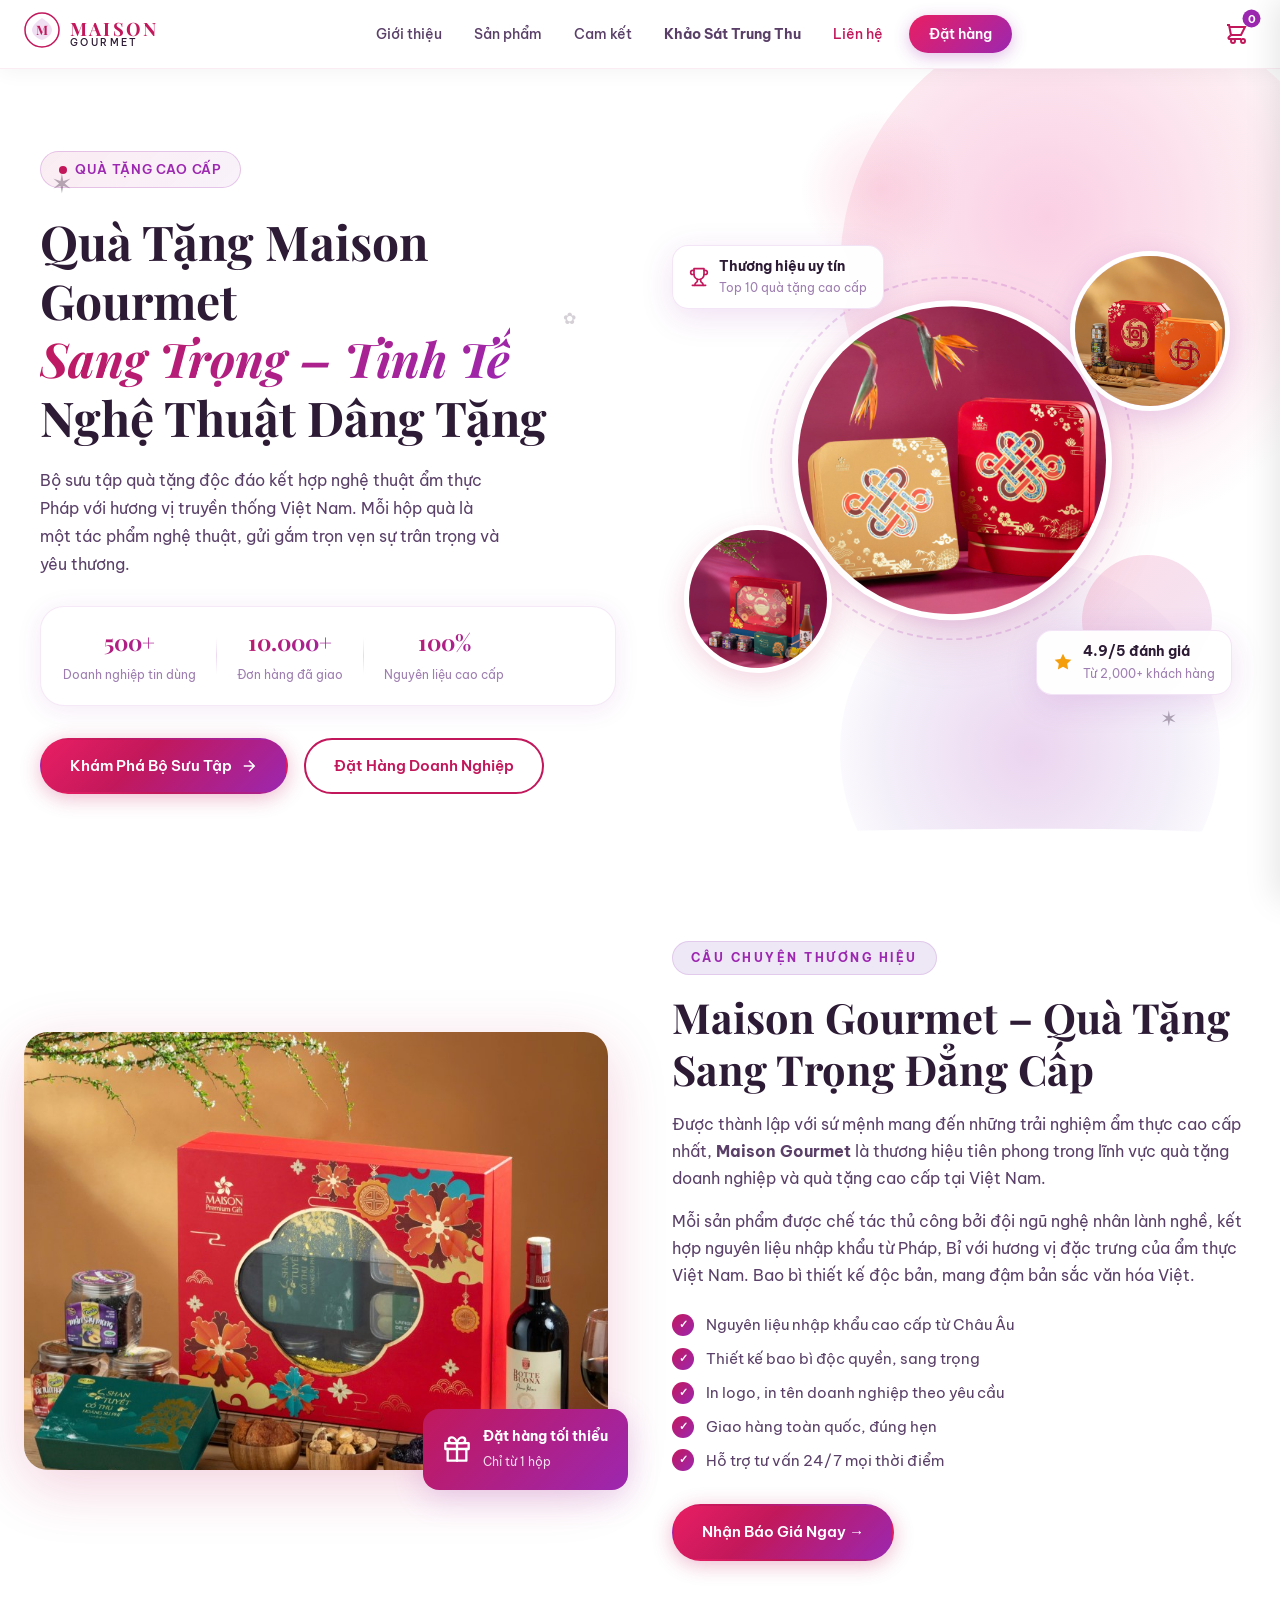
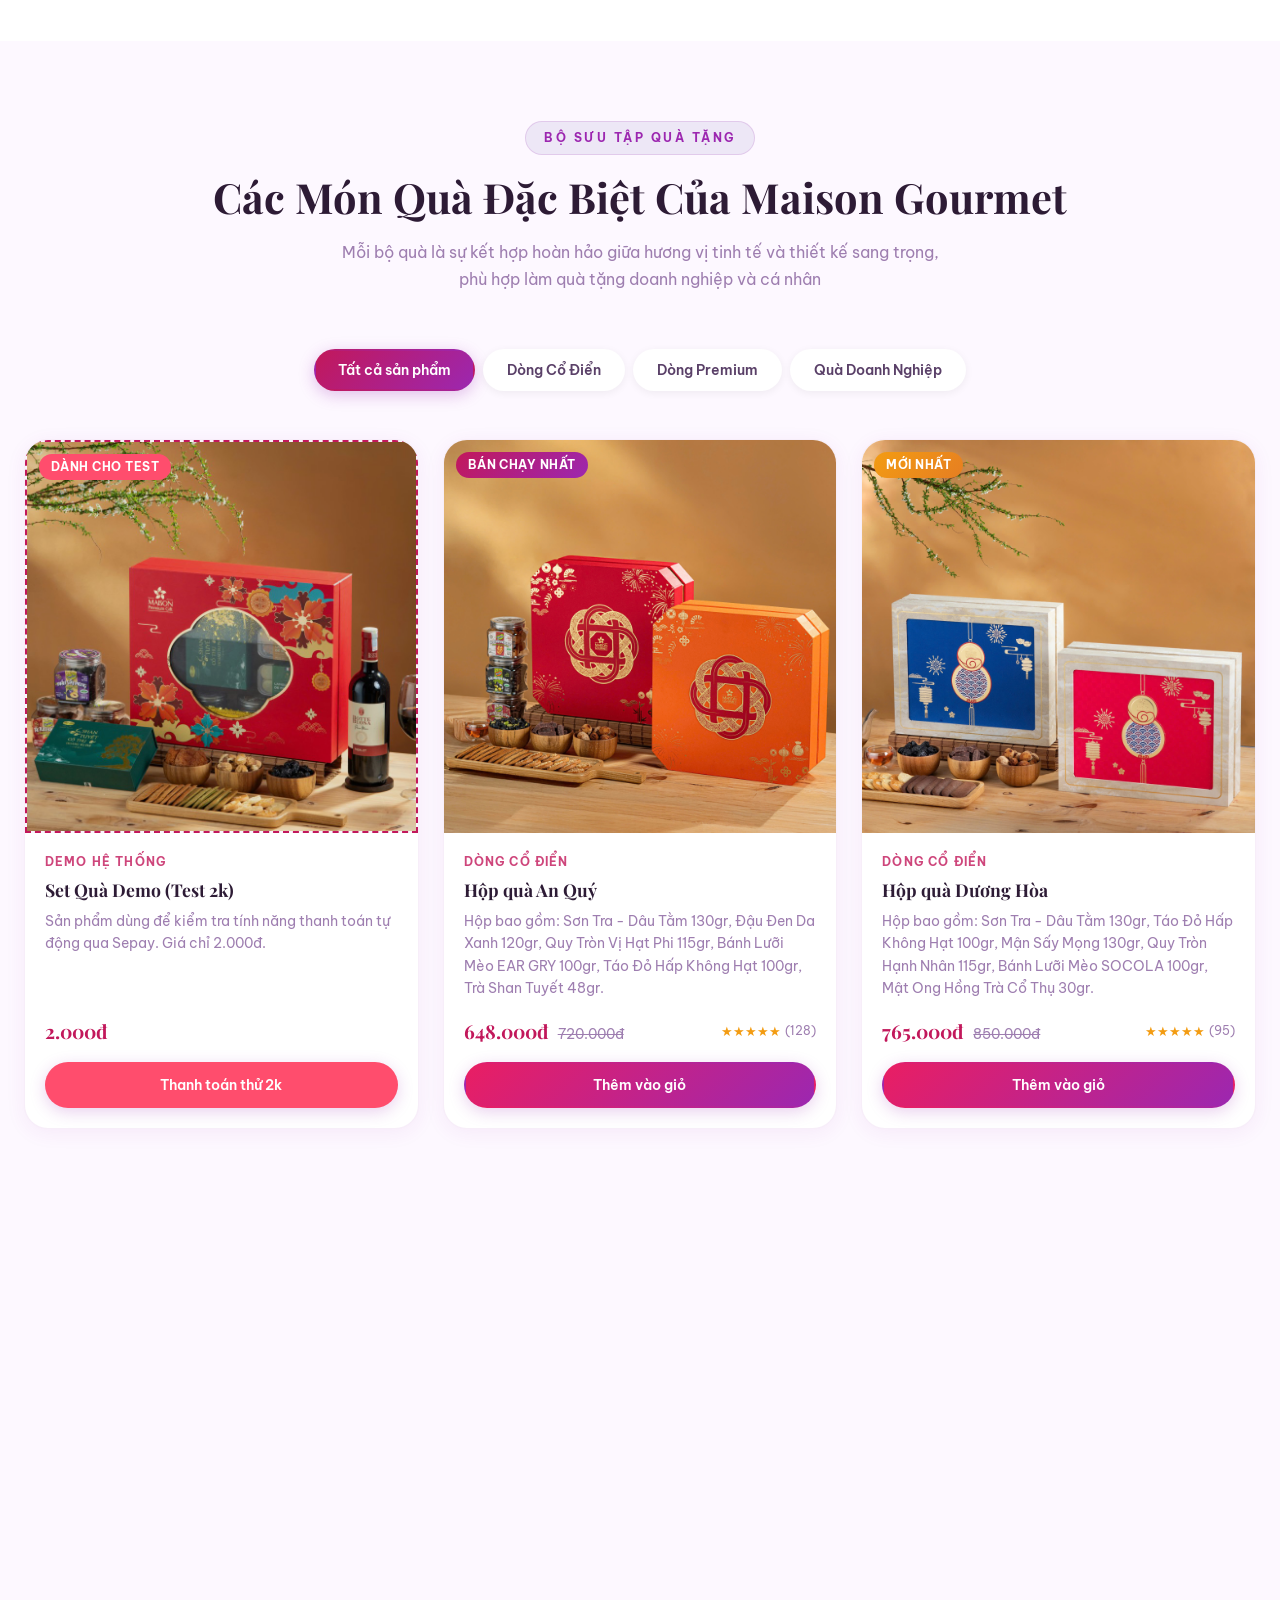
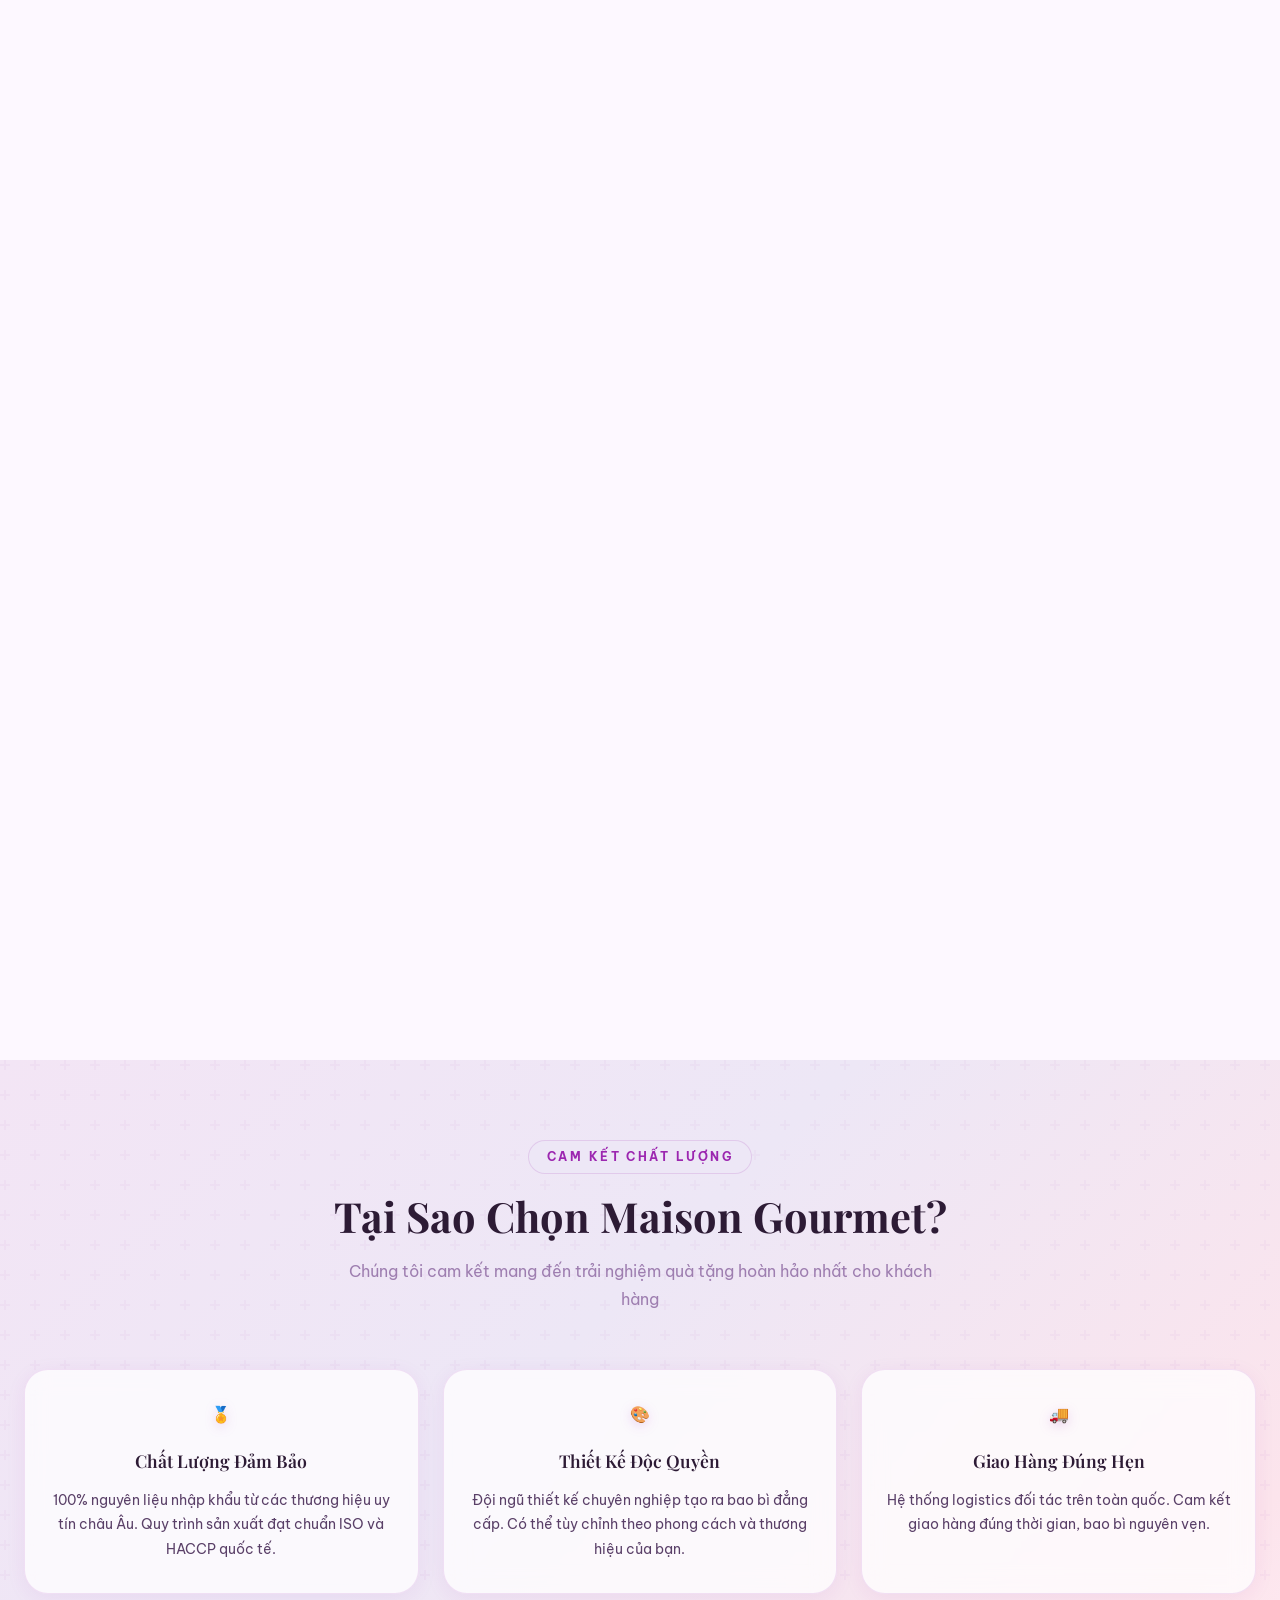
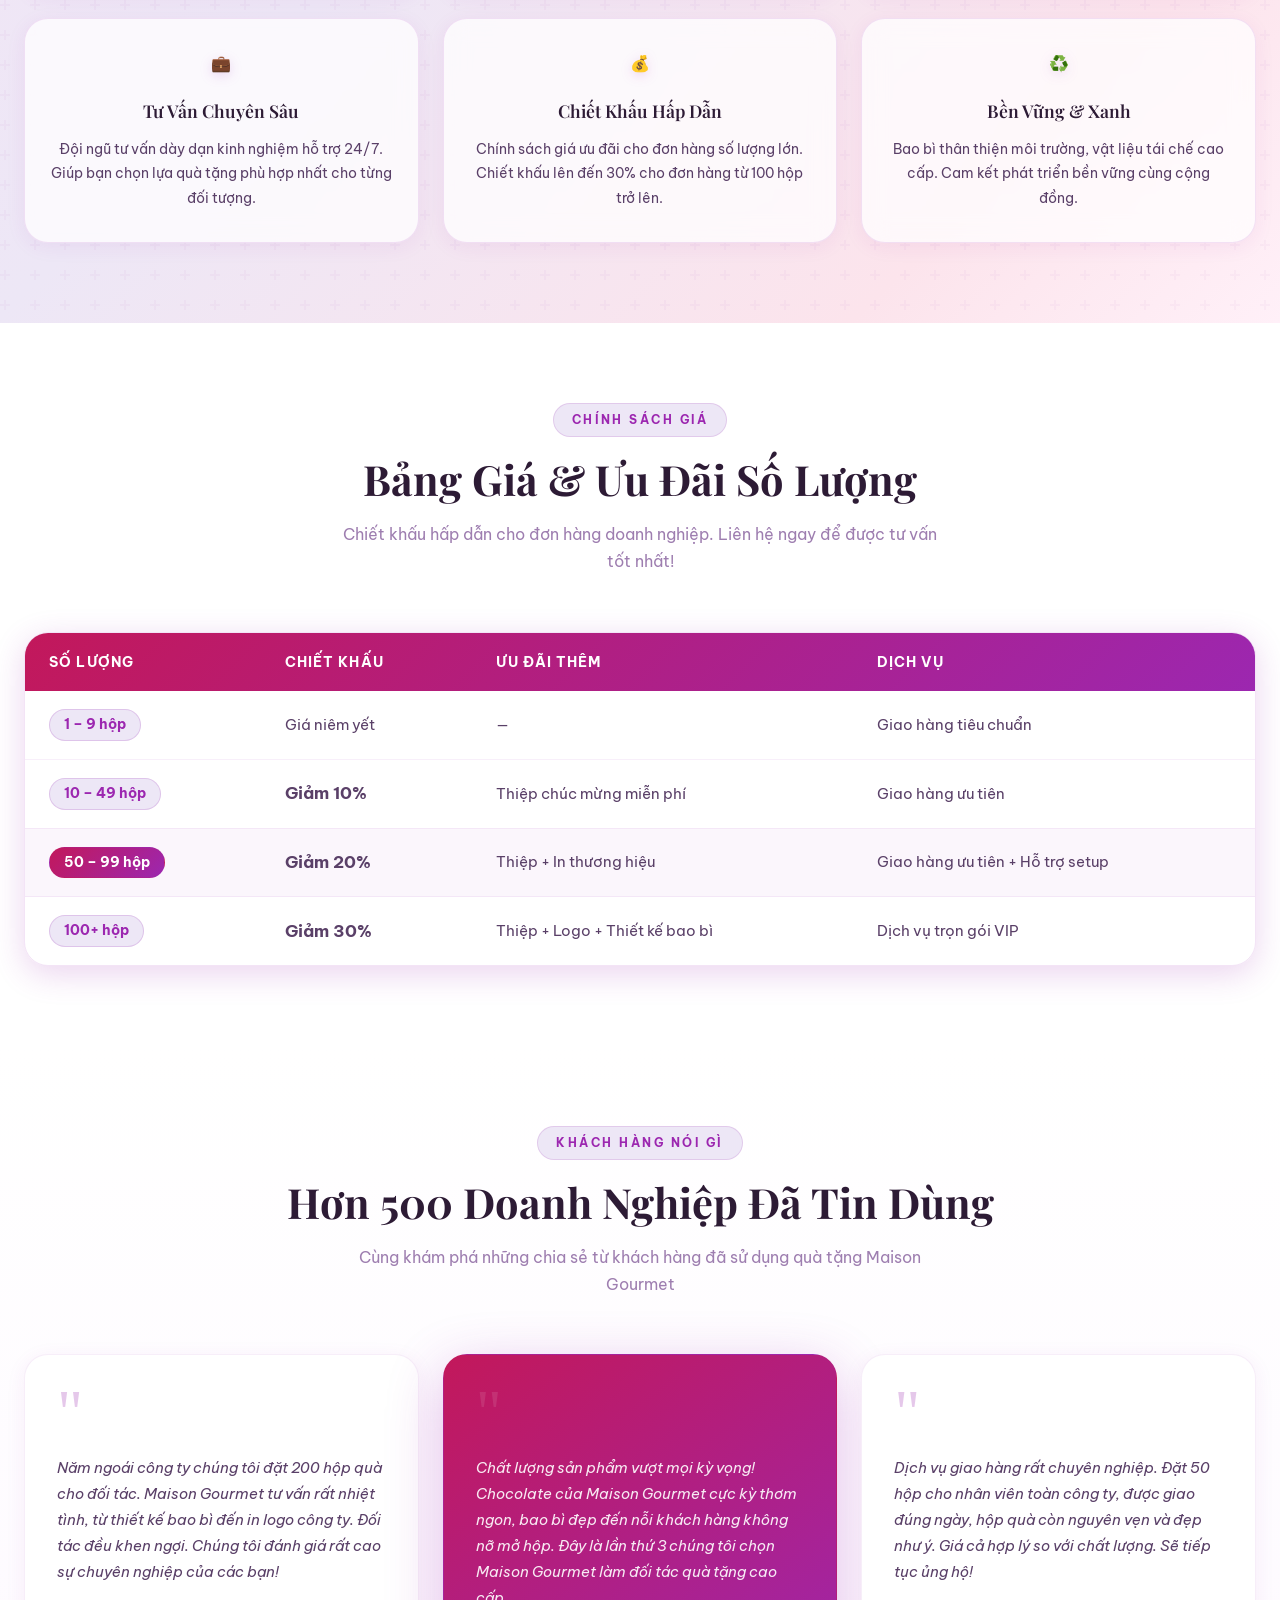
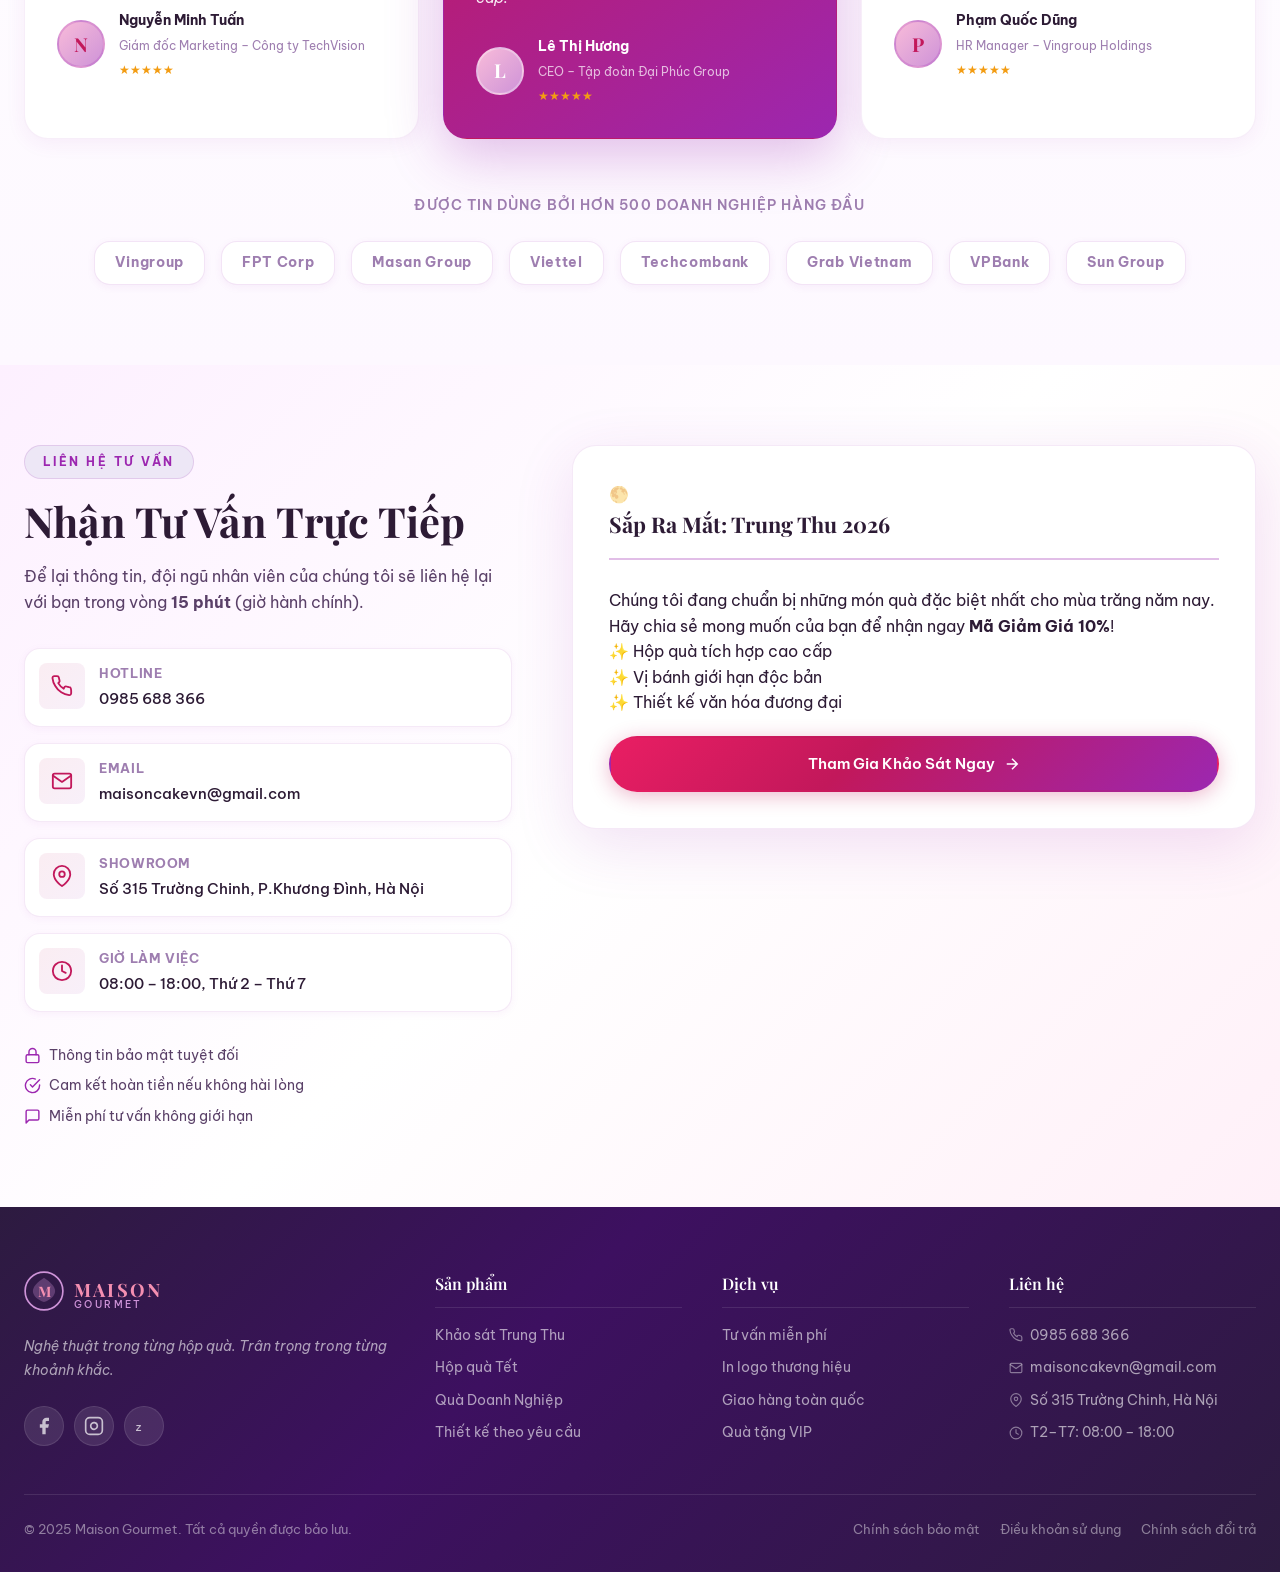
<file: index.html>
<!DOCTYPE html>
<html lang="vi">
<head>
  <meta charset="UTF-8" />
  <meta name="viewport" content="width=device-width, initial-scale=1.0" />
  <meta name="description" content="Maison Gourmet - Quà Tặng Cao Cấp. Bộ quà tặng sang trọng, tinh tế dành cho doanh nghiệp và cá nhân. Đặt hàng ngay hôm nay!" />
  <meta property="og:title" content="Quà Tặng Maison Gourmet - Sang Trọng & Tinh Tế" />
  <meta property="og:description" content="Bộ sưu tập quà tặng cao cấp từ Maison Gourmet - Lựa chọn hoàn hảo cho doanh nghiệp và cá nhân" />
  <title>Quà Tặng Maison Gourmet | Sang Trọng – Tinh Tế – Đẳng Cấp</title>
  <link rel="preconnect" href="https://fonts.googleapis.com" />
  <link rel="preconnect" href="https://fonts.gstatic.com" crossorigin />
  <link href="https://fonts.googleapis.com/css2?family=Playfair+Display:ital,wght@0,400;0,600;0,700;1,400&family=Be+Vietnam+Pro:wght@300;400;500;600;700&display=swap" rel="stylesheet" />
  <link rel="stylesheet" href="style.css" />
</head>
<body>

  <!-- TOP ANNOUNCEMENT BAR -->
  <div class="announcement-bar" id="announcement-bar">
    <div class="announcement-inner">
      <span style="display:inline-flex;align-items:center;gap:5px"><svg width="13" height="13" fill="none" viewBox="0 0 24 24" stroke="currentColor" stroke-width="2.5" style="opacity:.9"><polyline points="20 12 20 22 4 22 4 12"/><rect x="2" y="7" width="20" height="5"/><line x1="12" y1="22" x2="12" y2="7"/><path d="M12 7H7.5a2.5 2.5 0 0 1 0-5C11 2 12 7 12 7z"/><path d="M12 7h4.5a2.5 2.5 0 0 0 0-5C13 2 12 7 12 7z"/></svg> Đặt hàng từ 50 hộp – Tặng ngay thiệp chúc mừng in tên thương hiệu miễn phí!</span>
      <span class="divider">|</span>
      <span style="display:inline-flex;align-items:center;gap:5px"><svg width="13" height="13" fill="none" viewBox="0 0 24 24" stroke="currentColor" stroke-width="2.5" style="opacity:.9"><rect x="1" y="3" width="15" height="13"/><polygon points="16 8 20 8 23 11 23 16 16 16 16 8"/><circle cx="5.5" cy="18.5" r="2.5"/><circle cx="18.5" cy="18.5" r="2.5"/></svg> Giao hàng toàn quốc – Miễn phí từ 20 hộp</span>
      <span class="divider">|</span>
      <span style="display:inline-flex;align-items:center;gap:5px"><svg width="13" height="13" fill="none" viewBox="0 0 24 24" stroke="currentColor" stroke-width="2.5" style="opacity:.9"><path d="M22 16.92v3a2 2 0 0 1-2.18 2 19.79 19.79 0 0 1-8.63-3.07A19.5 19.5 0 0 1 4.69 12a19.79 19.79 0 0 1-3.07-8.67A2 2 0 0 1 3.6 1.27h3a2 2 0 0 1 2 1.72c.127.96.361 1.903.7 2.81a2 2 0 0 1-.45 2.11L7.91 8.91a16 16 0 0 0 6 6l.91-1.91a2 2 0 0 1 2.11-.45c.907.339 1.85.573 2.81.7A2 2 0 0 1 21.73 15z"/></svg> Hotline: <strong>0985 688 366</strong></span>
    </div>
  </div>

  <!-- FLASH SALE BANNER -->
  <div class="flash-sale-banner" id="flash-sale-banner" style="display: none;">
    <div class="sale-info">
      <svg width="24" height="24" viewBox="0 0 24 24" fill="none" stroke="currentColor" stroke-width="3"><path d="M13 2L3 14h9l-1 8 10-12h-9l1-8z"/></svg>
      <span>FLASH SALE GIẢM 30% – CHỈ CÒN:</span>
    </div>
    <div class="countdown-timer" id="countdown-timer">
      <div class="timer-unit">
        <span class="timer-box" id="timer-days">00</span>
        <span class="timer-label">Ngày</span>
      </div>
      <div class="timer-unit">
        <span class="timer-box" id="timer-hours">00</span>
        <span class="timer-label">Giờ</span>
      </div>
      <div class="timer-unit">
        <span class="timer-box" id="timer-mins">00</span>
        <span class="timer-label">Phút</span>
      </div>
      <div class="timer-unit">
        <span class="timer-box" id="timer-secs">00</span>
        <span class="timer-label">Giây</span>
      </div>
    </div>
  </div>

  <!-- NAVIGATION -->
  <nav class="navbar" id="navbar">
    <div class="nav-container">
      <a href="#" class="nav-logo" id="nav-logo-link">
        <div class="logo-mark">
          <svg width="36" height="36" viewBox="0 0 36 36" fill="none">
            <circle cx="18" cy="18" r="17" stroke="#c2185b" stroke-width="1.5"/>
            <path d="M18 6 C12 10, 8 14, 8 18 C8 22, 12 26, 18 28 C24 26, 28 22, 28 18 C28 14, 24 10, 18 6Z" fill="#9c27b0" opacity="0.15"/>
            <text x="18" y="23" text-anchor="middle" font-family="Playfair Display" font-size="13" font-weight="700" fill="#c2185b">M</text>
          </svg>
        </div>
        <div class="logo-text">
          <span class="logo-main">MAISON</span>
          <span class="logo-sub">GOURMET</span>
        </div>
      </a>

      <ul class="nav-links" id="nav-links">
        <li><a href="#about" class="nav-link">Giới thiệu</a></li>
        <li><a href="#products" class="nav-link">Sản phẩm</a></li>
        <li><a href="#why-us" class="nav-link">Cam kết</a></li>
        <li><a href="khao-sat-trung-thu.html" class="nav-link" style="color:var(--primary); font-weight:700">Khảo Sát Trung Thu</a></li>
        <li><a href="#order" class="nav-link">Liên hệ</a></li>
        <li><a href="#order" class="nav-cta-link">Đặt hàng</a></li>
      </ul>

      <div class="nav-actions">
        <button class="cart-btn" id="cart-btn" aria-label="Giỏ hàng">
          <svg width="24" height="24" fill="none" viewBox="0 0 24 24" stroke="currentColor" stroke-width="2"><path d="M3 3h2l.4 2M7 13h10l4-8H5.4M7 13L5.4 5M7 13l-2.293 2.293c-.63.63-.184 1.707.707 1.707H17M9 21a2 2 0 100-4 2 2 0 000 4zm10 0a2 2 0 100-4 2 2 0 000 4z"/></svg>
          <span class="cart-badge" id="cart-badge">0</span>
        </button>
        <button class="hamburger" id="hamburger" aria-label="Menu">
          <span></span><span></span><span></span>
        </button>
      </div>
    </div>
  </nav>

  <!-- HERO SECTION -->
  <section class="hero" id="hero">
    <div class="hero-bg-decoration">
      <div class="hero-blob-pink"></div>
      <div class="hero-blob-purple"></div>
      <div class="hero-blob-sm"></div>
      <div class="petal petal-1">✶</div>
      <div class="petal petal-2">✵</div>
      <div class="petal petal-3">✿</div>
      <div class="petal petal-4">✶</div>
    </div>

    <div class="hero-container">
      <div class="hero-content">
        <div class="hero-badge">
          <span class="badge-dot"></span>
          Quà Tặng Cao Cấp
        </div>
        <h1 class="hero-title">
          Quà Tặng Maison Gourmet<br/>
          <em>Sang Trọng – Tinh Tế</em><br/>
          Nghệ Thuật Dâng Tặng
        </h1>
        <p class="hero-description">
          Bộ sưu tập quà tặng độc đáo kết hợp nghệ thuật ẩm thực Pháp với hương vị truyền thống Việt Nam.
          Mỗi hộp quà là một tác phẩm nghệ thuật, gửi gắm trọn vẹn sự trân trọng và yêu thương.
        </p>
        <div class="hero-stats">
          <div class="stat-item">
            <strong>500+</strong>
            <span>Doanh nghiệp tin dùng</span>
          </div>
          <div class="stat-divider"></div>
          <div class="stat-item">
            <strong>10,000+</strong>
            <span>Đơn hàng đã giao</span>
          </div>
          <div class="stat-divider"></div>
          <div class="stat-item">
            <strong>100%</strong>
            <span>Nguyên liệu cao cấp</span>
          </div>
        </div>
        <div class="hero-actions">
          <a href="#products" class="btn btn-primary" id="hero-explore-btn">
            <span>Khám Phá Bộ Sưu Tập</span>
            <svg width="18" height="18" viewBox="0 0 24 24" fill="none" stroke="currentColor" stroke-width="2"><path d="M5 12h14M12 5l7 7-7 7"/></svg>
          </a>
          <a href="#order" class="btn btn-outline" id="hero-order-btn">Đặt Hàng Doanh Nghiệp</a>
        </div>
      </div>

      <div class="hero-visual" id="hero-visual">
        <!-- Decorative rotating ring -->
        <div class="hero-ring-deco"></div>

        <!-- Main large circle -->
        <div class="hero-circle-main" id="hero-circle-main">
          <img src="hero_product.png" alt="Quà tặng Maison Gourmet cao cấp" id="hero-main-img" />
        </div>

        <!-- Small circle top-right -->
        <div class="hero-circle-sm1" id="hero-circle-sm1" title="Nhấn để xem">
          <img src="product1.png" alt="Hộp quà cao cấp" />
        </div>

        <!-- Small circle bottom-left -->
        <div class="hero-circle-sm2" id="hero-circle-sm2" title="Nhấn để xem">
          <img src="product3.png" alt="Hộp quà doanh nghiệp" />
        </div>

        <!-- Decorative pink blob -->
        <div class="hero-pink-blob"></div>

        <!-- Floating badge top-left -->
        <div class="hero-badge-float badge-float-top">
          <span style="display:flex;align-items:center;color:#c2185b">
            <svg width="20" height="20" fill="none" viewBox="0 0 24 24" stroke="currentColor" stroke-width="2" stroke-linecap="round" stroke-linejoin="round"><path d="M6 9H4.5a2.5 2.5 0 0 1 0-5H6"/><path d="M18 9h1.5a2.5 2.5 0 0 0 0-5H18"/><path d="M4 22h16"/><path d="M10 14.66V17c0 .55-.47.98-.97 1.21C7.85 18.75 7 20.24 7 22"/><path d="M14 14.66V17c0 .55.47.98.97 1.21C16.15 18.75 17 20.24 17 22"/><path d="M18 2H6v7a6 6 0 0 0 12 0V2z"/></svg>
          </span>
          <div>
            <strong>Thương hiệu uy tín</strong>
            <small>Top 10 quà tặng cao cấp</small>
          </div>
        </div>

        <!-- Floating badge bottom-right -->
        <div class="hero-badge-float badge-float-bottom">
          <span style="display:flex;align-items:center;color:#f59e0b">
            <svg width="20" height="20" viewBox="0 0 24 24" fill="currentColor"><polygon points="12 2 15.09 8.26 22 9.27 17 14.14 18.18 21.02 12 17.77 5.82 21.02 7 14.14 2 9.27 8.91 8.26 12 2"/></svg>
          </span>
          <div>
            <strong>4.9/5 đánh giá</strong>
            <small>Từ 2,000+ khách hàng</small>
          </div>
        </div>
      </div>
    </div>

    <div class="hero-wave">
      <svg viewBox="0 0 1440 80" preserveAspectRatio="none" xmlns="http://www.w3.org/2000/svg">
        <path d="M0,40 C360,80 1080,0 1440,40 L1440,80 L0,80 Z" fill="#ffffff"/>
      </svg>
    </div>
  </section>

  <!-- ABOUT SECTION -->
  <section class="about-section" id="about">
    <div class="section-container">
      <div class="about-grid">
        <div class="about-image-col">
          <div class="about-img-wrap">
            <img src="product_set.png" alt="Bộ sưu tập quà tặng Maison Gourmet" class="about-img" />
            <div class="about-badge-card">
              <div class="badge-card-icon" style="display:flex;align-items:center;color:#fff">
                <svg width="28" height="28" fill="none" viewBox="0 0 24 24" stroke="currentColor" stroke-width="2" stroke-linecap="round" stroke-linejoin="round"><polyline points="20 12 20 22 4 22 4 12"/><rect x="2" y="7" width="20" height="5"/><line x1="12" y1="22" x2="12" y2="7"/><path d="M12 7H7.5a2.5 2.5 0 0 1 0-5C11 2 12 7 12 7z"/><path d="M12 7h4.5a2.5 2.5 0 0 0 0-5C13 2 12 7 12 7z"/></svg>
              </div>
              <div class="badge-card-text">
                <strong>Đặt hàng tối thiểu</strong>
                <span>Chỉ từ 1 hộp</span>
              </div>
            </div>
          </div>
        </div>

        <div class="about-content-col">
          <div class="section-label">Câu chuyện thương hiệu</div>
          <h2 class="section-title">Maison Gourmet – Quà Tặng Sang Trọng Đẳng Cấp</h2>
          <p class="about-text">
            Được thành lập với sứ mệnh mang đến những trải nghiệm ẩm thực cao cấp nhất,
            <strong>Maison Gourmet</strong> là thương hiệu tiên phong trong lĩnh vực quà tặng
            doanh nghiệp và quà tặng cao cấp tại Việt Nam.
          </p>
          <p class="about-text">
            Mỗi sản phẩm được chế tác thủ công bởi đội ngũ nghệ nhân lành nghề, kết hợp
            nguyên liệu nhập khẩu từ Pháp, Bỉ với hương vị đặc trưng của ẩm thực Việt Nam.
            Bao bì thiết kế độc bản, mang đậm bản sắc văn hóa Việt.
          </p>
          <div class="about-features">
            <div class="feature-item">
              <div class="feature-icon">✓</div>
              <span>Nguyên liệu nhập khẩu cao cấp từ Châu Âu</span>
            </div>
            <div class="feature-item">
              <div class="feature-icon">✓</div>
              <span>Thiết kế bao bì độc quyền, sang trọng</span>
            </div>
            <div class="feature-item">
              <div class="feature-icon">✓</div>
              <span>In logo, in tên doanh nghiệp theo yêu cầu</span>
            </div>
            <div class="feature-item">
              <div class="feature-icon">✓</div>
              <span>Giao hàng toàn quốc, đúng hẹn</span>
            </div>
            <div class="feature-item">
              <div class="feature-icon">✓</div>
              <span>Hỗ trợ tư vấn 24/7 mọi thời điểm</span>
            </div>
          </div>
          <a href="#order" class="btn btn-primary" id="about-cta-btn">Nhận Báo Giá Ngay →</a>
        </div>
      </div>
    </div>
  </section>

  <!-- PRODUCTS SECTION -->
  <section class="products-section" id="products">
    <div class="section-container">
      <div class="section-header">
        <div class="section-label">Bộ sưu tập quà tặng</div>
        <h2 class="section-title">Các Món Quà Đặc Biệt Của Maison Gourmet</h2>
        <p class="section-subtitle">Mỗi bộ quà là sự kết hợp hoàn hảo giữa hương vị tinh tế và thiết kế sang trọng, phù hợp làm quà tặng doanh nghiệp và cá nhân</p>
      </div>

      <!-- Product Filter Tabs -->
      <div class="product-tabs" id="product-tabs">
        <button class="tab-btn active" data-filter="all" id="tab-all">Tất cả sản phẩm</button>
        <button class="tab-btn" data-filter="classic" id="tab-classic">Dòng Cổ Điển</button>
        <button class="tab-btn" data-filter="premium" id="tab-premium">Dòng Premium</button>
        <button class="tab-btn" data-filter="corp" id="tab-corp">Quà Doanh Nghiệp</button>
      </div>

      <div class="products-grid" id="products-grid">

        <!-- Product Demo TEST -->
        <div class="product-card" data-category="classic" id="product-card-demo">
          <div class="product-image-wrap" style="border: 2px dashed var(--primary); background: rgba(156, 39, 176, 0.05);">
            <span class="product-badge-tag bestseller" style="background:#ff4d6d">DÀNH CHO TEST</span>
            <img src="product_set.png" alt="Set Quà Demo (Test 2k)" class="product-img" style="filter: brightness(0.9);" />
            <div class="product-overlay">
              <button class="btn-overlay add-to-cart-btn" data-id="99" data-name="Set Quà Demo (Test 2k)" data-price="2000" data-img="product_set.png">Thanh toán thử 2k</button>
            </div>
          </div>
          <div class="product-info">
            <div class="product-category-tag">Demo Hệ Thống</div>
            <h3 class="product-name">Set Quà Demo (Test 2k)</h3>
            <p class="product-desc">Sản phẩm dùng để kiểm tra tính năng thanh toán tự động qua Sepay. Giá chỉ 2.000đ.</p>
            <div class="product-price-row">
              <div>
                <span class="product-price">2.000đ</span>
              </div>
            </div>
            <button class="btn btn-product add-to-cart-btn" data-id="99" data-name="Set Quà Demo (Test 2k)" data-price="2000" data-img="product_set.png" style="background:#ff4d6d">Thanh toán thử 2k</button>
          </div>
        </div>

        <!-- Product 1 -->
        <div class="product-card" data-category="classic" id="product-card-1">
          <div class="product-image-wrap">
            <span class="product-badge-tag">Bán chạy nhất</span>
            <img src="product1.png" alt="Hộp quà An Quý" class="product-img" />
            <div class="product-overlay">
              <button class="btn-overlay add-to-cart-btn" data-id="1" data-name="Hộp quà An Quý" data-price="648000" data-img="product1.png">Thêm vào giỏ</button>
            </div>
          </div>
          <div class="product-info">
            <div class="product-category-tag">Dòng Cổ Điển</div>
            <h3 class="product-name">Hộp quà An Quý</h3>
            <p class="product-desc">Hộp bao gồm: Sơn Tra - Dâu Tằm 130gr, Đậu Đen Da Xanh 120gr, Quy Tròn Vị Hạt Phi 115gr, Bánh Lưỡi Mèo EAR GRY 100gr, Táo Đỏ Hấp Không Hạt 100gr, Trà Shan Tuyết 48gr.</p>
            <div class="product-price-row">
              <div>
                <span class="product-price">648.000đ</span>
                <span class="product-price-old">720.000đ</span>
              </div>
              <div class="product-rating">
                <span class="stars">★★★★★</span>
                <span class="rating-count">(128)</span>
              </div>
            </div>
            <button class="btn btn-product add-to-cart-btn" data-id="1" data-name="Hộp quà An Quý" data-price="648000" data-img="product1.png">Thêm vào giỏ</button>
          </div>
        </div>

        <!-- Product 2 -->
        <div class="product-card" data-category="classic" id="product-card-2">
          <div class="product-image-wrap">
            <span class="product-badge-tag bestseller">Mới nhất</span>
            <img src="product2.png" alt="Hộp quà Dương Hòa" class="product-img" />
            <div class="product-overlay">
              <button class="btn-overlay add-to-cart-btn" data-id="2" data-name="Hộp quà Dương Hòa" data-price="765000" data-img="product2.png">Thêm vào giỏ</button>
            </div>
          </div>
          <div class="product-info">
            <div class="product-category-tag">Dòng Cổ Điển</div>
            <h3 class="product-name">Hộp quà Dương Hòa</h3>
            <p class="product-desc">Hộp bao gồm: Sơn Tra - Dâu Tằm 130gr, Táo Đỏ Hấp Không Hạt 100gr, Mận Sấy Mọng 130gr, Quy Tròn Hạnh Nhân 115gr, Bánh Lưỡi Mèo SOCOLA 100gr, Mật Ong Hồng Trà Cổ Thụ 30gr.</p>
            <div class="product-price-row">
              <div>
                <span class="product-price">765.000đ</span>
                <span class="product-price-old">850.000đ</span>
              </div>
              <div class="product-rating">
                <span class="stars">★★★★★</span>
                <span class="rating-count">(95)</span>
              </div>
            </div>
            <button class="btn btn-product add-to-cart-btn" data-id="2" data-name="Hộp quà Dương Hòa" data-price="765000" data-img="product2.png">Thêm vào giỏ</button>
          </div>
        </div>

        <!-- Product 3 -->
        <div class="product-card" data-category="premium" id="product-card-3">
          <div class="product-image-wrap">
            <span class="product-badge-tag" style="background: linear-gradient(135deg, #8e24aa, #c0392b);">Premium</span>
            <img src="product3.png" alt="Hộp quà Tài Lộc" class="product-img" />
            <div class="product-overlay">
              <button class="btn-overlay add-to-cart-btn" data-id="3" data-name="Hộp quà Tài Lộc" data-price="855000" data-img="product3.png">Thêm vào giỏ</button>
            </div>
          </div>
          <div class="product-info">
            <div class="product-category-tag">Dòng Premium</div>
            <h3 class="product-name">Hộp quà Tài Lộc</h3>
            <p class="product-desc">Hộp bao gồm: Sơn Tra - Dâu Tằm 130gr, Táo Đỏ Hấp Không Hạt 100gr, Mận Sấy Mọng 130gr, Trà Shan Tuyết 48gr, Bánh Lưỡi Mèo EAR GRY 100gr, Rượu Mơ - Haruka 500ml.</p>
            <div class="product-price-row">
              <div>
                <span class="product-price">855.000đ</span>
                <span class="product-price-old">950.000đ</span>
              </div>
              <div class="product-rating">
                <span class="stars">★★★★★</span>
                <span class="rating-count">(204)</span>
              </div>
            </div>
            <button class="btn btn-product add-to-cart-btn" data-id="3" data-name="Hộp quà Tài Lộc" data-price="855000" data-img="product3.png">Thêm vào giỏ</button>
          </div>
        </div>

        <!-- Product 4 -->
        <div class="product-card" data-category="premium" id="product-card-4">
          <div class="product-image-wrap">
            <span class="product-badge-tag" style="background: linear-gradient(135deg, #e67e22, #c0392b);">Giới hạn</span>
            <img src="product4.png" alt="Hộp quà Ngọc Quý" class="product-img" />
            <div class="product-overlay">
              <button class="btn-overlay add-to-cart-btn" data-id="4" data-name="Hộp quà Ngọc Quý" data-price="990000" data-img="product4.png">Thêm vào giỏ</button>
            </div>
          </div>
          <div class="product-info">
            <div class="product-category-tag">Dòng Premium</div>
            <h3 class="product-name">Hộp quà Ngọc Quý</h3>
            <p class="product-desc">Hộp bao gồm: Sơn Tra - Dâu Tằm 250gr, Táo Đỏ Hấp Không Hạt 180gr, Mận Sấy Mọng 250gr, Quy Tròn Vị Hạt Phi 165gr, Bánh Lưỡi Mèo SOCOLA 140gr, Hồng Trà Mật Ong Cổ Thụ 30gr.</p>
            <div class="product-price-row">
              <div>
                <span class="product-price">990.000đ</span>
                <span class="product-price-old">1.100.000đ</span>
              </div>
              <div class="product-rating">
                <span class="stars">★★★★☆</span>
                <span class="rating-count">(67)</span>
              </div>
            </div>
            <button class="btn btn-product add-to-cart-btn" data-id="4" data-name="Hộp quà Ngọc Quý" data-price="990000" data-img="product4.png">Thêm vào giỏ</button>
          </div>
        </div>

        <!-- Product 5 -->
        <div class="product-card" data-category="corp" id="product-card-5">
          <div class="product-image-wrap">
            <span class="product-badge-tag bestseller">Doanh nghiệp</span>
            <img src="product_set.png" alt="Hộp quà Vinh Hoa" class="product-img" />
            <div class="product-overlay">
              <button class="btn-overlay add-to-cart-btn" data-id="5" data-name="Hộp quà Vinh Hoa" data-price="1395000" data-img="product_set.png">Thêm vào giỏ</button>
            </div>
          </div>
          <div class="product-info">
            <div class="product-category-tag">Dòng Doanh nghiệp</div>
            <h3 class="product-name">Hộp quà Vinh Hoa</h3>
            <p class="product-desc">Hộp bao gồm: Táo Tươi Hấp Mềm 120gr, Sung Chín Nguyên Quả 130gr, Mận Sấy Mọng 130gr, Bánh Lưỡi Mèo Matcha 100gr, Quy Tròn Hạnh Nhân 115gr, Bánh Lưỡi Mèo EAR GRY 100gr, Trà Shan Tuyết 48gr, Vang ITALY BOTTE 750ml.</p>
            <div class="product-price-row">
              <div>
                <span class="product-price">1.395.000đ</span>
                <span class="product-price-old">1.550.000đ</span>
              </div>
              <div class="product-rating">
                <span class="stars">★★★★★</span>
                <span class="rating-count">(42)</span>
              </div>
            </div>
            <button class="btn btn-product add-to-cart-btn" data-id="5" data-name="Hộp quà Vinh Hoa" data-price="1395000" data-img="product_set.png">Thêm vào giỏ</button>
          </div>
        </div>

        <!-- Product 6 -->
        <div class="product-card" data-category="corp" id="product-card-6">
          <div class="product-image-wrap">
            <span class="product-badge-tag bestseller">Vạn An</span>
            <img src="hero_product.png" alt="Hộp quà Vạn An" class="product-img" />
            <div class="product-overlay">
              <button class="btn-overlay add-to-cart-btn" data-id="6" data-name="Hộp quà Vạn An" data-price="1620000" data-img="hero_product.png">Thêm vào giỏ</button>
            </div>
          </div>
          <div class="product-info">
            <div class="product-category-tag">Dòng Doanh nghiệp</div>
            <h3 class="product-name">Hộp quà Vạn An</h3>
            <p class="product-desc">Hộp bao gồm: Sơn Tra - Dâu Tằm 250gr, Táo Đỏ Hấp Không Hạt 180gr, Sung Chín Nguyên Quả 250gr, Mận Sấy Mọng 250gr, Trà Phổ Nhĩ 48gr, Vang ITALY - Terre Forti 750ml.</p>
            <div class="product-price-row">
              <div>
                <span class="product-price">1.620.000đ</span>
                <span class="product-price-old">1.800.000đ</span>
              </div>
              <div class="product-rating">
                <span class="stars">★★★★★</span>
                <span class="rating-count">(185)</span>
              </div>
            </div>
            <button class="btn btn-product add-to-cart-btn" data-id="6" data-name="Hộp quà Vạn An" data-price="1620000" data-img="hero_product.png">Thêm vào giỏ</button>
          </div>
        </div>
      </div>
    </div>
  </section>

  <!-- WHY US SECTION -->
  <section class="why-us-section" id="why-us">
    <div class="section-container">
      <div class="section-header">
        <div class="section-label">Cam kết chất lượng</div>
        <h2 class="section-title">Tại Sao Chọn Maison Gourmet?</h2>
        <p class="section-subtitle">Chúng tôi cam kết mang đến trải nghiệm quà tặng hoàn hảo nhất cho khách hàng</p>
      </div>

      <div class="reasons-grid">
        <div class="reason-card" id="reason-1">
          <div class="reason-icon">🏅</div>
          <h3>Chất Lượng Đảm Bảo</h3>
          <p>100% nguyên liệu nhập khẩu từ các thương hiệu uy tín châu Âu. Quy trình sản xuất đạt chuẩn ISO và HACCP quốc tế.</p>
        </div>
        <div class="reason-card" id="reason-2">
          <div class="reason-icon">🎨</div>
          <h3>Thiết Kế Độc Quyền</h3>
          <p>Đội ngũ thiết kế chuyên nghiệp tạo ra bao bì đẳng cấp. Có thể tùy chỉnh theo phong cách và thương hiệu của bạn.</p>
        </div>
        <div class="reason-card" id="reason-3">
          <div class="reason-icon">🚚</div>
          <h3>Giao Hàng Đúng Hẹn</h3>
          <p>Hệ thống logistics đối tác trên toàn quốc. Cam kết giao hàng đúng thời gian, bao bì nguyên vẹn.</p>
        </div>
        <div class="reason-card" id="reason-4">
          <div class="reason-icon">💼</div>
          <h3>Tư Vấn Chuyên Sâu</h3>
          <p>Đội ngũ tư vấn dày dạn kinh nghiệm hỗ trợ 24/7. Giúp bạn chọn lựa quà tặng phù hợp nhất cho từng đối tượng.</p>
        </div>
        <div class="reason-card" id="reason-5">
          <div class="reason-icon">💰</div>
          <h3>Chiết Khấu Hấp Dẫn</h3>
          <p>Chính sách giá ưu đãi cho đơn hàng số lượng lớn. Chiết khấu lên đến 30% cho đơn hàng từ 100 hộp trở lên.</p>
        </div>
        <div class="reason-card" id="reason-6">
          <div class="reason-icon">♻️</div>
          <h3>Bền Vững & Xanh</h3>
          <p>Bao bì thân thiện môi trường, vật liệu tái chế cao cấp. Cam kết phát triển bền vững cùng cộng đồng.</p>
        </div>
      </div>
    </div>
  </section>

  <!-- PRICING SECTION -->
  <section class="pricing-section" id="pricing">
    <div class="section-container">
      <div class="section-header">
        <div class="section-label">Chính sách giá</div>
        <h2 class="section-title">Bảng Giá & Ưu Đãi Số Lượng</h2>
        <p class="section-subtitle">Chiết khấu hấp dẫn cho đơn hàng doanh nghiệp. Liên hệ ngay để được tư vấn tốt nhất!</p>
      </div>

      <div class="pricing-table-wrap">
        <table class="pricing-table" id="pricing-table">
          <thead>
            <tr>
              <th>Số Lượng</th>
              <th>Chiết Khấu</th>
              <th>Ưu Đãi Thêm</th>
              <th>Dịch Vụ</th>
            </tr>
          </thead>
          <tbody>
            <tr>
              <td><span class="qty-badge">1 – 9 hộp</span></td>
              <td>Giá niêm yết</td>
              <td>—</td>
              <td>Giao hàng tiêu chuẩn</td>
            </tr>
            <tr>
              <td><span class="qty-badge">10 – 49 hộp</span></td>
              <td class="discount-cell">Giảm 10%</td>
              <td>Thiệp chúc mừng miễn phí</td>
              <td>Giao hàng ưu tiên</td>
            </tr>
            <tr class="highlight-row">
              <td><span class="qty-badge popular">50 – 99 hộp</span></td>
              <td class="discount-cell">Giảm 20%</td>
              <td>Thiệp + In thương hiệu</td>
              <td>Giao hàng ưu tiên + Hỗ trợ setup</td>
            </tr>
            <tr>
              <td><span class="qty-badge">100+ hộp</span></td>
              <td class="discount-cell">Giảm 30%</td>
              <td>Thiệp + Logo + Thiết kế bao bì</td>
              <td>Dịch vụ trọn gói VIP</td>
            </tr>
          </tbody>
        </table>
      </div>
    </div>
  </section>

  <!-- TESTIMONIALS SECTION -->
  <section class="testimonials-section" id="testimonials">
    <div class="section-container">
      <div class="section-header">
        <div class="section-label">Khách hàng nói gì</div>
        <h2 class="section-title">Hơn 500 Doanh Nghiệp Đã Tin Dùng</h2>
        <p class="section-subtitle">Cùng khám phá những chia sẻ từ khách hàng đã sử dụng quà tặng Maison Gourmet</p>
      </div>

      <div class="testimonials-grid">
        <div class="testimonial-card" id="testimonial-1">
          <div class="quote-icon">"</div>
          <p class="testimonial-text">Năm ngoái công ty chúng tôi đặt 200 hộp quà cho đối tác. Maison Gourmet tư vấn rất nhiệt tình, từ thiết kế bao bì đến in logo công ty. Đối tác đều khen ngợi. Chúng tôi đánh giá rất cao sự chuyên nghiệp của các bạn!</p>
          <div class="testimonial-footer">
            <div class="testimonial-avatar">
              <div class="avatar-fallback">N</div>
            </div>
            <div class="testimonial-info">
              <strong>Nguyễn Minh Tuấn</strong>
              <span>Giám đốc Marketing – Công ty TechVision</span>
              <div class="stars-sm">★★★★★</div>
            </div>
          </div>
        </div>

        <div class="testimonial-card featured" id="testimonial-2">
          <div class="quote-icon">"</div>
          <p class="testimonial-text">Chất lượng sản phẩm vượt mọi kỳ vọng! Chocolate của Maison Gourmet cực kỳ thơm ngon, bao bì đẹp đến nỗi khách hàng không nỡ mở hộp. Đây là lần thứ 3 chúng tôi chọn Maison Gourmet làm đối tác quà tặng cao cấp.</p>
          <div class="testimonial-footer">
            <div class="testimonial-avatar">
              <div class="avatar-fallback">L</div>
            </div>
            <div class="testimonial-info">
              <strong>Lê Thị Hương</strong>
              <span>CEO – Tập đoàn Đại Phúc Group</span>
              <div class="stars-sm">★★★★★</div>
            </div>
          </div>
        </div>

        <div class="testimonial-card" id="testimonial-3">
          <div class="quote-icon">"</div>
          <p class="testimonial-text">Dịch vụ giao hàng rất chuyên nghiệp. Đặt 50 hộp cho nhân viên toàn công ty, được giao đúng ngày, hộp quà còn nguyên vẹn và đẹp như ý. Giá cả hợp lý so với chất lượng. Sẽ tiếp tục ủng hộ!</p>
          <div class="testimonial-footer">
            <div class="testimonial-avatar">
              <div class="avatar-fallback">P</div>
            </div>
            <div class="testimonial-info">
              <strong>Phạm Quốc Dũng</strong>
              <span>HR Manager – Vingroup Holdings</span>
              <div class="stars-sm">★★★★★</div>
            </div>
          </div>
        </div>
      </div>

      <!-- Trust Logos -->
      <div class="trust-section">
        <p class="trust-label">Được tin dùng bởi hơn 500 doanh nghiệp hàng đầu</p>
        <div class="trust-logos" id="trust-logos">
          <div class="trust-logo-item">Vingroup</div>
          <div class="trust-logo-item">FPT Corp</div>
          <div class="trust-logo-item">Masan Group</div>
          <div class="trust-logo-item">Viettel</div>
          <div class="trust-logo-item">Techcombank</div>
          <div class="trust-logo-item">Grab Vietnam</div>
          <div class="trust-logo-item">VPBank</div>
          <div class="trust-logo-item">Sun Group</div>
        </div>
      </div>
    </div>
  </section>

  <!-- ORDER FORM SECTION -->
  <section class="order-section" id="order">
    <div class="section-container">
      <div class="order-grid">
        <div class="order-info">
          <div class="section-label">Liên hệ tư vấn</div>
          <h2 class="section-title">Nhận Tư Vấn Trực Tiếp</h2>
          <p class="order-desc">Để lại thông tin, đội ngũ nhân viên của chúng tôi sẽ liên hệ lại với bạn trong vòng <strong>15 phút</strong> (giờ hành chính).</p>

          <div class="order-contact-items">
            <div class="contact-item">
              <div class="contact-icon"><svg width="22" height="22" fill="none" viewBox="0 0 24 24" stroke="currentColor" stroke-width="2" stroke-linecap="round" stroke-linejoin="round"><path d="M22 16.92v3a2 2 0 0 1-2.18 2 19.79 19.79 0 0 1-8.63-3.07A19.5 19.5 0 0 1 4.69 12a19.79 19.79 0 0 1-3.07-8.67A2 2 0 0 1 3.6 1.27h3a2 2 0 0 1 2 1.72c.127.96.361 1.903.7 2.81a2 2 0 0 1-.45 2.11L7.91 8.91a16 16 0 0 0 6 6l.91-1.91a2 2 0 0 1 2.11-.45c.907.339 1.85.573 2.81.7A2 2 0 0 1 21.73 15z"/></svg></div>
              <div>
                <strong>Hotline</strong>
                <a href="tel:0985688366">0985 688 366</a>
              </div>
            </div>
            <div class="contact-item">
              <div class="contact-icon"><svg width="22" height="22" fill="none" viewBox="0 0 24 24" stroke="currentColor" stroke-width="2" stroke-linecap="round" stroke-linejoin="round"><path d="M4 4h16c1.1 0 2 .9 2 2v12c0 1.1-.9 2-2 2H4c-1.1 0-2-.9-2-2V6c0-1.1.9-2 2-2z"/><polyline points="22,6 12,13 2,6"/></svg></div>
              <div>
                <strong>Email</strong>
                <a href="mailto:maisoncakevn@gmail.com">maisoncakevn@gmail.com</a>
              </div>
            </div>
            <div class="contact-item">
              <div class="contact-icon"><svg width="22" height="22" fill="none" viewBox="0 0 24 24" stroke="currentColor" stroke-width="2" stroke-linecap="round" stroke-linejoin="round"><path d="M21 10c0 7-9 13-9 13s-9-6-9-13a9 9 0 0 1 18 0z"/><circle cx="12" cy="10" r="3"/></svg></div>
              <div>
                <strong>Showroom</strong>
                <span>Số 315 Trường Chinh, P.Khương Đình, Hà Nội</span>
              </div>
            </div>
            <div class="contact-item">
              <div class="contact-icon"><svg width="22" height="22" fill="none" viewBox="0 0 24 24" stroke="currentColor" stroke-width="2" stroke-linecap="round" stroke-linejoin="round"><circle cx="12" cy="12" r="10"/><polyline points="12 6 12 12 16 14"/></svg></div>
              <div>
                <strong>Giờ làm việc</strong>
                <span>08:00 – 18:00, Thứ 2 – Thứ 7</span>
              </div>
            </div>
          </div>

          <div class="order-guarantee">
            <div class="guarantee-item"><svg fill="none" viewBox="0 0 24 24" stroke="currentColor" stroke-width="2" stroke-linecap="round" stroke-linejoin="round"><rect x="3" y="11" width="18" height="11" rx="2" ry="2"/><path d="M7 11V7a5 5 0 0 1 10 0v4"/></svg> Thông tin bảo mật tuyệt đối</div>
            <div class="guarantee-item"><svg fill="none" viewBox="0 0 24 24" stroke="currentColor" stroke-width="2" stroke-linecap="round" stroke-linejoin="round"><path d="M22 11.08V12a10 10 0 1 1-5.93-9.14"/><polyline points="22 4 12 14.01 9 11.01"/></svg> Cam kết hoàn tiền nếu không hài lòng</div>
            <div class="guarantee-item"><svg fill="none" viewBox="0 0 24 24" stroke="currentColor" stroke-width="2" stroke-linecap="round" stroke-linejoin="round"><path d="M21 15a2 2 0 0 1-2 2H7l-4 4V5a2 2 0 0 1 2-2h14a2 2 0 0 1 2 2z"/></svg> Miễn phí tư vấn không giới hạn</div>
          </div>
        </div>

        <div class="order-form-wrap">
          <div class="mid-autumn-teaser">
            <div class="teaser-icon">🌕</div>
            <h3 class="form-title">Sắp Ra Mắt: Trung Thu 2026</h3>
            <p>Chúng tôi đang chuẩn bị những món quà đặc biệt nhất cho mùa trăng năm nay. Hãy chia sẻ mong muốn của bạn để nhận ngay <strong>Mã Giảm Giá 10%</strong>!</p>
            <div class="teaser-benefits">
              <div class="benefit-item">✨ Hộp quà tích hợp cao cấp</div>
              <div class="benefit-item">✨ Vị bánh giới hạn độc bản</div>
              <div class="benefit-item">✨ Thiết kế văn hóa đương đại</div>
            </div>
            <a href="khao-sat-trung-thu.html" class="btn btn-primary btn-full" style="margin-top: 20px;">
              <span>Tham Gia Khảo Sát Ngay</span>
              <svg width="18" height="18" viewBox="0 0 24 24" fill="none" stroke="currentColor" stroke-width="2"><path d="M5 12h14M12 5l7 7-7 7"/></svg>
            </a>
          </div>
        </div>
      </div>
    </div>
  </section>

  <!-- FOOTER -->
  <footer class="footer" id="footer">
    <div class="footer-container">
      <div class="footer-grid">
        <div class="footer-brand">
          <div class="footer-logo">
            <div class="logo-mark">
              <svg width="40" height="40" viewBox="0 0 36 36" fill="none">
                <circle cx="18" cy="18" r="17" stroke="#ce93d8" stroke-width="1.5"/>
                <path d="M18 6 C12 10, 8 14, 8 18 C8 22, 12 26, 18 28 C24 26, 28 22, 28 18 C28 14, 24 10, 18 6Z" fill="#ce93d8" opacity="0.3"/>
                <text x="18" y="23" text-anchor="middle" font-family="Playfair Display" font-size="13" font-weight="700" fill="#f48fb1">M</text>
              </svg>
            </div>
            <div class="logo-text">
              <span class="logo-main" style="color:#f48fb1">MAISON</span>
              <span class="logo-sub" style="color:#ce93d8">GOURMET</span>
            </div>
          </div>
          <p class="footer-tagline">Nghệ thuật trong từng hộp quà. Trân trọng trong từng khoảnh khắc.</p>
          <div class="footer-socials">
            <a href="#" class="social-link" id="footer-fb" aria-label="Facebook">
              <svg width="20" height="20" fill="currentColor" viewBox="0 0 24 24"><path d="M18 2h-3a5 5 0 0 0-5 5v3H7v4h3v8h4v-8h3l1-4h-4V7a1 1 0 0 1 1-1h3z"/></svg>
            </a>
            <a href="#" class="social-link" id="footer-ig" aria-label="Instagram">
              <svg width="20" height="20" fill="none" viewBox="0 0 24 24" stroke="currentColor" stroke-width="2"><rect x="2" y="2" width="20" height="20" rx="5" ry="5"/><path d="M16 11.37A4 4 0 1 1 12.63 8 4 4 0 0 1 16 11.37z"/><line x1="17.5" y1="6.5" x2="17.51" y2="6.5"/></svg>
            </a>
            <a href="#" class="social-link" id="footer-zalo" aria-label="Zalo">
              <svg width="20" height="20" viewBox="0 0 24 24" fill="currentColor"><text x="2" y="18" font-family="Arial" font-weight="bold" font-size="11">Z</text></svg>
            </a>
          </div>
        </div>

        <div class="footer-col">
          <h4>Sản phẩm</h4>
          <ul>
            <li><a href="khao-sat-trung-thu.html">Khảo sát Trung Thu</a></li>
            <li><a href="#products">Hộp quà Tết</a></li>
            <li><a href="#products">Quà Doanh Nghiệp</a></li>
            <li><a href="#products">Thiết kế theo yêu cầu</a></li>
          </ul>
        </div>

        <div class="footer-col">
          <h4>Dịch vụ</h4>
          <ul>
            <li><a href="#order">Tư vấn miễn phí</a></li>
            <li><a href="#order">In logo thương hiệu</a></li>
            <li><a href="#order">Giao hàng toàn quốc</a></li>
            <li><a href="#order">Quà tặng VIP</a></li>
          </ul>
        </div>

        <div class="footer-col">
          <h4>Liên hệ</h4>
          <ul>
            <li style="display:flex;align-items:center;gap:7px"><svg width="14" height="14" fill="none" viewBox="0 0 24 24" stroke="currentColor" stroke-width="2" stroke-linecap="round" style="opacity:.7"><path d="M22 16.92v3a2 2 0 0 1-2.18 2 19.79 19.79 0 0 1-8.63-3.07A19.5 19.5 0 0 1 4.69 12a19.79 19.79 0 0 1-3.07-8.67A2 2 0 0 1 3.6 1.27h3a2 2 0 0 1 2 1.72c.127.96.361 1.903.7 2.81a2 2 0 0 1-.45 2.11L7.91 8.91a16 16 0 0 0 6 6l.91-1.91a2 2 0 0 1 2.11-.45c.907.339 1.85.573 2.81.7A2 2 0 0 1 21.73 15z"/></svg>0985 688 366</li>
            <li style="display:flex;align-items:center;gap:7px"><svg width="14" height="14" fill="none" viewBox="0 0 24 24" stroke="currentColor" stroke-width="2" stroke-linecap="round" style="opacity:.7"><path d="M4 4h16c1.1 0 2 .9 2 2v12c0 1.1-.9 2-2 2H4c-1.1 0-2-.9-2-2V6c0-1.1.9-2 2-2z"/><polyline points="22,6 12,13 2,6"/></svg>maisoncakevn@gmail.com</li>
            <li style="display:flex;align-items:center;gap:7px"><svg width="14" height="14" fill="none" viewBox="0 0 24 24" stroke="currentColor" stroke-width="2" stroke-linecap="round" style="opacity:.7"><path d="M21 10c0 7-9 13-9 13s-9-6-9-13a9 9 0 0 1 18 0z"/><circle cx="12" cy="10" r="3"/></svg>Số 315 Trường Chinh, Hà Nội</li>
            <li style="display:flex;align-items:center;gap:7px"><svg width="14" height="14" fill="none" viewBox="0 0 24 24" stroke="currentColor" stroke-width="2" stroke-linecap="round" style="opacity:.7"><circle cx="12" cy="12" r="10"/><polyline points="12 6 12 12 16 14"/></svg>T2–T7: 08:00 – 18:00</li>
          </ul>
        </div>
      </div>

      <div class="footer-bottom">
        <p>© 2025 Maison Gourmet. Tất cả quyền được bảo lưu.</p>
        <div class="footer-bottom-links">
          <a href="#">Chính sách bảo mật</a>
          <a href="#">Điều khoản sử dụng</a>
          <a href="#">Chính sách đổi trả</a>
        </div>
      </div>
    </div>
  </footer>

  <!-- FLOATING CTA -->
  <div class="floating-cta" id="floating-cta">
    <a href="tel:0985688366" class="float-btn float-phone" id="float-phone-btn" aria-label="Gọi ngay">
      <svg width="24" height="24" fill="none" viewBox="0 0 24 24" stroke="currentColor" stroke-width="2"><path d="M22 16.92v3a2 2 0 0 1-2.18 2 19.79 19.79 0 0 1-8.63-3.07A19.5 19.5 0 0 1 4.69 12a19.79 19.79 0 0 1-3.07-8.67A2 2 0 0 1 3.6 1.27h3a2 2 0 0 1 2 1.72 12.84 12.84 0 0 0 .7 2.81 2 2 0 0 1-.45 2.11L7.91 8.91a16 16 0 0 0 6 6l.91-1.91a2 2 0 0 1 2.11-.45 12.84 12.84 0 0 0 2.81.7A2 2 0 0 1 21.73 15z"/></svg>
      <span class="float-tooltip">Gọi ngay</span>
    </a>
    <!-- Chatbot Toggle replaces Zalo -->
    <button class="float-btn float-chat" id="chatbot-toggle" aria-label="Chat với chúng tôi">
      <svg width="24" height="24" fill="none" viewBox="0 0 24 24" stroke="currentColor" stroke-width="2"><path d="M21 11.5a8.38 8.38 0 01-.9 3.8 8.5 8.5 0 01-7.6 4.7 8.38 8.38 0 01-3.8-.9L3 21l1.9-5.7a8.38 8.38 0 01-.9-3.8 8.5 8.5 0 014.7-7.6 8.38 8.38 0 013.8-.9h.5a8.48 8.48 0 018 8v.5z"/></svg>
      <span class="float-tooltip">Chat tư vấn</span>
    </button>
    <a href="#order" class="float-btn float-order" id="float-order-btn" aria-label="Đặt hàng">
      <svg width="24" height="24" fill="none" viewBox="0 0 24 24" stroke="currentColor" stroke-width="2"><path d="M6 2L3 6v14a2 2 0 0 0 2 2h14a2 2 0 0 0 2-2V6l-3-4z"></path><line x1="3" y1="6" x2="21" y2="6"></line><path d="M16 10a4 4 0 0 1-8 0"></path></svg>
      <span class="float-tooltip">Đặt hàng</span>
    </a>
  </div>

  <!-- CHATBOT WINDOW -->
  <div class="chatbot-window" id="chatbot-window">
    <div class="chatbot-header">
      <div class="chatbot-header-info">
        <div class="chatbot-avatar">M</div>
        <div class="chatbot-status">
          <h4>Maison Assistant</h4>
          <span class="status-online">Đang trực tuyến</span>
        </div>
      </div>
      <button class="chatbot-close" id="chatbot-close" aria-label="Đóng">&times;</button>
    </div>
    <div class="chatbot-messages" id="chatbot-messages">
      <!-- Tin nhắn sẽ được tự động thêm bằng JS -->
    </div>
    <div class="chatbot-footer" id="chatbot-footer">
      <!-- Các nút trả lời nhanh sẽ hiện ở đây -->
    </div>
    <div class="chatbot-input-area">
      <input type="text" id="chatbot-input" placeholder="Nhập tin nhắn..." aria-label="Tin nhắn">
      <button id="chatbot-send" aria-label="Gửi">
        <svg width="20" height="20" fill="none" viewBox="0 0 24 24" stroke="currentColor" stroke-width="2">
          <path d="M22 2L11 13M22 2L15 22l-4-9-9-4 20-7z"/>
        </svg>
      </button>
    </div>
  </div>

  <!-- BACK TO TOP -->
  <button class="back-to-top" id="back-to-top" aria-label="Lên đầu trang">
    <svg width="20" height="20" fill="none" viewBox="0 0 24 24" stroke="currentColor" stroke-width="2.5"><path d="M18 15l-6-6-6 6"/></svg>
  </button>

  <!-- CART SIDEBAR -->
  <div class="cart-overlay" id="cart-overlay"></div>
  <div class="cart-sidebar" id="cart-sidebar">
    <div class="cart-header">
      <h3>Giỏ Hàng Của Bạn</h3>
      <button class="close-cart" id="close-cart" aria-label="Đóng">&times;</button>
    </div>
    <div class="cart-items" id="cart-items">
      <!-- Items render trộng bằng JS -->
    </div>
    <div class="cart-footer">
      <div class="cart-total">
        <span>Tổng cộng:</span>
        <strong id="cart-total-price">0đ</strong>
      </div>
      <button type="button" class="btn btn-primary btn-full checkout-btn" id="checkout-btn">Thanh Toán Ngay</button>
    </div>
  </div>

  <script src="script.js"></script>
</body>
</html>
</file>
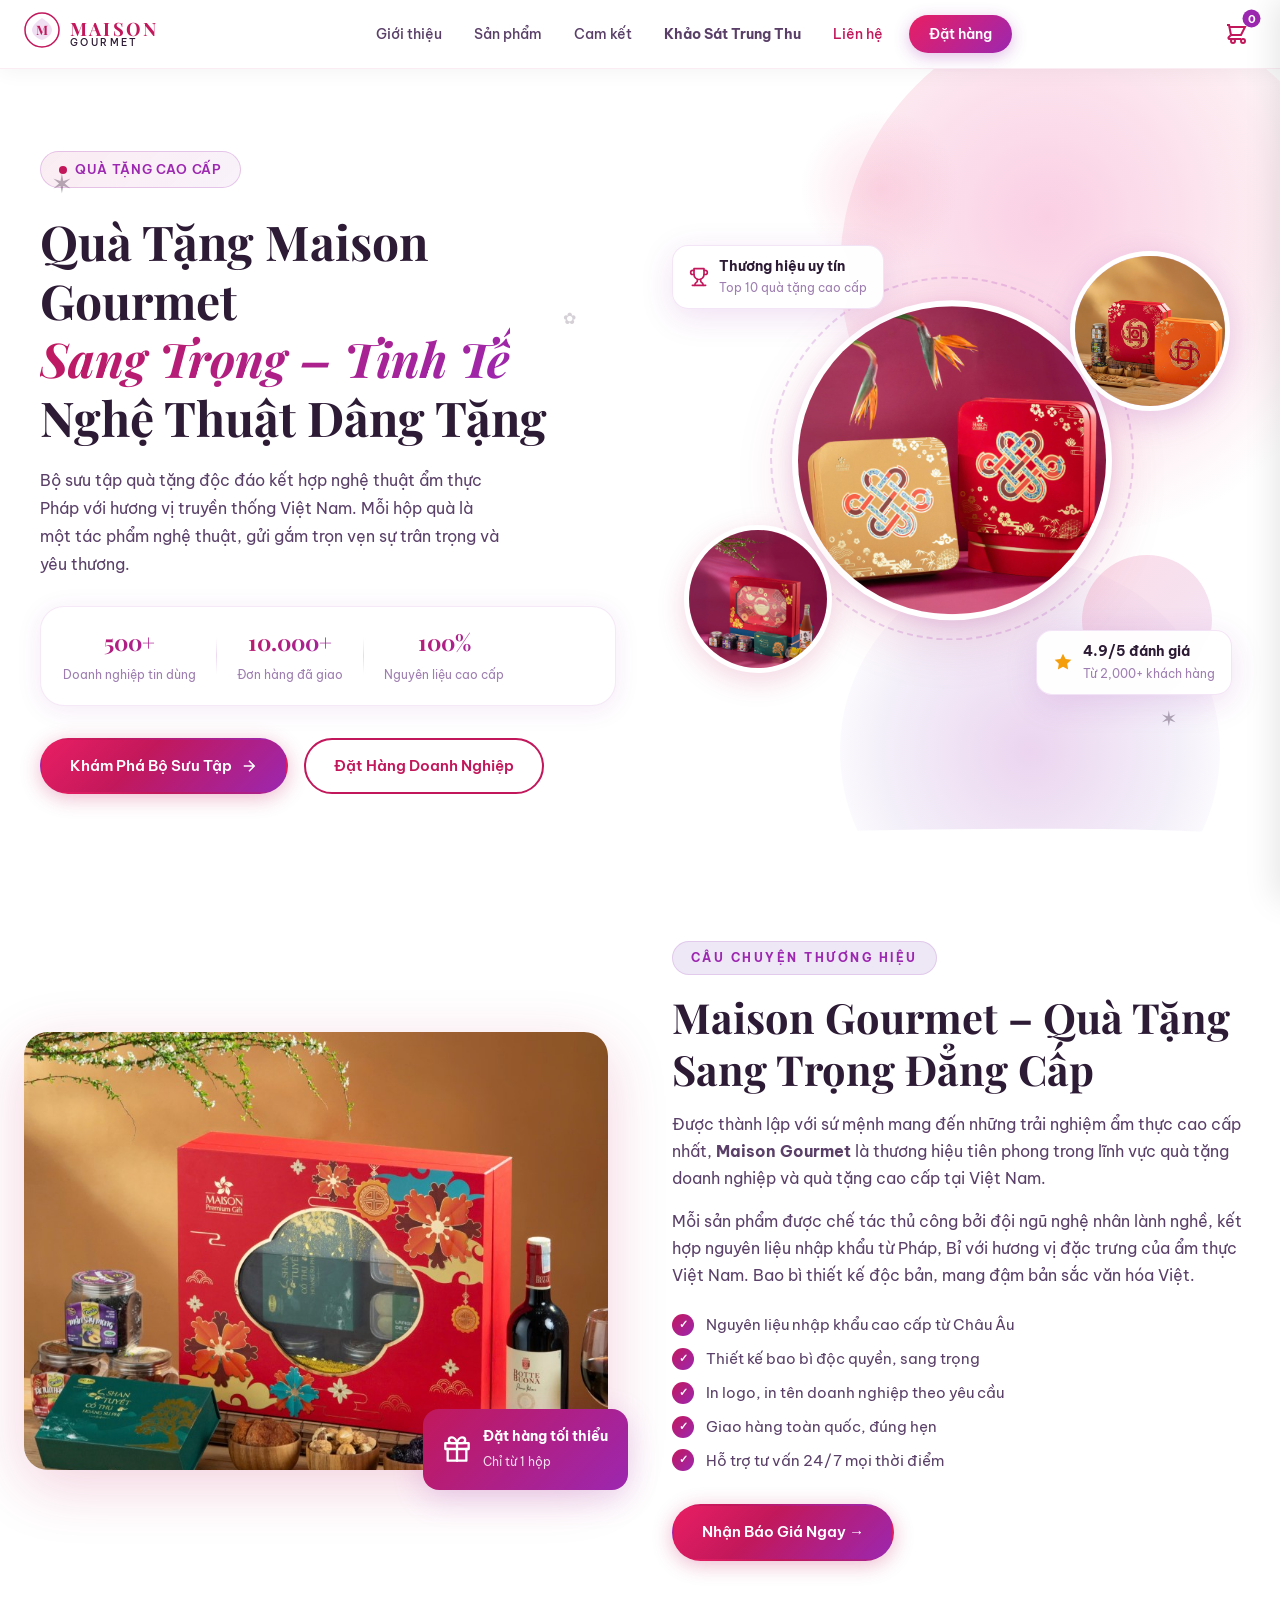
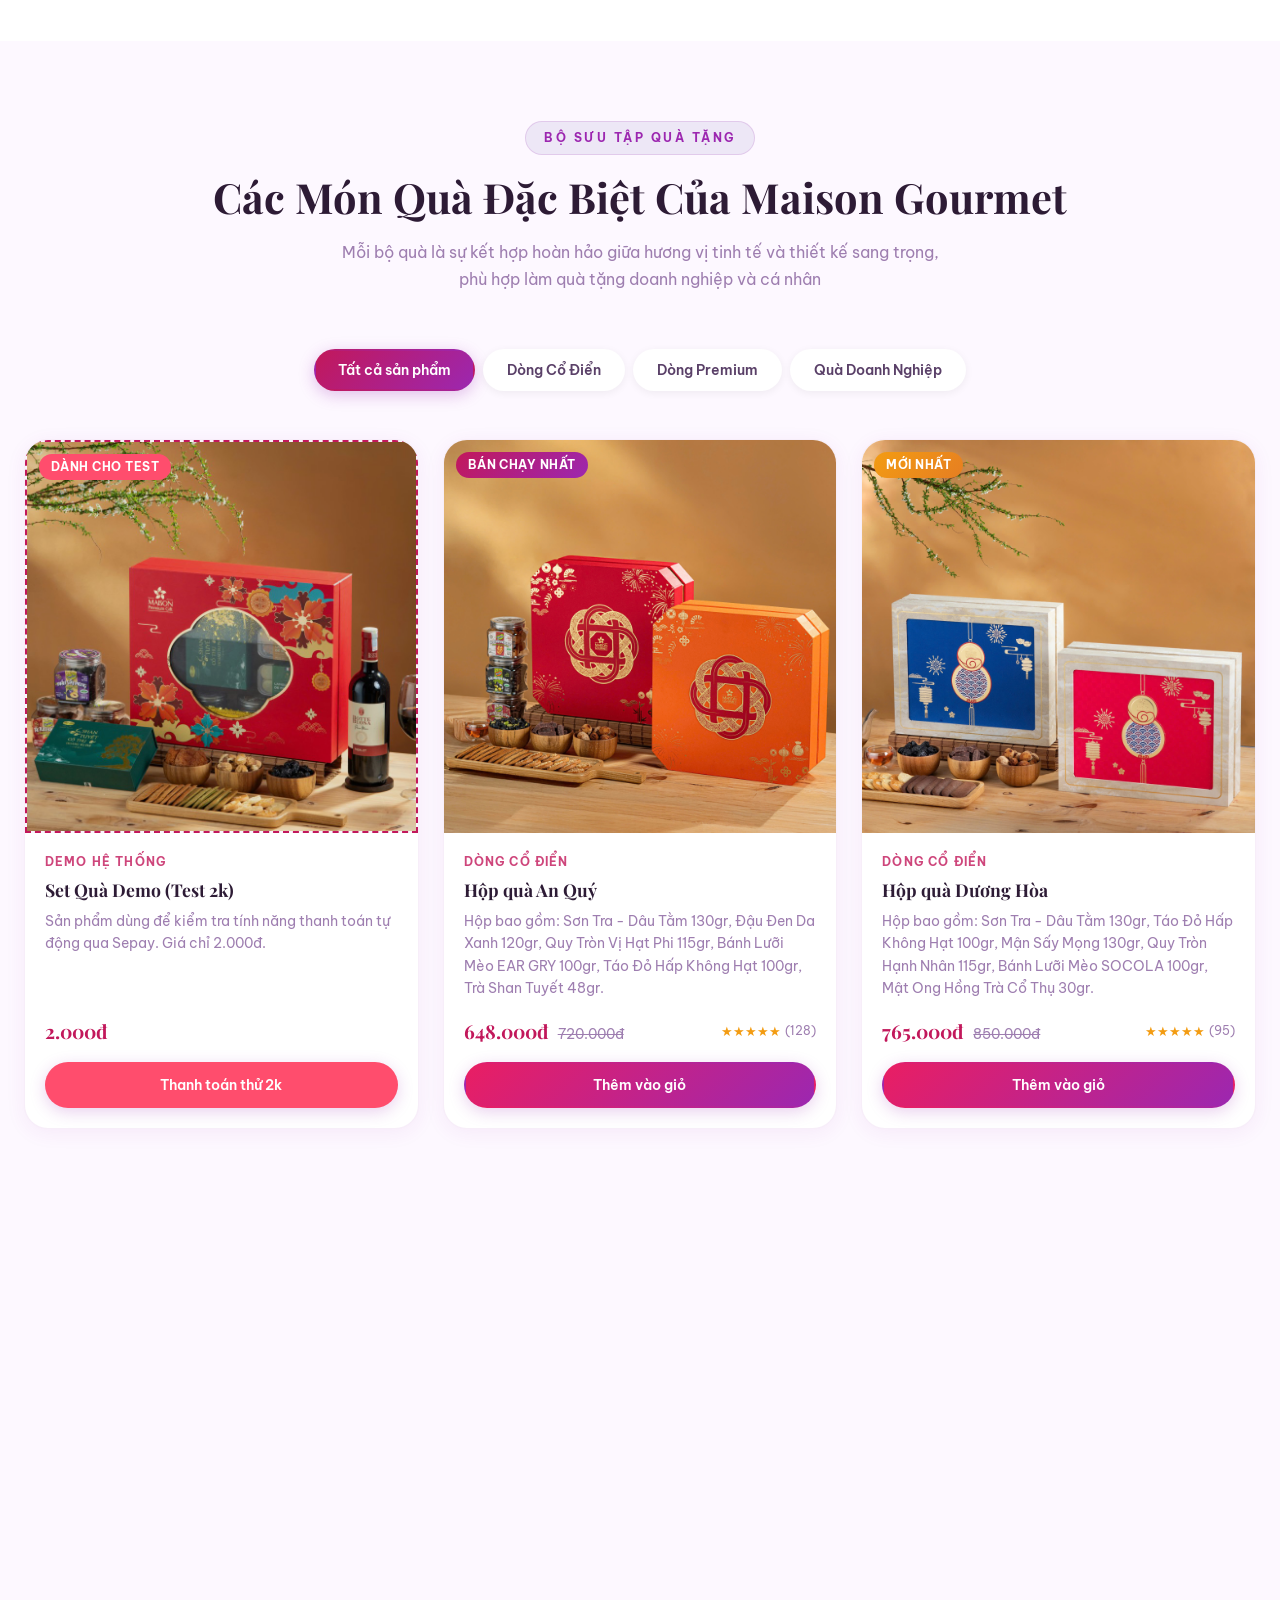
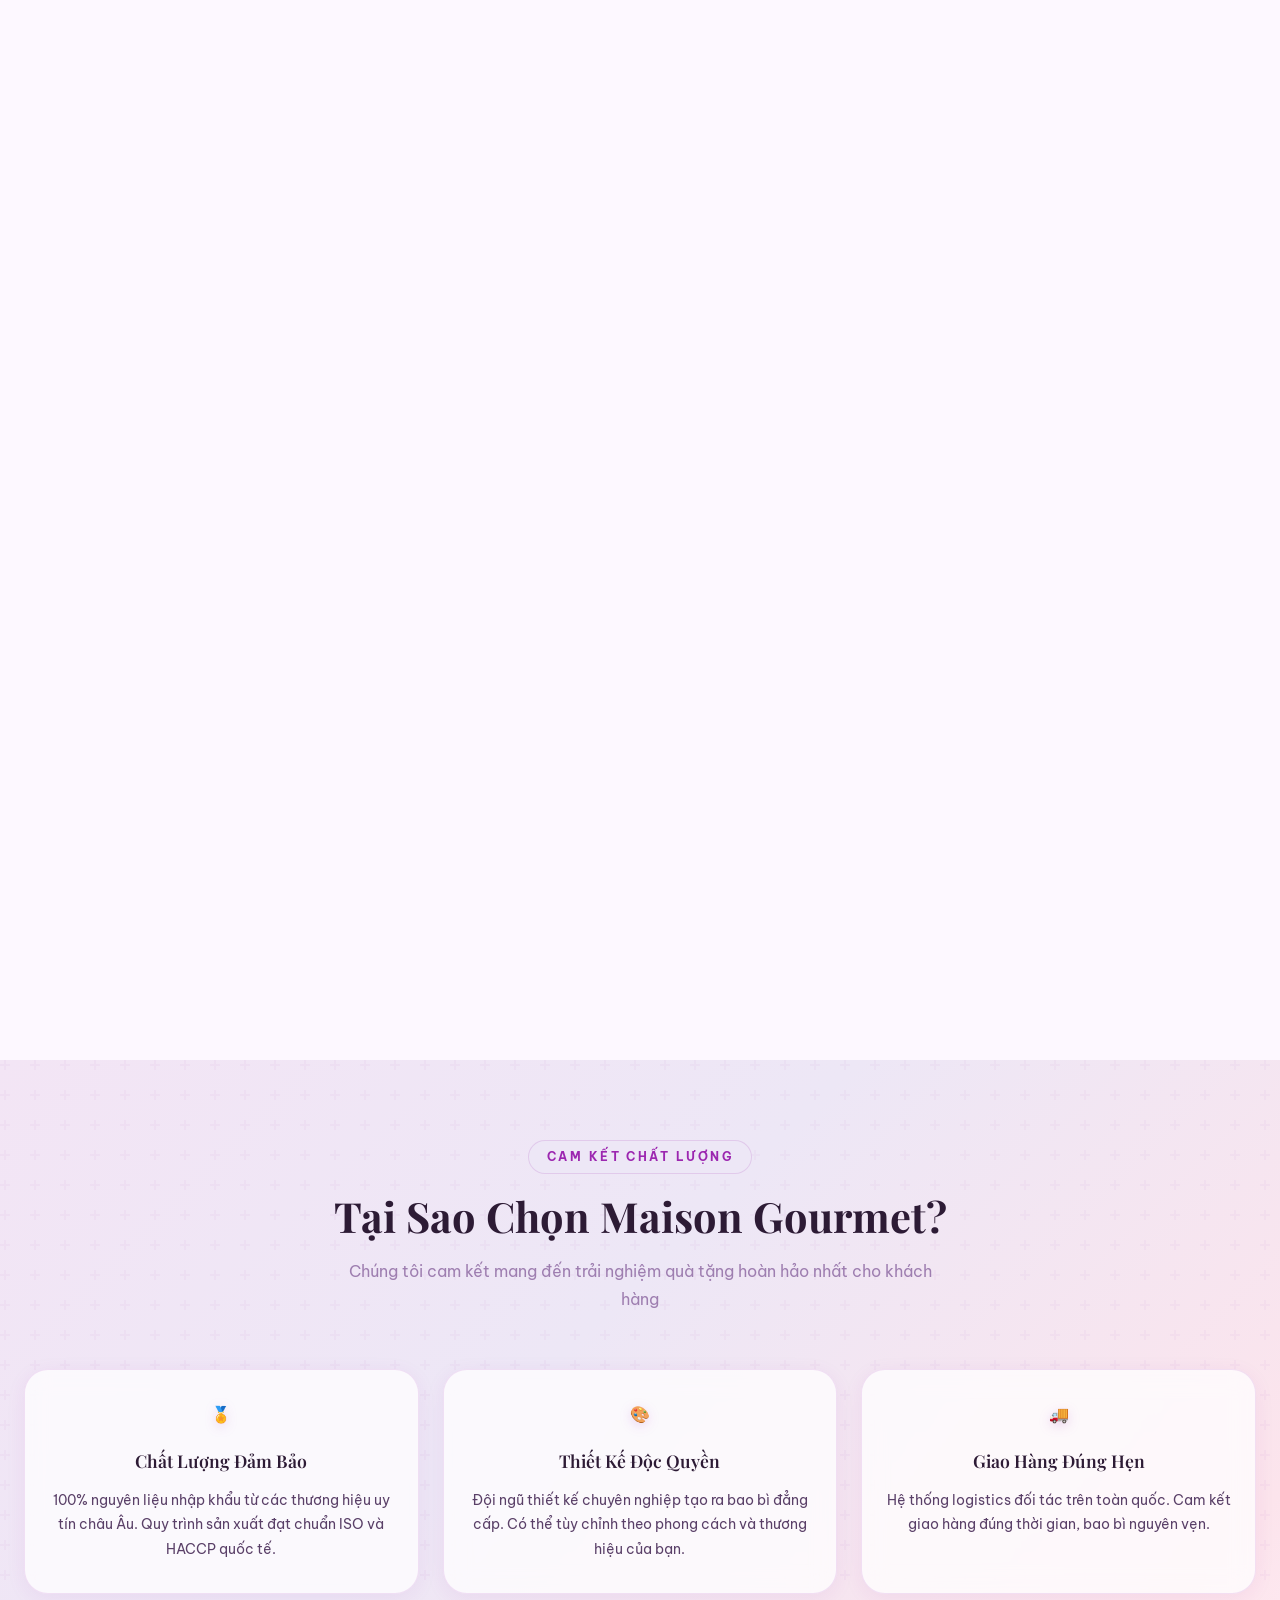
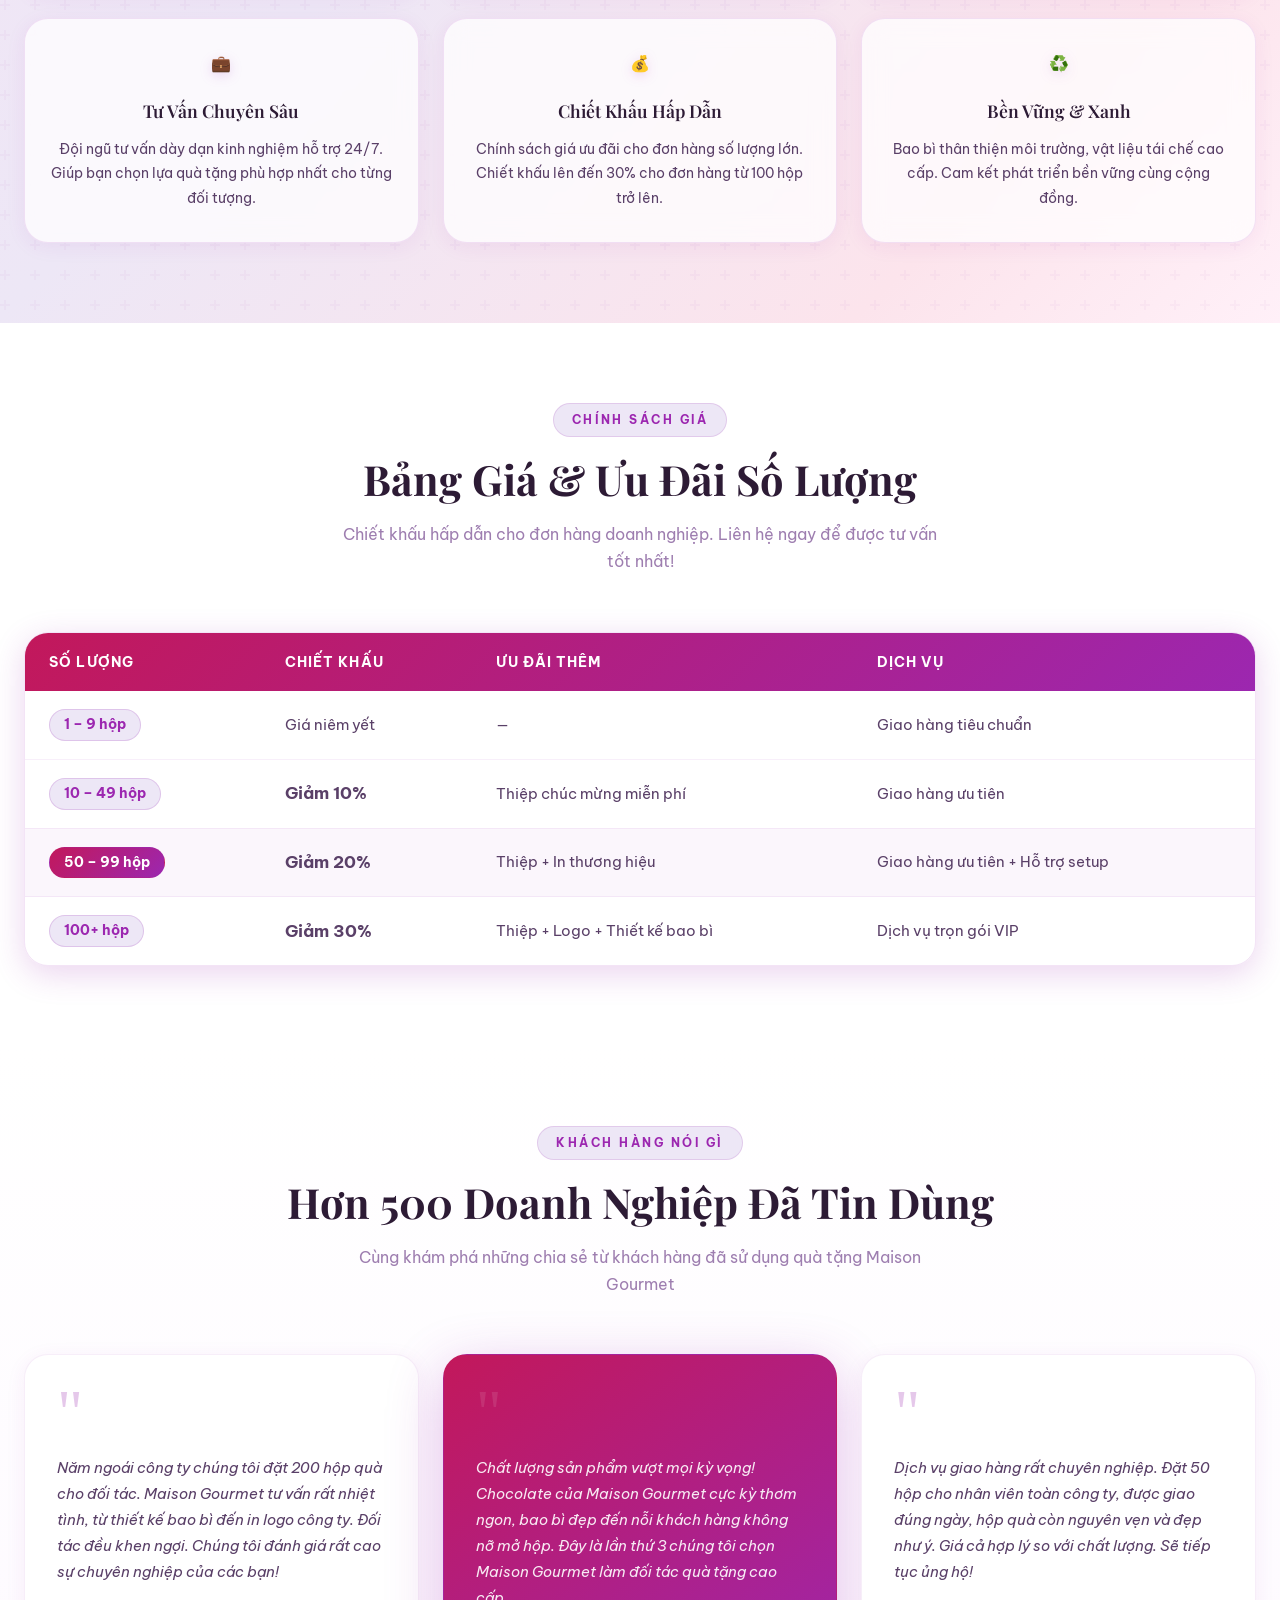
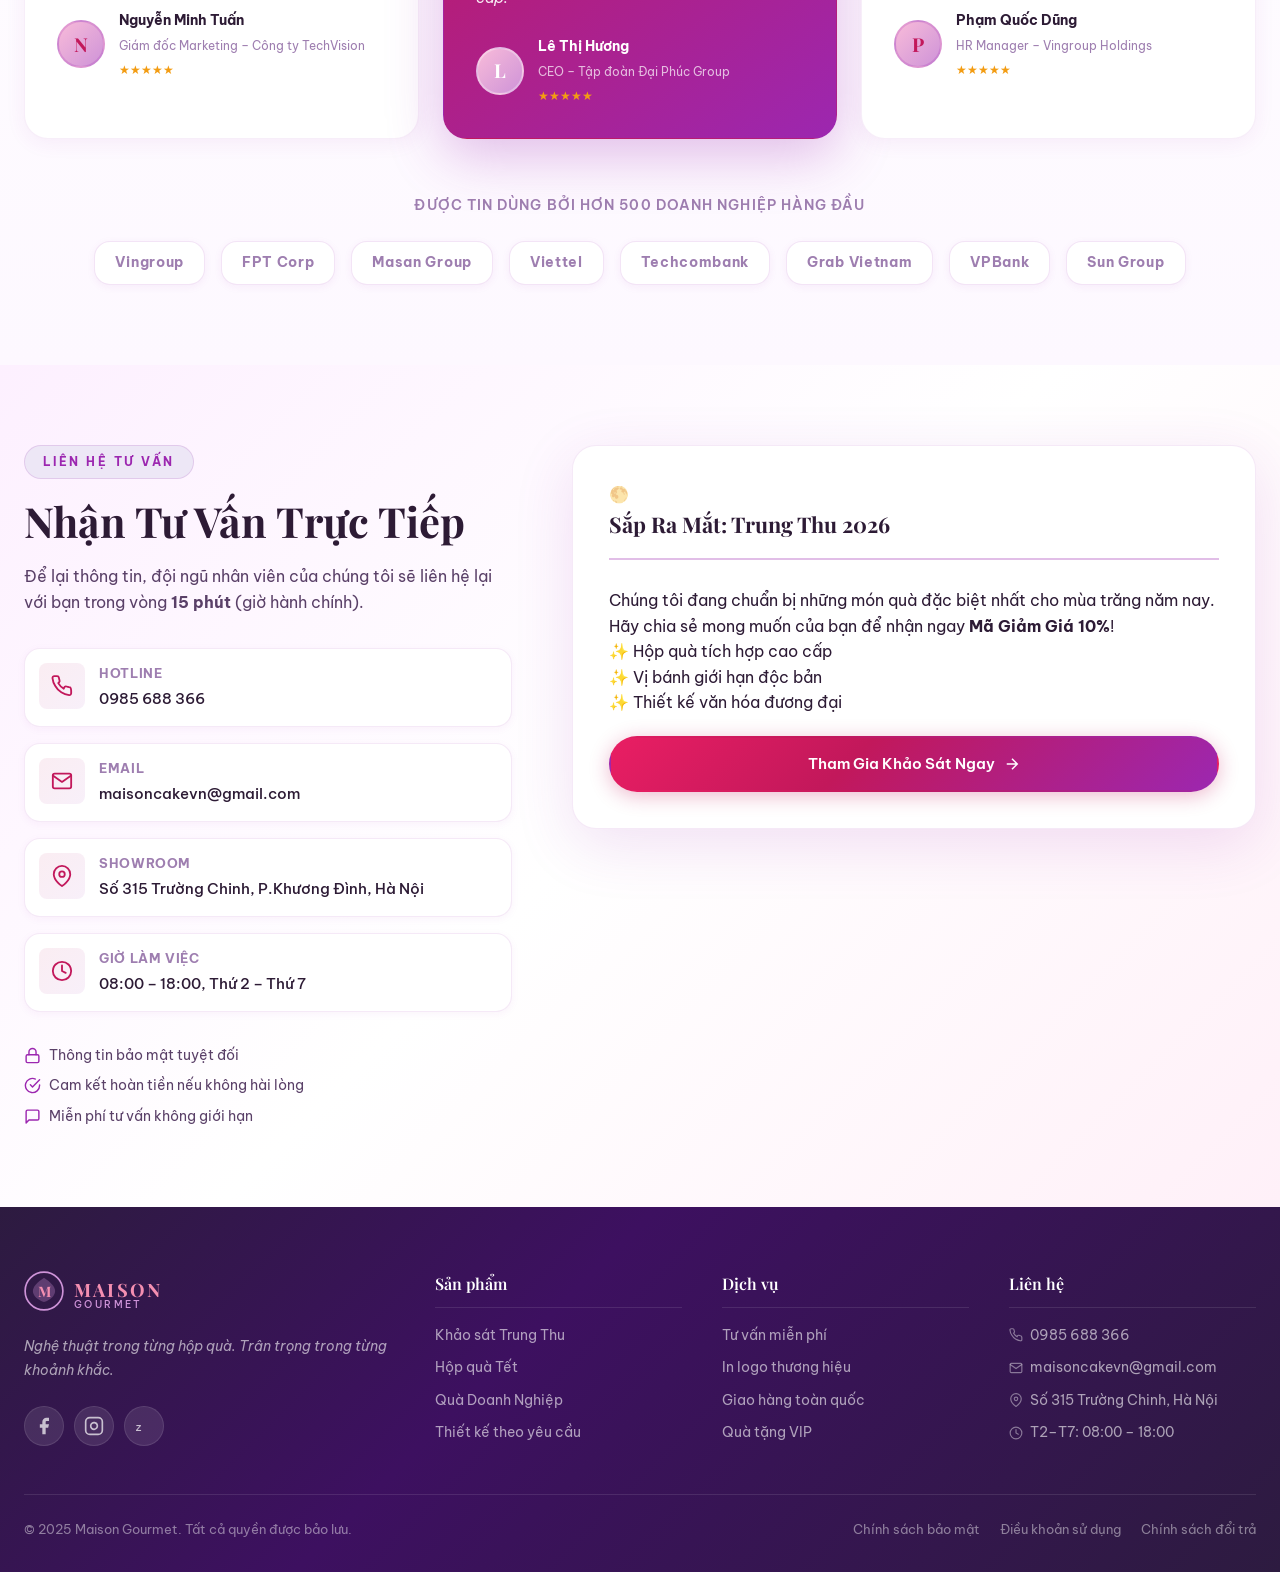
<file: checkout.html>
<!DOCTYPE html>
<html lang="vi">
<head>
  <meta charset="UTF-8" />
  <meta name="viewport" content="width=device-width, initial-scale=1.0" />
  <meta name="description" content="Thanh toán Maison Gourmet - Đặt hàng nhanh chóng, an toàn." />
  <title>Thanh Toán | Maison Gourmet</title>
  <link rel="preconnect" href="https://fonts.googleapis.com" />
  <link rel="preconnect" href="https://fonts.gstatic.com" crossorigin />
  <link href="https://fonts.googleapis.com/css2?family=Playfair+Display:ital,wght@0,400;0,600;0,700;1,400&family=Be+Vietnam+Pro:wght@300;400;500;600;700&display=swap" rel="stylesheet" />
  <link rel="stylesheet" href="style.css" />
</head>
<body class="checkout-body">

  <!-- NAVIGATION MINIMAL -->
  <nav class="navbar checkout-navbar" id="navbar">
    <div class="nav-container" style="justify-content: center;">
      <a href="index.html" class="nav-logo" id="nav-logo-link">
        <div class="logo-mark">
          <svg width="36" height="36" viewBox="0 0 36 36" fill="none">
            <circle cx="18" cy="18" r="17" stroke="#c2185b" stroke-width="1.5"/>
            <path d="M18 6 C12 10, 8 14, 8 18 C8 22, 12 26, 18 28 C24 26, 28 22, 28 18 C28 14, 24 10, 18 6Z" fill="#9c27b0" opacity="0.15"/>
            <text x="18" y="23" text-anchor="middle" font-family="Playfair Display" font-size="13" font-weight="700" fill="#c2185b">M</text>
          </svg>
        </div>
        <div class="logo-text">
          <span class="logo-main">MAISON</span>
          <span class="logo-sub">GOURMET</span>
        </div>
      </a>
    </div>
  </nav>

  <!-- CHECKOUT CONTENT -->
  <section class="checkout-section">
    <div class="checkout-container">
      <div class="checkout-grid">
        
        <!-- CỘT FORM TRÁI -->
        <div class="checkout-form-col">

          <!-- ========== STEP 1: FORM THÔNG TIN ========== -->
          <div id="checkout-step-form">
            <div class="section-label">Hoàn tất đơn hàng</div>
            <h2 class="section-title" style="margin-bottom: 24px; font-size: 2rem;">Thông tin giao hàng</h2>
          
            <form class="order-form" id="checkout-form" novalidate style="box-shadow: none; padding: 0;">
              <div class="form-row">
                <div class="form-group">
                  <label for="full-name">Họ và tên *</label>
                  <input type="text" id="full-name" name="full_name" placeholder="Ví dụ: Nguyễn Văn A" required />
                </div>
                <div class="form-group">
                  <label for="phone">Số điện thoại *</label>
                  <input type="tel" id="phone" name="phone" placeholder="Ví dụ: 0909 000 000" required />
                </div>
              </div>

              <div class="form-row">
                <div class="form-group" style="flex: 100%;">
                  <label for="address">Địa chỉ giao hàng chi tiết *</label>
                  <input type="text" id="address" name="address" placeholder="Số nhà, Tên đường, Phường/Xã, Quận/Huyện, Tỉnh/Thành phố..." required />
                </div>
              </div>

              <div class="form-row">
                <div class="form-group" style="flex: 100%;">
                  <label for="email">Địa chỉ Email *</label>
                  <input type="email" id="email" name="email" placeholder="Ví dụ: nguyenvana@gmail.com" required />
                </div>
              </div>

              <div class="form-group">
                <label for="shipping_method">Phương thức giao hàng</label>
                <select id="shipping_method" name="shipping_method">
                  <option value="Giao hàng tiêu chuẩn (Miễn phí từ 20 hộp)">Giao hàng tiêu chuẩn (2-4 ngày) - Miễn phí từ 20 hộp</option>
                  <option value="Giao hàng hỏa tốc">Giao hàng hỏa tốc (Xác nhận phí sau qua điện thoại)</option>
                </select>
              </div>

              <div class="form-group">
                <label for="payment_method">Phương thức thanh toán</label>
                <select id="payment_method" name="payment_method">
                  <option value="COD">Thanh toán tiền mặt khi nhận hàng (COD)</option>
                  <option value="Bank">Chuyển khoản qua Ngân hàng</option>
                </select>
              </div>

              <div class="form-group">
                <label for="message">Ghi chú thêm (Tùy chọn)</label>
                <textarea id="message" name="message" rows="3" placeholder="Vd: Giao giờ hành chính, in logo công ty..."></textarea>
              </div>

              <button type="submit" class="btn btn-primary btn-full" id="submit-checkout-btn" style="margin-top: 20px; font-size: 1.1rem; border-radius: var(--radius-md);">
                <span>Xác Nhận Đặt Hàng</span>
                <svg width="20" height="20" viewBox="0 0 24 24" fill="none" stroke="currentColor" stroke-width="2"><path d="M5 12h14M12 5l7 7-7 7"/></svg>
              </button>
            </form>
          </div>

          <!-- ========== STEP 2: QR THANH TOÁN (ẩn mặc định) ========== -->
          <div id="checkout-step-qr" style="display: none;">
            <div class="checkout-step-indicator">
              <div class="step-badge">
                <svg width="20" height="20" viewBox="0 0 24 24" fill="none" stroke="currentColor" stroke-width="2.5"><polyline points="20 6 9 17 4 12"/></svg>
              </div>
              <span>Đơn hàng đã được xác nhận — Vui lòng thanh toán</span>
            </div>

            <div class="qr-payment-card">
              <div class="qr-payment-header">
                <div class="qr-payment-icon">
                  <svg width="24" height="24" viewBox="0 0 24 24" fill="none" stroke="currentColor" stroke-width="2"><rect x="3" y="3" width="7" height="7"/><rect x="14" y="3" width="7" height="7"/><rect x="3" y="14" width="7" height="7"/><rect x="14" y="14" width="3" height="3"/><line x1="20" y1="14" x2="20" y2="20"/><line x1="14" y1="20" x2="20" y2="20"/></svg>
                </div>
                <div>
                  <h4>Quét mã QR để thanh toán</h4>
                  <p>Mở App Ngân hàng → Quét QR → Xác nhận chuyển khoản</p>
                </div>
              </div>

              <div class="qr-code-wrapper">
                <img id="sepay-qr-img" src="" alt="QR Code thanh toán" class="qr-code-img" />
                <div class="qr-loading" id="qr-loading">
                  <div class="qr-spinner"></div>
                  <span>Đang tạo mã QR...</span>
                </div>
              </div>

              <div class="qr-status-box" style="margin-bottom: 24px; padding: 15px; background: rgba(156, 39, 176, 0.05); border-radius: var(--radius-md); border: 1px dashed var(--primary-color); display: flex; justify-content: space-between; align-items: center;">
                <div style="display: flex; align-items: center; gap: 10px;">
                  <div class="status-pulse"></div>
                  <span style="font-weight: 500; font-size: 0.95rem; color: var(--primary-color);">Đang chờ thanh toán tự động...</span>
                </div>
                <div id="payment-timer" style="font-family: monospace; font-size: 1.2rem; font-weight: 700; color: #ff4d6d;">05:00</div>
              </div>

              <div class="bank-info-box">
                <div class="bank-info-row">
                  <span class="bank-info-label">Ngân hàng</span>
                  <span class="bank-info-value">TPBank (Ngân hàng Tiên Phong)</span>
                </div>
                <div class="bank-info-row">
                  <span class="bank-info-label">Số tài khoản</span>
                  <span class="bank-info-value" id="bank-account-number">00002090706</span>
                  <button type="button" class="copy-btn" data-copy="00002090706" title="Sao chép">
                    <svg width="14" height="14" viewBox="0 0 24 24" fill="none" stroke="currentColor" stroke-width="2"><rect x="9" y="9" width="13" height="13" rx="2"/><path d="M5 15H4a2 2 0 01-2-2V4a2 2 0 012-2h9a2 2 0 012 2v1"/></svg>
                  </button>
                </div>
                <div class="bank-info-row">
                  <span class="bank-info-label">Chủ tài khoản</span>
                  <span class="bank-info-value">PHAM HUNG</span>
                </div>
                <div class="bank-info-row">
                  <span class="bank-info-label">Số tiền</span>
                  <span class="bank-info-value bank-amount" id="bank-amount">0đ</span>
                </div>
                <div class="bank-info-row">
                  <span class="bank-info-label">Nội dung CK</span>
                  <span class="bank-info-value bank-transfer-content" id="bank-transfer-content">MG000000</span>
                  <button type="button" class="copy-btn" data-copy-from="bank-transfer-content" title="Sao chép">
                    <svg width="14" height="14" viewBox="0 0 24 24" fill="none" stroke="currentColor" stroke-width="2"><rect x="9" y="9" width="13" height="13" rx="2"/><path d="M5 15H4a2 2 0 01-2-2V4a2 2 0 012-2h9a2 2 0 012 2v1"/></svg>
                  </button>
                </div>
              </div>

              <div class="qr-payment-note">
                <svg width="16" height="16" viewBox="0 0 24 24" fill="none" stroke="currentColor" stroke-width="2"><circle cx="12" cy="12" r="10"/><line x1="12" y1="8" x2="12" y2="12"/><line x1="12" y1="16" x2="12.01" y2="16"/></svg>
                <span>Vui lòng giữ nguyên <strong>nội dung chuyển khoản</strong> để đơn hàng được xác nhận tự động. Hệ thống sẽ tự động chuyển hướng sau khi nhận được tiền.</span>
              </div>
            </div>
          </div>

          <!-- ========== STEP 3: THÀNH CÔNG ========== -->
          <div class="form-success" id="checkout-success" style="display:none; text-align: center; margin-top: 40px; padding: 40px; border-radius: var(--radius-lg); background: var(--bg-color);">
            <div class="success-icon" style="font-size: 4rem; color: #2ecc71;">✅</div>
            <h3 style="font-family: var(--font-heading); color: var(--primary); margin: 20px 0 10px;">Đặt hàng thành công!</h3>
            <p id="success-message" style="color: var(--text-light); line-height: 1.6;">Cảm ơn bạn đã lựa chọn Maison Gourmet. <br>Hóa đơn chi tiết đã được gửi đến hệ thống, tư vấn viên sẽ gọi xác nhận ngay trong ít phút!</p>
            <div id="success-order-id" style="margin: 16px 0; padding: 12px 20px; background: rgba(156,39,176,0.08); border-radius: 8px; display: inline-block;">
              <span style="color: var(--text-light); font-size: 0.85rem;">Mã đơn hàng: </span>
              <strong style="color: var(--primary); font-family: 'Courier New', monospace; letter-spacing: 2px; font-size: 1.1rem;" id="success-order-code">MG000000</strong>
            </div>
            <br>
            <a href="index.html" class="btn btn-outline" style="margin-top: 24px; display: inline-flex;">Quay về trang chủ</a>
          </div>
        </div>

        <!-- CỘT GIỎ HÀNG PHẢI -->
        <div class="checkout-summary-col">
          <div class="checkout-summary-box">
            <h3 class="summary-title">Tóm Tắt Đơn Hàng</h3>
            
            <div class="summary-items" id="checkout-summary-items">
              <!-- Item list injected by checkout.js -->
            </div>

            <div class="summary-totals">
              <div class="summary-row">
                <span>Tạm tính</span>
                <span id="checkout-subtotal">0đ</span>
              </div>
              <div class="summary-row">
                <span>Phí vận chuyển</span>
                <span>Thỏa thuận</span>
              </div>
              <div class="summary-row total-row">
                <span>Tổng cộng</span>
                <strong id="checkout-total">0đ</strong>
              </div>
            </div>

            <!-- Order status indicator -->
            <div class="order-status-bar" id="order-status-bar" style="display: none;">
              <div class="status-step active" id="status-step-1">
                <div class="status-dot"></div>
                <span>Xác nhận đơn</span>
              </div>
              <div class="status-line" id="status-line-1"></div>
              <div class="status-step" id="status-step-2">
                <div class="status-dot"></div>
                <span>Thanh toán</span>
              </div>
              <div class="status-line" id="status-line-2"></div>
              <div class="status-step" id="status-step-3">
                <div class="status-dot"></div>
                <span>Hoàn thành</span>
              </div>
            </div>
          </div>
        </div>

      </div>
    </div>
  </section>

  <script src="checkout.js"></script>
</body>
</html>
</file>
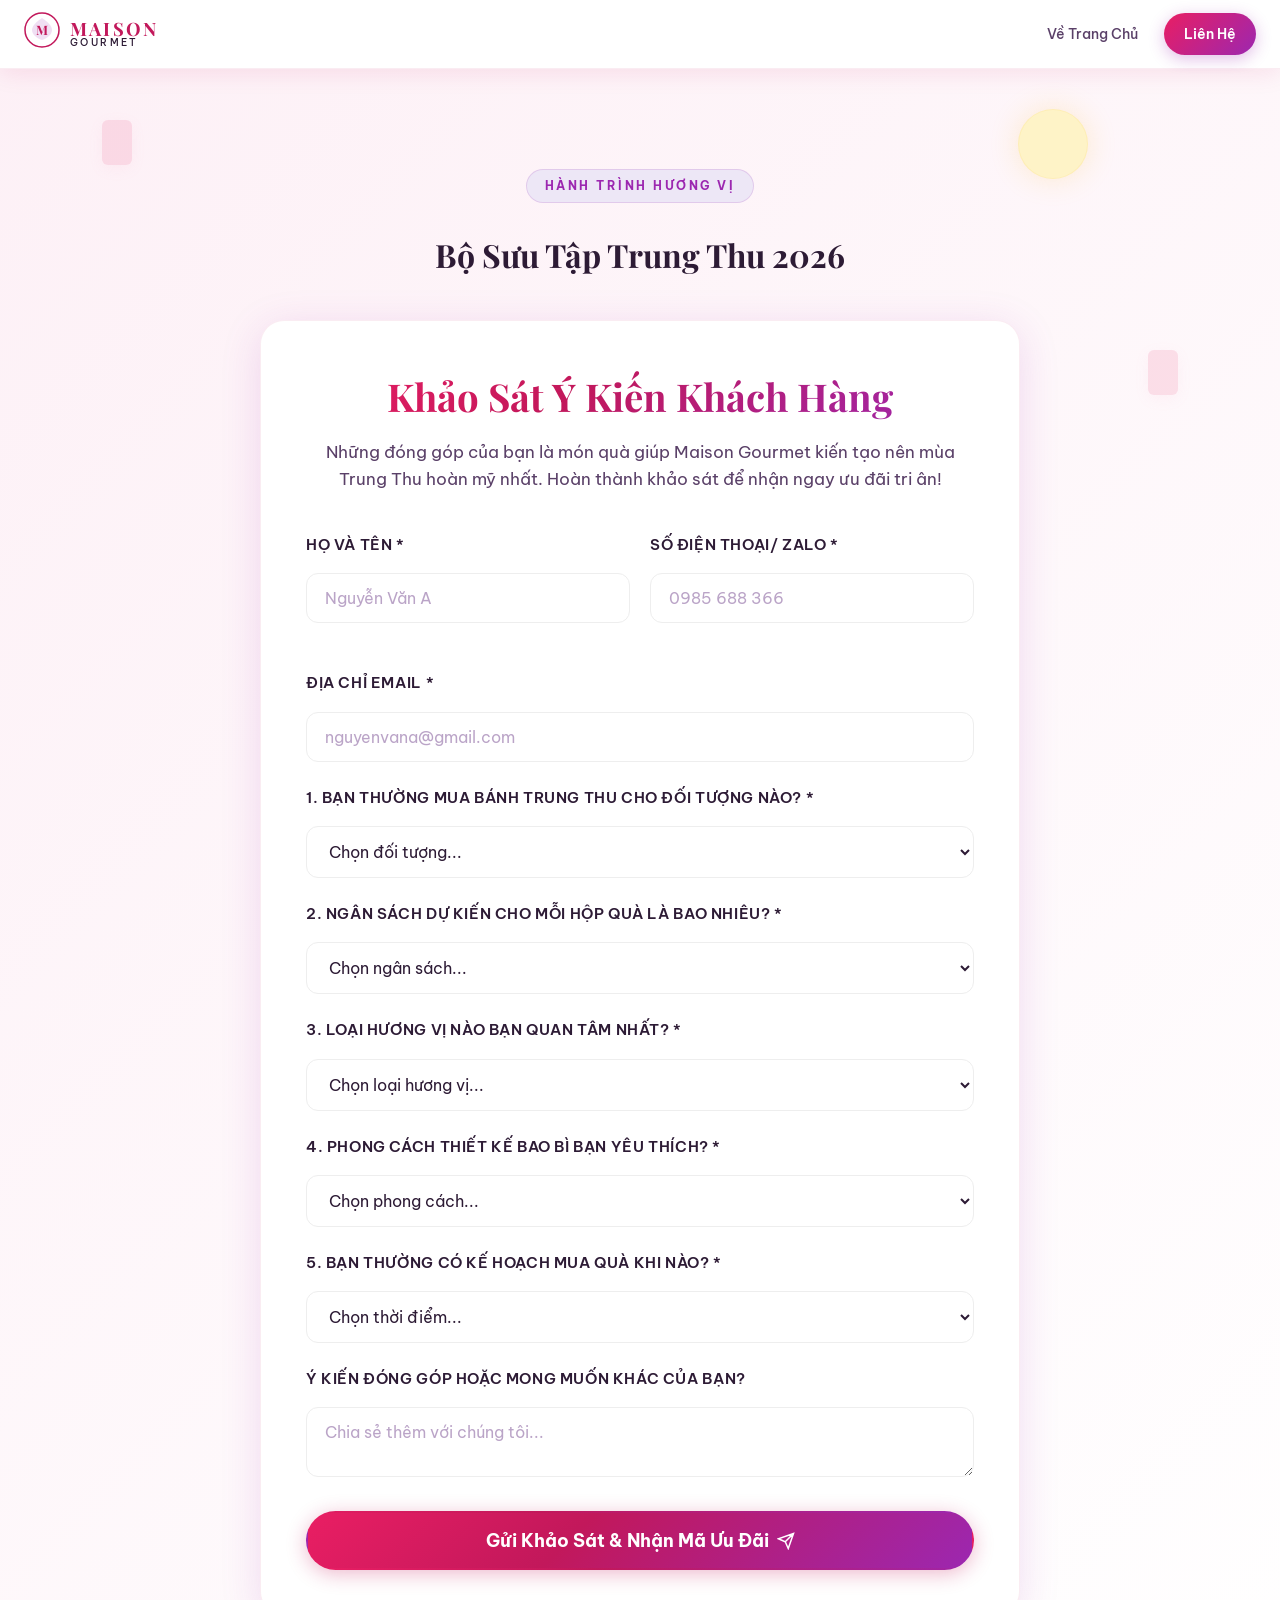
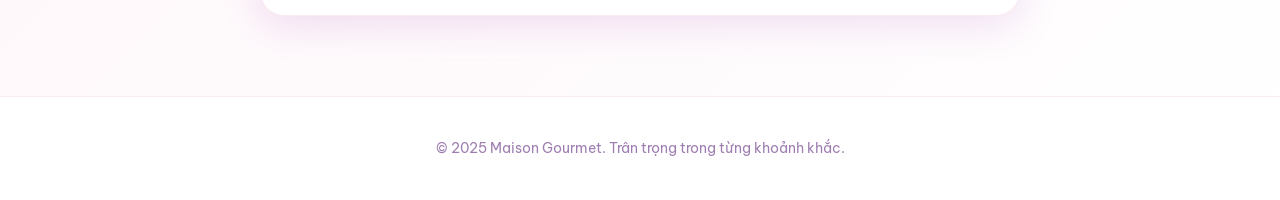
<file: khao-sat-trung-thu.html>
<!DOCTYPE html>
<html lang="vi">
<head>
  <meta charset="UTF-8" />
  <meta name="viewport" content="width=device-width, initial-scale=1.0" />
  <meta name="description" content="Khảo sát ý kiến khách hàng cho Bộ sưu tập Bánh Trung Thu Maison 2026. Nhận ngay mã giảm giá 10%!" />
  <title>Khảo Sát Bộ Sưu Tập Trung Thu | Maison Gourmet</title>
  <link rel="preconnect" href="https://fonts.googleapis.com" />
  <link rel="preconnect" href="https://fonts.gstatic.com" crossorigin />
  <link href="https://fonts.googleapis.com/css2?family=Playfair+Display:ital,wght@0,400;0,600;0,700;1,400&family=Be+Vietnam+Pro:wght@300;400;500;600;700&display=swap" rel="stylesheet" />
  <link rel="stylesheet" href="style.css" />
  <style>
    :root {
      --survey-bg: #fff;
      --survey-card: #ffffff;
      --gold: #d97706;
      --primary-gradient: linear-gradient(135deg, var(--primary-light) 0%, var(--primary) 40%, var(--accent) 100%);
    }

    body.survey-page {
      background: linear-gradient(135deg, #fdf0f6 0%, #fff 100%);
      color: var(--text-dark);
      min-height: 100vh;
      overflow-x: hidden;
    }

    .survey-hero {
      padding: 100px 20px 40px;
      text-align: center;
      position: relative;
    }

    .moon-deco {
      position: absolute;
      top: 40px;
      right: 15%;
      width: 70px;
      height: 70px;
      background: #fef3c7;
      border-radius: 50%;
      box-shadow: 0 0 30px rgba(251, 191, 36, 0.2);
      z-index: -1;
      animation: float-moon 6s ease-in-out infinite;
      border: 1px solid rgba(251, 191, 36, 0.1);
    }

    @keyframes float-moon {
      0%, 100% { transform: translateY(0); }
      50% { transform: translateY(-15px); }
    }

    .survey-container {
      max-width: 800px;
      margin: 0 auto 80px;
      padding: 0 20px;
    }

    .survey-card {
      background: var(--survey-card);
      border: 1px solid rgba(194, 24, 91, 0.08);
      border-radius: 24px;
      padding: 45px;
      box-shadow: var(--shadow-medium);
      position: relative;
    }

    .survey-header {
      margin-bottom: 40px;
      text-align: center;
    }

    .survey-header h1 {
      font-family: 'Playfair Display', serif;
      font-size: 2.4rem;
      color: var(--primary);
      margin-bottom: 12px;
      background: var(--primary-gradient);
      -webkit-background-clip: text;
      -webkit-text-fill-color: transparent;
      background-clip: text;
    }

    .survey-header p {
      font-size: 1.05rem;
      color: var(--text-medium);
      line-height: 1.6;
    }

    .survey-form .form-group {
      margin-bottom: 24px;
    }

    .survey-form .form-group label {
      color: var(--text-dark);
      font-weight: 600;
      margin-bottom: 10px;
      display: block;
      font-size: 0.95rem;
    }

    .survey-form input, 
    .survey-form select, 
    .survey-form textarea {
      background: #fff;
      border: 1.5px solid #eee;
      color: var(--text-dark);
      border-radius: 12px;
      padding: 14px 18px;
      width: 100%;
      transition: all 0.3s ease;
      font-size: 1rem;
    }

    .survey-form input:focus, 
    .survey-form select:focus, 
    .survey-form textarea:focus {
      border-color: var(--primary);
      outline: none;
      box-shadow: 0 0 0 4px rgba(194, 24, 91, 0.05);
      background: #fff;
    }

    .survey-form .btn-primary {
      background: var(--primary-gradient);
      color: #fff;
      font-weight: 700;
      margin-top: 10px;
      padding: 16px;
      font-size: 1.1rem;
    }

    /* Success State */
    .success-card {
      text-align: center;
      padding: 60px 40px;
    }

    .success-card h2 {
      color: var(--primary);
      font-family: 'Playfair Display', serif;
      font-size: 2.2rem;
      margin-bottom: 20px;
    }

    .promo-box {
      background: var(--pink-blush);
      border: 2px dashed var(--primary);
      border-radius: 20px;
      padding: 30px;
      margin: 35px 0;
    }

    .promo-code {
      font-size: 2.8rem;
      font-weight: 800;
      letter-spacing: 4px;
      color: var(--primary-dark);
      display: block;
      margin-top: 10px;
    }

    .lantern-deco {
      position: fixed;
      width: 30px;
      height: 45px;
      background: #f48fb1;
      border-radius: 6px;
      box-shadow: 0 4px 15px rgba(244, 143, 177, 0.3);
      z-index: -1;
      opacity: 0.25;
    }

    .lantern-1 { top: 120px; left: 8%; animation: sway 4s ease-in-out infinite; }
    .lantern-2 { top: 350px; right: 8%; animation: sway 5s ease-in-out infinite; }
    
    @keyframes sway {
      0%, 100% { transform: rotate(-4deg); }
      50% { transform: rotate(4deg); }
    }

    @media (max-width: 640px) {
      .survey-card { padding: 30px 20px; }
      .survey-header h1 { font-size: 1.8rem; }
    }
  </style>
</head>
<body class="survey-page">

  <!-- NAVIGATION -->
  <nav class="navbar scrolled">
    <div class="nav-container">
      <a href="index.html" class="nav-logo">
        <div class="logo-mark">
          <svg width="36" height="36" viewBox="0 0 36 36" fill="none">
            <circle cx="18" cy="18" r="17" stroke="#c2185b" stroke-width="1.5"/>
            <path d="M18 6 C12 10, 8 14, 8 18 C8 22, 12 26, 18 28 C24 26, 28 22, 28 18 C28 14, 24 10, 18 6Z" fill="#9c27b0" opacity="0.15"/>
            <text x="18" y="23" text-anchor="middle" font-family="Playfair Display" font-size="13" font-weight="700" fill="#c2185b">M</text>
          </svg>
        </div>
        <div class="logo-text">
          <span class="logo-main">MAISON</span>
          <span class="logo-sub">GOURMET</span>
        </div>
      </a>
      <div class="nav-links">
        <a href="index.html" class="nav-link">Về Trang Chủ</a>
        <a href="index.html#order" class="nav-cta-link">Liên Hệ</a>
      </div>
    </div>
  </nav>

  <div class="survey-hero">
    <div class="moon-deco"></div>
    <div class="lantern-deco lantern-1"></div>
    <div class="lantern-deco lantern-2"></div>
    <div class="section-label">Hành trình hương vị</div>
    <h1 style="color:var(--text-dark); font-family:'Playfair Display', serif; margin-top:10px">Bộ Sưu Tập Trung Thu 2026</h1>
  </div>

  <div class="survey-container">
    <div class="survey-card" id="survey-card-content">
      <div class="survey-header">
        <h1>Khảo Sát Ý Kiến Khách Hàng</h1>
        <p>Những đóng góp của bạn là món quà giúp Maison Gourmet kiến tạo nên mùa Trung Thu hoàn mỹ nhất. Hoàn thành khảo sát để nhận ngay ưu đãi tri ân!</p>
      </div>

      <form class="survey-form" id="mid-autumn-survey">
        <div class="form-row" style="display:grid; grid-template-columns: 1fr 1fr; gap:20px; margin-bottom:0">
          <div class="form-group">
            <label for="full-name">Họ và tên *</label>
            <input type="text" id="full-name" name="Họ Tên" placeholder="Nguyễn Văn A" required />
          </div>
          <div class="form-group">
            <label for="phone">Số điện thoại/ Zalo *</label>
            <input type="tel" id="phone" name="Số Điện Thoại" placeholder="0985 688 366" required />
          </div>
        </div>

        <div class="form-group" style="margin-top:24px;">
          <label for="email">Địa chỉ Email *</label>
          <input type="email" id="email" name="Email" placeholder="nguyenvana@gmail.com" required />
        </div>

        <div class="form-group">
          <label>1. Bạn thường mua bánh Trung Thu cho đối tượng nào? *</label>
          <select name="Đối Tượng" required>
            <option value="">Chọn đối tượng...</option>
            <option value="Cá nhân/Gia đình">Cá nhân/Gia đình</option>
            <option value="Biếu tặng đối tác/Khách hàng">Biếu tặng đối tác/Khách hàng</option>
            <option value="Tặng nhân viên công ty">Tặng nhân viên công ty</option>
          </select>
        </div>

        <div class="form-group">
          <label>2. Ngân sách dự kiến cho mỗi hộp quà là bao nhiêu? *</label>
          <select name="Ngân Sách" required>
            <option value="">Chọn ngân sách...</option>
            <option value="Dưới 500.000đ">Dưới 500.000đ</option>
            <option value="500.000đ - 1.000.000đ">500.000đ - 1.000.000đ</option>
            <option value="Trên 1.000.000đ">Trên 1.000.000đ</option>
          </select>
        </div>

        <div class="form-group">
          <label>3. Loại hương vị nào bạn quan tâm nhất? *</label>
          <select name="Hương Vị" required>
            <option value="">Chọn loại hương vị...</option>
            <option value="Truyền thống (Thập cẩm, Đậu xanh...)">Truyền thống (Thập cẩm, Đậu xanh...)</option>
            <option value="Hiện đại (Truffle, Yến sào, Matcha...)">Hiện đại (Truffle, Yến sào, Matcha...)</option>
            <option value="Healthy (Ít đường, Ăn kiêng)">Healthy (Ít đường, Ăn kiêng)</option>
          </select>
        </div>

        <div class="form-group">
          <label>4. Phong cách thiết kế bao bì bạn yêu thích? *</label>
          <select name="Bao Bì" required>
            <option value="">Chọn phong cách...</option>
            <option value="Truyền thống (Đỏ/Vàng, họa tiết cổ điển)">Truyền thống (Đỏ/Vàng, họa tiết cổ điển)</option>
            <option value="Hiện đại (Tối giản, Sang trọng)">Hiện đại (Tối giản, Sang trọng)</option>
            <option value="Nghệ thuật (Họa tranh, câu chuyện văn hóa)">Nghệ thuật (Họa tranh, câu chuyện văn hóa)</option>
          </select>
        </div>

        <div class="form-group">
          <label>5. Bạn thường có kế hoạch mua quà khi nào? *</label>
          <select name="Thời Điểm" required>
            <option value="">Chọn thời điểm...</option>
            <option value="Trước 1 tháng (Đặt sớm)">Trước 1 tháng (Đặt sớm)</option>
            <option value="Trước 2 tuần">Trước 2 tuần</option>
            <option value="Cận ngày (1 tuần trước lễ)">Cận ngày (1 tuần trước lễ)</option>
          </select>
        </div>

        <div class="form-group">
          <label for="message">Ý kiến đóng góp hoặc mong muốn khác của bạn?</label>
          <textarea id="message" name="Ghi Chú" rows="2" placeholder="Chia sẻ thêm với chúng tôi..."></textarea>
        </div>

        <button type="submit" class="btn btn-primary btn-full" id="submit-btn" style="width:100%">
          <span>Gửi Khảo Sát & Nhận Mã Ưu Đãi</span>
          <svg width="18" height="18" viewBox="0 0 24 24" fill="none" stroke="currentColor" stroke-width="2"><path d="M22 2L11 13M22 2L15 22l-4-9-9-4 20-7z"/></svg>
        </button>
      </form>
    </div>

    <!-- Success Message -->
    <div class="survey-card success-card" id="success-screen" style="display:none;">
      <div class="success-icon" style="font-size: 4rem; margin-bottom: 20px;">🌹</div>
      <h2>Cảm Ơn Bạn Đã Chia Sẻ!</h2>
      <p>Maison Gourmet trân trọng những ý kiến đóng góp của bạn.</p>
      
      <div class="promo-box">
        <p style="color:var(--text-medium); font-weight:600">QUÀ TẶNG TRI ÂN DÀNH CHO BẠN:</p>
        <span style="font-weight: 700; text-transform: uppercase; color:var(--primary); margin-top:10px; display:block">Mã Giảm Giá 10% Đặc Biệt</span>
        <span class="promo-code" id="promo-code">MAISONTT10</span>
        <p style="margin-top: 15px; font-size: 0.9rem; opacity: 0.8; color: var(--text-light)">* Mã áp dụng cho Bộ sưu tập Trung Thu 2026 ngay khi chính thức mở bán.</p>
      </div>

      <a href="index.html" class="btn btn-primary">Quay về Trang chủ</a>
    </div>
  </div>

  <footer class="footer" style="background:#fff; border-top: 1px solid rgba(194, 24, 91, 0.08); padding: 40px 20px; text-align:center">
    <p style="color:var(--text-light); font-size: 0.9rem">© 2025 Maison Gourmet. Trân trọng trong từng khoảnh khắc.</p>
  </footer>

  <script>
    document.getElementById('mid-autumn-survey').addEventListener('submit', function(e) {
      e.preventDefault();
      
      const submitBtn = document.getElementById('submit-btn');
      const cardContent = document.getElementById('survey-card-content');
      const successScreen = document.getElementById('success-screen');
      
      submitBtn.disabled = true;
      submitBtn.innerHTML = '<span>Đang gửi ý kiến...</span>';

      const SCRIPT_URL = "https://script.google.com/macros/s/AKfycbxbpci0cP_WIAfJg3fG9UQQnMYARTex93To13JqxSBshuiBsVDKmzxLneQwNKVoZ41u/exec";
      
      const formData = new FormData(this);
      const params = new URLSearchParams();
      for (const pair of formData.entries()) {
        params.append(pair[0], pair[1]);
      }

      fetch(SCRIPT_URL, {
        method: "POST",
        mode: "no-cors", 
        body: params,
        headers: {
          "Content-Type": "application/x-www-form-urlencoded"
        }
      })
      .then(() => {
        // Sau khi lưu trên Google Sheet, bắn thông tin sang Backend để gửi Resend tự động
        const payload = {
            name: document.getElementById('full-name').value,
            phone: document.getElementById('phone').value,
            email: document.getElementById('email').value
        };
        fetch('/api/waitlist', {
            method: 'POST',
            headers: {'Content-Type': 'application/json'},
            body: JSON.stringify(payload)
        }).catch(err => console.error('Lỗi khi gọi API waitlist backend:', err));

        cardContent.style.display = 'none';
        successScreen.style.display = 'block';
        window.scrollTo({ top: 0, behavior: 'smooth' });
      })
      .catch(error => {
        console.error("Error:", error);
        alert("Có lỗi xảy ra khi gửi form. Vui lòng thử lại!");
        submitBtn.disabled = false;
        submitBtn.innerHTML = '<span>Gửi Khảo Sát & Nhận Mã Ưu Đãi</span>';
      });
    });
  </script>
</body>
</html>
</file>
<file: style.css>
/* ============================================================
   MAISON GOURMET – LANDING PAGE CSS
   Color Palette: White, Pink Pastel (#f48fb1, #fce4ec),
   Purple (#9c27b0, #ce93d8), Lavender (#ede7f6)
   ============================================================ */

/* ---------- CSS Custom Properties ---------- */
:root {
  --primary: #c2185b;
  --primary-dark: #880e4f;
  --primary-light: #e91e63;
  --accent: #9c27b0;
  --accent-dark: #6a1b9a;
  --accent-soft: #ce93d8;
  --pink-blush: #fce4ec;
  --pink-light: #fdf0f6;
  --pink-medium: #f8bbd9;
  --pink-pastel: #f48fb1;
  --purple-light: #ede7f6;
  --purple-medium: #e1bee7;
  --purple-soft: #ce93d8;
  --lavender: #f3e5f5;
  --cream: #fafafa;
  --cream-deep: #fff8fc;
  --text-dark: #2d1b35;
  --text-medium: #5a4068;
  --text-light: #9e7eb0;
  --white: #ffffff;
  --shadow-soft: 0 4px 24px rgba(194, 24, 91, 0.10);
  --shadow-medium: 0 8px 40px rgba(156, 39, 176, 0.15);
  --shadow-strong: 0 16px 60px rgba(194, 24, 91, 0.20);
  --shadow-purple: 0 8px 32px rgba(156, 39, 176, 0.20);
  --radius-sm: 8px;
  --radius-md: 16px;
  --radius-lg: 24px;
  --radius-full: 9999px;
  --transition: all 0.3s cubic-bezier(0.4, 0, 0.2, 1);
  --font-heading: 'Playfair Display', Georgia, serif;
  --font-body: 'Be Vietnam Pro', -apple-system, sans-serif;
}

/* ---------- Reset & Base ---------- */
*, *::before, *::after { box-sizing: border-box; margin: 0; padding: 0; }

html {
  scroll-behavior: smooth;
  font-size: 16px;
  -webkit-text-size-adjust: 100%;
}

body {
  font-family: var(--font-body);
  color: var(--text-dark);
  background: var(--white);
  line-height: 1.6;
  overflow-x: hidden;
}

img { max-width: 100%; height: auto; display: block; }
a { text-decoration: none; color: inherit; }
ul { list-style: none; }
button { cursor: pointer; border: none; background: none; font-family: inherit; }
input, select, textarea { font-family: inherit; }

/* ---------- ANNOUNCEMENT BAR ---------- */
.announcement-bar {
  background: linear-gradient(135deg, var(--accent-dark) 0%, var(--accent) 50%, var(--primary-dark) 100%);
  color: var(--white);
  font-size: 0.8rem;
  padding: 8px 16px;
  text-align: center;
  position: relative;
  z-index: 1000;
  letter-spacing: 0.02em;
}

.announcement-inner {
  display: flex;
  align-items: center;
  justify-content: center;
  gap: 12px;
  flex-wrap: wrap;
}

.announcement-inner .divider { opacity: 0.4; }

/* ---------- NAVBAR ---------- */
.navbar {
  position: sticky;
  top: 0;
  z-index: 999;
  background: rgba(255, 255, 255, 0.96);
  backdrop-filter: blur(16px);
  -webkit-backdrop-filter: blur(16px);
  border-bottom: 1px solid rgba(194, 24, 91, 0.08);
  transition: var(--transition);
  box-shadow: 0 2px 20px rgba(0,0,0,0.05);
}

.navbar.scrolled {
  box-shadow: var(--shadow-soft);
}

.nav-container {
  max-width: 1280px;
  margin: 0 auto;
  padding: 12px 24px;
  display: flex;
  align-items: center;
  justify-content: space-between;
  gap: 24px;
  position: relative;
}

.nav-logo {
  display: flex;
  align-items: center;
  gap: 10px;
  text-decoration: none;
}

.logo-mark svg { flex-shrink: 0; }

.logo-text {
  display: flex;
  flex-direction: column;
  line-height: 1;
}

.logo-main {
  font-family: var(--font-heading);
  font-size: 1.15rem;
  font-weight: 700;
  color: var(--primary);
  letter-spacing: 0.12em;
}

.logo-sub {
  font-family: var(--font-body);
  font-size: 0.6rem;
  font-weight: 500;
  color: var(--rose-gold);
  letter-spacing: 0.25em;
  text-transform: uppercase;
}

.nav-links {
  display: flex;
  align-items: center;
  gap: 4px;
}

.nav-link {
  color: var(--text-medium);
  font-size: 0.88rem;
  font-weight: 500;
  padding: 8px 14px;
  border-radius: var(--radius-full);
  transition: var(--transition);
  white-space: nowrap;
}

.nav-link:hover {
  color: var(--accent);
  background: var(--purple-light);
}

.nav-cta-link {
  background: linear-gradient(135deg, var(--primary-light), var(--accent));
  color: var(--white) !important;
  font-size: 0.88rem;
  font-weight: 600;
  padding: 10px 20px;
  border-radius: var(--radius-full);
  transition: var(--transition);
  box-shadow: 0 4px 16px rgba(156, 39, 176, 0.3);
  white-space: nowrap;
  margin-left: 8px;
}

.nav-cta-link:hover {
  transform: translateY(-1px);
  box-shadow: 0 6px 24px rgba(156, 39, 176, 0.45);
}

.hamburger {
  display: none;
  flex-direction: column;
  gap: 5px;
  padding: 8px;
  border-radius: var(--radius-sm);
  transition: var(--transition);
}

.hamburger span {
  display: block;
  width: 24px;
  height: 2px;
  background: var(--accent);
  border-radius: 2px;
  transition: var(--transition);
}

.hamburger:hover { background: var(--purple-light); }

/* ---------- BUTTONS ---------- */
.btn {
  display: inline-flex;
  align-items: center;
  gap: 8px;
  font-weight: 600;
  font-size: 0.95rem;
  padding: 14px 28px;
  border-radius: var(--radius-full);
  transition: var(--transition);
  cursor: pointer;
  border: 2px solid transparent;
  white-space: nowrap;
}

.btn-primary {
  background: linear-gradient(135deg, var(--primary-light) 0%, var(--primary) 40%, var(--accent) 100%);
  color: var(--white);
  box-shadow: 0 4px 20px rgba(194, 24, 91, 0.30);
}

.btn-primary:hover {
  transform: translateY(-2px);
  box-shadow: 0 8px 32px rgba(156, 39, 176, 0.40);
}

.btn-primary:active { transform: translateY(0); }

.btn-outline {
  background: transparent;
  color: var(--primary);
  border-color: var(--primary);
}

.btn-outline:hover {
  background: linear-gradient(135deg, var(--primary), var(--accent));
  color: var(--white);
  border-color: transparent;
  transform: translateY(-2px);
  box-shadow: var(--shadow-soft);
}

.btn-product {
  background: linear-gradient(135deg, var(--primary-light), var(--accent));
  color: var(--white);
  width: 100%;
  justify-content: center;
  padding: 12px 20px;
  font-size: 0.9rem;
  box-shadow: 0 4px 16px rgba(156, 39, 176, 0.22);
}

.btn-product:hover {
  transform: translateY(-2px);
  box-shadow: 0 8px 28px rgba(156, 39, 176, 0.38);
}

.btn-full { width: 100%; justify-content: center; }

/* ---------- SECTION COMMONS ---------- */
.section-container {
  max-width: 1280px;
  margin: 0 auto;
  padding: 80px 24px;
}

.section-header {
  text-align: center;
  margin-bottom: 56px;
}

.section-label {
  display: inline-block;
  font-size: 0.78rem;
  font-weight: 700;
  text-transform: uppercase;
  letter-spacing: 0.2em;
  color: var(--accent);
  background: var(--purple-light);
  padding: 6px 18px;
  border-radius: var(--radius-full);
  margin-bottom: 16px;
  border: 1px solid rgba(156,39,176,0.15);
}

.section-label.light {
  background: rgba(255,255,255,0.15);
  color: rgba(255,255,255,0.9);
  border-color: rgba(255,255,255,0.2);
}

.section-title {
  font-family: var(--font-heading);
  font-size: clamp(1.8rem, 4vw, 2.6rem);
  font-weight: 700;
  color: var(--text-dark);
  line-height: 1.25;
  margin-bottom: 16px;
}

.section-title.light { color: var(--white); }
.section-title em { color: var(--accent); font-style: italic; }

.section-subtitle {
  font-size: 1rem;
  color: var(--text-light);
  max-width: 620px;
  margin: 0 auto;
  line-height: 1.7;
}

.section-subtitle.light { color: rgba(255,255,255,0.8); }

/* ---------- HERO ---------- */
.hero {
  background: #ffffff;
  position: relative;
  overflow: hidden;
  min-height: 88vh;
  display: flex;
  align-items: center;
}

/* Right-side decorative blobs */
.hero-bg-decoration {
  position: absolute;
  inset: 0;
  pointer-events: none;
  overflow: hidden;
}

.hero-blob-pink {
  position: absolute;
  right: -80px;
  top: -60px;
  width: 520px;
  height: 520px;
  border-radius: 50%;
  background: radial-gradient(circle at 40% 40%, #f8bbd9 0%, #fce4ec 50%, transparent 75%);
  opacity: 0.7;
}

.hero-blob-purple {
  position: absolute;
  right: 60px;
  bottom: -80px;
  width: 380px;
  height: 380px;
  border-radius: 50%;
  background: radial-gradient(circle at 50% 50%, #e1bee7 0%, #ede7f6 55%, transparent 80%);
  opacity: 0.65;
}

.hero-blob-sm {
  position: absolute;
  right: 320px;
  top: 40px;
  width: 160px;
  height: 160px;
  border-radius: 50%;
  background: radial-gradient(circle, #f48fb1 0%, transparent 70%);
  opacity: 0.25;
}

.petal {
  position: absolute;
  font-size: 1.6rem;
  opacity: 0.35;
  animation: floatPetal 8s ease-in-out infinite;
}

.petal-1 { top: 12%; left: 4%; animation-delay: 0s; }
.petal-2 { top: 68%; left: 6%; animation-delay: 2.5s; font-size: 1.2rem; }
.petal-3 { top: 30%; left: 44%; animation-delay: 1.5s; font-size: 1rem; opacity: 0.2; }
.petal-4 { top: 80%; right: 8%; animation-delay: 3.5s; font-size: 1.3rem; }

@keyframes floatPetal {
  0%, 100% { transform: translateY(0) rotate(0deg); }
  33% { transform: translateY(-14px) rotate(8deg); }
  66% { transform: translateY(-6px) rotate(-5deg); }
}

.hero-container {
  max-width: 1280px;
  margin: 0 auto;
  padding: 72px 40px 56px;
  display: grid;
  grid-template-columns: 1fr 1fr;
  gap: 48px;
  align-items: center;
  position: relative;
  z-index: 2;
}

/* --- HERO CONTENT (LEFT) --- */
.hero-badge {
  display: inline-flex;
  align-items: center;
  gap: 8px;
  background: linear-gradient(135deg, rgba(194,24,91,0.08), rgba(156,39,176,0.06));
  border: 1px solid rgba(156,39,176,0.22);
  color: var(--accent);
  font-size: 0.82rem;
  font-weight: 600;
  padding: 7px 18px;
  border-radius: var(--radius-full);
  margin-bottom: 24px;
  letter-spacing: 0.05em;
  text-transform: uppercase;
}

.badge-dot {
  width: 8px;
  height: 8px;
  background: var(--primary);
  border-radius: 50%;
  animation: pulse 2s infinite;
}

@keyframes pulse {
  0%, 100% { opacity: 1; transform: scale(1); }
  50% { opacity: 0.6; transform: scale(1.3); }
}

.hero-title {
  font-family: var(--font-heading);
  font-size: clamp(2rem, 4vw, 3rem);
  font-weight: 700;
  line-height: 1.22;
  color: var(--text-dark);
  margin-bottom: 20px;
}

.hero-title em {
  background: linear-gradient(135deg, var(--primary), var(--accent));
  -webkit-background-clip: text;
  -webkit-text-fill-color: transparent;
  background-clip: text;
  font-style: italic;
}

.hero-description {
  font-size: 1rem;
  color: var(--text-medium);
  line-height: 1.75;
  margin-bottom: 28px;
  max-width: 460px;
}

.hero-stats {
  display: flex;
  align-items: center;
  gap: 20px;
  margin-bottom: 32px;
  padding: 18px 22px;
  background: var(--white);
  border-radius: var(--radius-lg);
  box-shadow: 0 4px 24px rgba(156,39,176,0.10);
  border: 1px solid rgba(156,39,176,0.10);
}

.stat-item { text-align: center; }

.stat-item strong {
  display: block;
  font-family: var(--font-heading);
  font-size: 1.4rem;
  background: linear-gradient(135deg, var(--primary), var(--accent));
  -webkit-background-clip: text;
  -webkit-text-fill-color: transparent;
  background-clip: text;
  font-weight: 700;
}

.stat-item span {
  font-size: 0.78rem;
  color: var(--text-light);
  white-space: nowrap;
}

.stat-divider {
  width: 1px;
  height: 36px;
  background: linear-gradient(to bottom, transparent, rgba(156,39,176,0.18), transparent);
  flex-shrink: 0;
}

.hero-actions {
  display: flex;
  gap: 16px;
  flex-wrap: wrap;
}

/* --- HERO VISUAL (RIGHT) – Circular overlapping layout --- */
.hero-visual {
  position: relative;
  display: flex;
  align-items: center;
  justify-content: center;
  min-height: 480px;
}

/* Main large circle image */
.hero-circle-main {
  width: 320px;
  height: 320px;
  border-radius: 50%;
  overflow: hidden;
  border: 6px solid var(--white);
  box-shadow: 0 16px 56px rgba(194,24,91,0.18), 0 4px 16px rgba(156,39,176,0.12);
  position: absolute;
  top: 50%;
  left: 50%;
  transform: translate(-50%, -54%);
  z-index: 3;
  transition: var(--transition);
  background: var(--pink-blush);
}

.hero-circle-main img {
  width: 100%;
  height: 100%;
  object-fit: cover;
  transition: transform 0.6s ease;
}

.hero-circle-main:hover img { transform: scale(1.06); }

/* Top-right small circle */
.hero-circle-sm1 {
  width: 160px;
  height: 160px;
  border-radius: 50%;
  overflow: hidden;
  border: 5px solid var(--white);
  box-shadow: 0 8px 32px rgba(156,39,176,0.20);
  position: absolute;
  top: 18px;
  right: 10px;
  z-index: 4;
  background: var(--purple-medium);
  cursor: pointer;
  transition: var(--transition);
}

.hero-circle-sm1 img {
  width: 100%;
  height: 100%;
  object-fit: cover;
  transition: transform 0.5s ease;
}

.hero-circle-sm1:hover { transform: scale(1.06) translateY(-4px); box-shadow: 0 14px 40px rgba(156,39,176,0.30); }
.hero-circle-sm1:hover img { transform: scale(1.08); }

/* Bottom-left small circle */
.hero-circle-sm2 {
  width: 148px;
  height: 148px;
  border-radius: 50%;
  overflow: hidden;
  border: 5px solid var(--white);
  box-shadow: 0 8px 28px rgba(194,24,91,0.18);
  position: absolute;
  bottom: 40px;
  left: 20px;
  z-index: 4;
  background: var(--pink-blush);
  cursor: pointer;
  transition: var(--transition);
}

.hero-circle-sm2 img {
  width: 100%;
  height: 100%;
  object-fit: cover;
  transition: transform 0.5s ease;
}

.hero-circle-sm2:hover { transform: scale(1.06) translateY(-4px); box-shadow: 0 14px 40px rgba(194,24,91,0.28); }
.hero-circle-sm2:hover img { transform: scale(1.08); }

/* Decorative ring behind main circle */
.hero-ring-deco {
  position: absolute;
  top: 50%;
  left: 50%;
  transform: translate(-50%, -54%);
  width: 364px;
  height: 364px;
  border-radius: 50%;
  border: 2px dashed rgba(156,39,176,0.18);
  z-index: 1;
  animation: rotateSlow 30s linear infinite;
/* ============================================================
   16. MID-AUTUMN TEASER (HOMEPAGE)
   ============================================================ */
.mid-autumn-teaser {
  background: rgba(255, 255, 255, 0.05);
  border: 1.5px dashed var(--primary);
  border-radius: 20px;
  padding: 40px;
  text-align: center;
  transition: all 0.4s ease;
  position: relative;
  overflow: hidden;
}

.mid-autumn-teaser:hover {
  background: rgba(255, 255, 255, 0.08);
  transform: translateY(-5px);
  box-shadow: 0 15px 35px rgba(194, 24, 91, 0.1);
}

.teaser-icon {
  font-size: 3.5rem;
  margin-bottom: 15px;
  filter: drop-shadow(0 0 10px rgba(251, 191, 36, 0.3));
  animation: pulse-moon 3s ease-in-out infinite;
}

@keyframes pulse-moon {
  0%, 100% { transform: scale(1); opacity: 1; }
  50% { transform: scale(1.1); opacity: 0.8; }
}

.teaser-benefits {
  margin: 25px 0;
  display: flex;
  flex-direction: column;
  gap: 12px;
  align-items: flex-start;
  max-width: 280px;
  margin-left: auto;
  margin-right: auto;
}

.benefit-item {
  font-size: 0.95rem;
  font-weight: 500;
  color: var(--text-main);
  display: flex;
  align-items: center;
  gap: 10px;
}

/* Base style tweaks for consistency */
.survey-page .navbar {
  background: rgba(15, 23, 42, 0.9) !important;
  backdrop-filter: blur(10px);
}
}

@keyframes rotateSlow {
  from { transform: translate(-50%, -54%) rotate(0deg); }
  to { transform: translate(-50%, -54%) rotate(360deg); }
}

/* Decorative mini pink blob inside visual */
.hero-pink-blob {
  position: absolute;
  bottom: 28px;
  right: 28px;
  width: 130px;
  height: 130px;
  border-radius: 50%;
  background: linear-gradient(135deg, rgba(244,143,177,0.3), rgba(206,147,216,0.25));
  z-index: 2;
  animation: floatBadge 5s ease-in-out infinite;
}

/* Floating info badge */
.hero-badge-float {
  position: absolute;
  display: flex;
  align-items: center;
  gap: 10px;
  background: rgba(255,255,255,0.95);
  backdrop-filter: blur(10px);
  padding: 10px 16px;
  border-radius: var(--radius-md);
  box-shadow: 0 8px 32px rgba(156,39,176,0.15);
  border: 1px solid rgba(156,39,176,0.12);
  font-size: 0.82rem;
  animation: floatBadge 4s ease-in-out infinite;
  z-index: 5;
}

.badge-float-top {
  top: 12px;
  left: 8px;
  animation-delay: 0s;
}

.badge-float-bottom {
  bottom: 18px;
  right: 8px;
  animation-delay: 2s;
}

.hero-badge-float span { font-size: 1.3rem; }
.hero-badge-float strong { display: block; color: var(--text-dark); font-size: 0.85rem; }
.hero-badge-float small { color: var(--text-light); font-size: 0.75rem; }

@keyframes floatBadge {
  0%, 100% { transform: translateY(0); }
  50% { transform: translateY(-7px); }
}

/* Legacy – keep for JS compatibility */
.hero-image-wrap { display: none; }
.hero-main-img { display: none; }
.hero-mini-products { display: none; }
.mini-product { display: none; }
.hero-glow { display: none; }

.hero-wave {
  position: absolute;
  bottom: 0;
  left: 0;
  right: 0;
}

.hero-wave svg { display: block; width: 100%; height: 50px; }

/* ---------- ABOUT ---------- */
.about-section {
  background: var(--white);
  padding: 0;
}

.about-section .section-container {
  padding-top: 80px;
  padding-bottom: 80px;
}

.about-grid {
  display: grid;
  grid-template-columns: 1fr 1fr;
  gap: 64px;
  align-items: center;
}

.about-img-wrap {
  position: relative;
}

.about-img {
  width: 100%;
  border-radius: var(--radius-lg);
  box-shadow: var(--shadow-strong);
  object-fit: cover;
  aspect-ratio: 4/3;
}

.about-badge-card {
  position: absolute;
  bottom: -20px;
  right: -20px;
  background: linear-gradient(135deg, var(--primary), var(--accent));
  color: var(--white);
  padding: 16px 20px;
  border-radius: var(--radius-md);
  display: flex;
  align-items: center;
  gap: 12px;
  box-shadow: var(--shadow-purple);
  animation: floatBadge 4s ease-in-out infinite;
}

.badge-card-icon { font-size: 2rem; }

.badge-card-text strong {
  display: block;
  font-size: 0.9rem;
  font-weight: 700;
}

.badge-card-text span {
  font-size: 0.78rem;
  opacity: 0.85;
}

.about-text {
  color: var(--text-medium);
  margin-bottom: 16px;
  line-height: 1.75;
  font-size: 0.97rem;
}

.about-features {
  margin: 24px 0 32px;
  display: flex;
  flex-direction: column;
  gap: 10px;
}

.feature-item {
  display: flex;
  align-items: center;
  gap: 12px;
  font-size: 0.93rem;
  color: var(--text-medium);
}

.feature-icon {
  width: 22px;
  height: 22px;
  background: linear-gradient(135deg, var(--primary), var(--accent));
  color: var(--white);
  border-radius: 50%;
  display: flex;
  align-items: center;
  justify-content: center;
  font-size: 0.7rem;
  font-weight: 700;
  flex-shrink: 0;
}

/* ---------- PRODUCTS ---------- */
.products-section {
  background: #fdf8ff;
  padding: 0;
}

.products-section .section-container {
  padding-top: 80px;
  padding-bottom: 80px;
}

/* Product Tabs */
.product-tabs {
  display: flex;
  gap: 8px;
  justify-content: center;
  margin-bottom: 48px;
  flex-wrap: wrap;
}

.tab-btn {
  padding: 10px 22px;
  border-radius: var(--radius-full);
  font-size: 0.88rem;
  font-weight: 600;
  color: var(--text-medium);
  background: var(--white);
  border: 2px solid transparent;
  transition: var(--transition);
  box-shadow: 0 2px 8px rgba(0,0,0,0.06);
}

.tab-btn:hover {
  color: var(--accent);
  border-color: var(--accent);
  background: var(--purple-light);
}

.tab-btn.active {
  background: linear-gradient(135deg, var(--primary), var(--accent));
  color: var(--white);
  border-color: transparent;
  box-shadow: 0 4px 16px rgba(156,39,176,0.28);
}

/* Products Grid */
.products-grid {
  display: grid;
  grid-template-columns: repeat(3, 1fr);
  gap: 24px;
}

.product-card {
  background: var(--white);
  border-radius: var(--radius-lg);
  overflow: hidden;
  box-shadow: 0 4px 20px rgba(156,39,176,0.07);
  transition: var(--transition);
  border: 1px solid rgba(156,39,176,0.08);
  display: flex;
  flex-direction: column;
}

.product-card:hover {
  transform: translateY(-6px);
  box-shadow: var(--shadow-purple);
  border-color: rgba(156,39,176,0.20);
}

.product-card.hidden { display: none; }

.product-image-wrap {
  position: relative;
  overflow: hidden;
}

.product-img {
  width: 100%;
  aspect-ratio: 1 / 1;
  object-fit: cover;
  transition: transform 0.5s cubic-bezier(0.4,0,0.2,1);
}

.product-card:hover .product-img { transform: scale(1.06); }

.product-badge-tag {
  position: absolute;
  top: 12px;
  left: 12px;
  background: linear-gradient(135deg, var(--primary), var(--accent));
  color: var(--white);
  font-size: 0.72rem;
  font-weight: 700;
  padding: 4px 12px;
  border-radius: var(--radius-full);
  z-index: 2;
  letter-spacing: 0.04em;
  text-transform: uppercase;
}

.product-badge-tag.bestseller {
  background: linear-gradient(135deg, #f39c12, #e67e22);
}

.product-overlay {
  position: absolute;
  inset: 0;
  background: rgba(106, 27, 154, 0.65);
  display: flex;
  align-items: center;
  justify-content: center;
  opacity: 0;
  transition: var(--transition);
}

.product-card:hover .product-overlay { opacity: 1; }

.btn-overlay {
  background: var(--white);
  color: var(--primary);
  font-weight: 700;
  font-size: 0.88rem;
  padding: 10px 22px;
  border-radius: var(--radius-full);
  transform: translateY(12px);
  transition: var(--transition);
}

.product-card:hover .btn-overlay { transform: translateY(0); }
.btn-overlay:hover { background: var(--primary); color: var(--white); }

.product-info { padding: 20px; display: flex; flex-direction: column; flex: 1; }

.product-category-tag {
  font-size: 0.72rem;
  font-weight: 700;
  text-transform: uppercase;
  letter-spacing: 0.1em;
  color: var(--primary);
  margin-bottom: 8px;
  opacity: 0.8;
}

.product-name {
  font-family: var(--font-heading);
  font-size: 1.1rem;
  font-weight: 700;
  color: var(--text-dark);
  margin-bottom: 8px;
  line-height: 1.3;
}

.product-desc {
  font-size: 0.85rem;
  color: var(--text-light);
  line-height: 1.65;
  margin-bottom: 16px;
  flex: 1;
}

.product-price-row {
  display: flex;
  align-items: center;
  justify-content: space-between;
  margin-bottom: 16px;
  gap: 8px;
}

.product-price {
  font-family: var(--font-heading);
  font-size: 1.2rem;
  font-weight: 700;
  color: var(--primary);
}

.product-price-old {
  font-size: 0.85rem;
  color: var(--text-light);
  text-decoration: line-through;
  margin-left: 6px;
}

.product-rating { display: flex; align-items: center; gap: 4px; }
.stars { color: #f39c12; font-size: 0.82rem; }
.rating-count { font-size: 0.78rem; color: var(--text-light); }

/* ---------- WHY US ---------- */
.why-us-section {
  background: linear-gradient(135deg, #f3e5f5 0%, #ede7f6 40%, #fce4ec 80%, #fff0f8 100%);
  padding: 0;
  position: relative;
  overflow: hidden;
}

.why-us-section::before {
  content: '';
  position: absolute;
  inset: 0;
  background: url("data:image/svg+xml,%3Csvg width='60' height='60' viewBox='0 0 60 60' xmlns='http://www.w3.org/2000/svg'%3E%3Cg fill='none' fill-rule='evenodd'%3E%3Cg fill='%239c27b0' fill-opacity='0.04'%3E%3Cpath d='M36 34v-4h-2v4h-4v2h4v4h2v-4h4v-2h-4zm0-30V0h-2v4h-4v2h4v4h2V6h4V4h-4zM6 34v-4H4v4H0v2h4v4h2v-4h4v-2H6zM6 4V0H4v4H0v2h4v4h2V6h4V4H6z'/%3E%3C/g%3E%3C/g%3E%3C/svg%3E");
}

.why-us-section .section-container {
  padding-top: 80px;
  padding-bottom: 80px;
  position: relative;
  z-index: 2;
}

.reasons-grid {
  display: grid;
  grid-template-columns: repeat(3, 1fr);
  gap: 24px;
}

.reason-card {
  background: rgba(255, 255, 255, 0.75);
  backdrop-filter: blur(12px);
  border: 1px solid rgba(156,39,176,0.12);
  border-radius: var(--radius-lg);
  padding: 32px 24px;
  text-align: center;
  transition: var(--transition);
  box-shadow: 0 4px 20px rgba(156,39,176,0.07);
}

.reason-card:hover {
  background: rgba(255,255,255,0.95);
  transform: translateY(-5px);
  border-color: rgba(156,39,176,0.22);
  box-shadow: 0 12px 40px rgba(156,39,176,0.16);
}

.reason-icon {
  margin-bottom: 20px;
  display: flex;
  align-items: center;
  justify-content: center;
  filter: drop-shadow(0 3px 6px rgba(156,39,176,0.18));
}

.reason-icon svg { width: 52px; height: 52px; }

.reason-card h3 {
  font-family: var(--font-heading);
  font-size: 1.1rem;
  color: var(--text-dark);
  margin-bottom: 12px;
  font-weight: 600;
}

.reason-card p {
  font-size: 0.9rem;
  color: var(--text-medium);
  line-height: 1.7;
}

/* ---------- PRICING ---------- */
.pricing-section { background: var(--white); }

.pricing-table-wrap {
  overflow-x: auto;
  border-radius: var(--radius-lg);
  box-shadow: var(--shadow-purple);
  border: 1px solid rgba(156,39,176,0.12);
}

.pricing-table {
  width: 100%;
  border-collapse: collapse;
  font-size: 0.93rem;
}

.pricing-table thead {
  background: linear-gradient(135deg, var(--primary), var(--accent));
  color: var(--white);
}

.pricing-table th {
  padding: 18px 24px;
  text-align: left;
  font-weight: 700;
  font-size: 0.88rem;
  text-transform: uppercase;
  letter-spacing: 0.08em;
}

.pricing-table td {
  padding: 18px 24px;
  border-bottom: 1px solid rgba(156,39,176,0.07);
  color: var(--text-medium);
  vertical-align: middle;
}

.pricing-table tr:last-child td { border-bottom: none; }

.pricing-table tr:hover td { background: var(--purple-light); }

.highlight-row td { background: rgba(156,39,176,0.04); }
.highlight-row:hover td { background: rgba(156,39,176,0.08) !important; }

.qty-badge {
  display: inline-block;
  background: var(--purple-light);
  border: 1px solid rgba(156,39,176,0.18);
  color: var(--accent);
  font-weight: 700;
  font-size: 0.85rem;
  padding: 4px 14px;
  border-radius: var(--radius-full);
}

.qty-badge.popular {
  background: linear-gradient(135deg, var(--primary), var(--accent));
  color: var(--white);
  border-color: transparent;
}

.discount-cell {
  font-weight: 700;
  color: var(--accent);
  font-size: 1.05rem;
}

/* ---------- TESTIMONIALS ---------- */
.testimonials-section { background: linear-gradient(180deg, #fff 0%, #fdf8ff 100%); }

.testimonials-grid {
  display: grid;
  grid-template-columns: repeat(3, 1fr);
  gap: 24px;
  margin-bottom: 56px;
}

.testimonial-card {
  background: var(--white);
  border-radius: var(--radius-lg);
  padding: 32px;
  box-shadow: 0 4px 20px rgba(156,39,176,0.07);
  border: 1px solid rgba(156,39,176,0.08);
  transition: var(--transition);
  position: relative;
}

.testimonial-card:hover {
  transform: translateY(-4px);
  box-shadow: var(--shadow-purple);
}

.testimonial-card.featured {
  background: linear-gradient(145deg, var(--primary) 0%, var(--accent) 100%);
  color: var(--white);
  border-color: transparent;
  box-shadow: 0 16px 56px rgba(156,39,176,0.30);
}

.testimonial-card.featured:hover {
  transform: translateY(-6px);
  box-shadow: 0 20px 60px rgba(156,39,176,0.42);
}

.quote-icon {
  font-family: Georgia, serif;
  font-size: 4rem;
  color: var(--accent);
  line-height: 0.8;
  margin-bottom: 16px;
  opacity: 0.25;
}

.testimonial-card.featured .quote-icon { color: rgba(255,255,255,0.4); }

.testimonial-text {
  font-size: 0.93rem;
  line-height: 1.75;
  color: var(--text-medium);
  margin-bottom: 24px;
  font-style: italic;
}

.testimonial-card.featured .testimonial-text { color: rgba(255,255,255,0.9); }

.testimonial-footer {
  display: flex;
  align-items: center;
  gap: 14px;
}

.testimonial-avatar {
  width: 48px;
  height: 48px;
  border-radius: 50%;
  overflow: hidden;
  flex-shrink: 0;
  background: linear-gradient(135deg, var(--pink-medium), var(--purple-soft));
  display: flex;
  align-items: center;
  justify-content: center;
  border: 2px solid rgba(156,39,176,0.2);
}

.testimonial-card.featured .testimonial-avatar {
  border-color: rgba(255,255,255,0.3);
}

.avatar-fallback {
  font-family: var(--font-heading);
  font-size: 1.2rem;
  font-weight: 700;
  color: var(--primary);
}

.testimonial-card.featured .avatar-fallback { color: var(--white); }

.testimonial-info strong {
  display: block;
  font-size: 0.9rem;
  color: var(--text-dark);
  font-weight: 700;
}

.testimonial-card.featured .testimonial-info strong { color: var(--white); }

.testimonial-info span {
  font-size: 0.78rem;
  color: var(--text-light);
}

.testimonial-card.featured .testimonial-info span { color: rgba(255,255,255,0.7); }

.stars-sm { color: #f39c12; font-size: 0.78rem; margin-top: 3px; }

/* Trust Section */
.trust-section { text-align: center; }

.trust-label {
  font-size: 0.85rem;
  color: var(--text-light);
  margin-bottom: 24px;
  text-transform: uppercase;
  letter-spacing: 0.08em;
  font-weight: 600;
}

.trust-logos {
  display: flex;
  gap: 16px;
  justify-content: center;
  flex-wrap: wrap;
  align-items: center;
}

.trust-logo-item {
  padding: 10px 20px;
  background: var(--white);
  border: 1px solid rgba(156,39,176,0.12);
  border-radius: var(--radius-md);
  font-size: 0.85rem;
  font-weight: 700;
  color: var(--text-light);
  box-shadow: 0 2px 8px rgba(156,39,176,0.06);
  transition: var(--transition);
  letter-spacing: 0.05em;
}

.trust-logo-item:hover {
  border-color: var(--accent);
  color: var(--accent);
  box-shadow: var(--shadow-purple);
  transform: translateY(-2px);
}

/* ---------- ORDER SECTION ---------- */
.order-section {
  background: linear-gradient(135deg, #fdf0ff 0%, var(--white) 50%, #fff0f8 100%);
}

.order-grid {
  display: grid;
  grid-template-columns: 1fr 1.4fr;
  gap: 60px;
  align-items: start;
}

.order-desc {
  color: var(--text-medium);
  margin-bottom: 32px;
  line-height: 1.7;
  font-size: 0.97rem;
}

.order-contact-items {
  display: flex;
  flex-direction: column;
  gap: 16px;
  margin-bottom: 32px;
}

.contact-item {
  display: flex;
  align-items: flex-start;
  gap: 14px;
  padding: 14px;
  background: var(--white);
  border-radius: var(--radius-md);
  border: 1px solid rgba(156,39,176,0.10);
  box-shadow: 0 2px 8px rgba(156,39,176,0.05);
  transition: var(--transition);
}

.contact-item:hover {
  border-color: rgba(156,39,176,0.25);
  box-shadow: var(--shadow-purple);
}

.contact-icon {
  width: 46px;
  height: 46px;
  background: linear-gradient(135deg, rgba(194,24,91,0.08), rgba(156,39,176,0.07));
  border-radius: var(--radius-sm);
  display: flex;
  align-items: center;
  justify-content: center;
  flex-shrink: 0;
  color: var(--primary);
}

.contact-item strong {
  display: block;
  font-size: 0.8rem;
  text-transform: uppercase;
  letter-spacing: 0.05em;
  color: var(--text-light);
  margin-bottom: 3px;
}

.contact-item a, .contact-item span {
  font-size: 0.92rem;
  color: var(--text-dark);
  font-weight: 500;
}

.contact-item a:hover { color: var(--primary); }

.order-guarantee {
  display: flex;
  flex-direction: column;
  gap: 8px;
}

.guarantee-item {
  font-size: 0.88rem;
  color: var(--text-medium);
  display: flex;
  align-items: center;
  gap: 8px;
}

.guarantee-item svg { width: 17px; height: 17px; flex-shrink: 0; color: var(--accent); }

/* Order Form */
.order-form-wrap {
  background: var(--white);
  border-radius: var(--radius-lg);
  padding: 36px;
  box-shadow: 0 16px 60px rgba(156,39,176,0.14);
  border: 1px solid rgba(156,39,176,0.10);
}

.form-title {
  font-family: var(--font-heading);
  font-size: 1.35rem;
  font-weight: 700;
  color: var(--text-dark);
  margin-bottom: 28px;
  padding-bottom: 16px;
  border-bottom: 2px solid var(--purple-medium);
}

.form-row {
  display: grid;
  grid-template-columns: 1fr 1fr;
  gap: 16px;
}

.form-group {
  display: flex;
  flex-direction: column;
  gap: 6px;
  margin-bottom: 16px;
}

.radio-group {
  display: flex;
  gap: 12px;
  margin-top: 4px;
}

.radio-group.grid-2 {
  display: grid;
  grid-template-columns: 1fr 1fr;
  gap: 10px;
}

.radio-item {
  position: relative;
  flex: 1;
  cursor: pointer;
}

.radio-item input {
  position: absolute;
  opacity: 0;
  width: 0;
  height: 0;
}

.radio-item span {
  display: block;
  padding: 10px 14px;
  background: var(--lavender);
  border: 1.5px solid rgba(156,39,176,0.15);
  border-radius: var(--radius-sm);
  font-size: 0.88rem;
  font-weight: 500;
  color: var(--text-medium);
  text-align: center;
  transition: var(--transition);
}

.radio-item input:checked + span {
  background: var(--white);
  border-color: var(--accent);
  color: var(--accent);
  box-shadow: 0 4px 12px rgba(156,39,176,0.12);
  font-weight: 600;
}

.radio-item:hover span {
  border-color: var(--accent-light);
  background: var(--white);
}

.form-group label {
  font-size: 0.83rem;
  font-weight: 600;
  color: var(--text-medium);
  text-transform: uppercase;
  letter-spacing: 0.04em;
}

.form-group input,
.form-group select,
.form-group textarea {
  padding: 12px 16px;
  border: 1.5px solid rgba(156,39,176,0.15);
  border-radius: var(--radius-sm);
  font-size: 0.93rem;
  color: var(--text-dark);
  background: var(--lavender);
  transition: var(--transition);
  outline: none;
  resize: vertical;
}

.form-group input:focus,
.form-group select:focus,
.form-group textarea:focus {
  border-color: var(--accent);
  background: var(--white);
  box-shadow: 0 0 0 3px rgba(156,39,176,0.10);
}

.form-group input::placeholder,
.form-group textarea::placeholder {
  color: var(--text-light);
  opacity: 0.7;
}

.form-note {
  font-size: 0.78rem;
  color: var(--text-light);
  text-align: center;
  margin-top: 12px;
}

.form-success {
  text-align: center;
  padding: 48px 24px;
}

.success-icon { font-size: 3.5rem; margin-bottom: 16px; }

.form-success h3 {
  font-family: var(--font-heading);
  font-size: 1.5rem;
  color: var(--primary);
  margin-bottom: 12px;
}

.form-success p {
  color: var(--text-medium);
  line-height: 1.7;
}

/* ---------- FOOTER ---------- */
.footer {
  background: linear-gradient(135deg, #2d1b40 0%, #3d1060 40%, #2d1b40 100%);
  color: rgba(255,255,255,0.75);
}

.footer-container {
  max-width: 1280px;
  margin: 0 auto;
  padding: 64px 24px 32px;
}

.footer-grid {
  display: grid;
  grid-template-columns: 1.5fr 1fr 1fr 1fr;
  gap: 40px;
  margin-bottom: 48px;
}

.footer-brand .footer-logo {
  display: flex;
  align-items: center;
  gap: 10px;
  margin-bottom: 16px;
}

.footer-tagline {
  font-size: 0.9rem;
  line-height: 1.65;
  color: rgba(255,255,255,0.6);
  margin-bottom: 24px;
  font-style: italic;
}

.footer-socials {
  display: flex;
  gap: 10px;
}

.social-link {
  width: 40px;
  height: 40px;
  background: rgba(255,255,255,0.1);
  border-radius: 50%;
  display: flex;
  align-items: center;
  justify-content: center;
  color: rgba(255,255,255,0.7);
  transition: var(--transition);
  border: 1px solid rgba(255,255,255,0.1);
}

.social-link:hover {
  background: var(--primary);
  color: var(--white);
  border-color: var(--primary);
  transform: translateY(-2px);
}

.footer-col h4 {
  font-family: var(--font-heading);
  font-size: 1rem;
  color: var(--white);
  font-weight: 600;
  margin-bottom: 16px;
  padding-bottom: 10px;
  border-bottom: 1px solid rgba(255,255,255,0.1);
}

.footer-col ul {
  display: flex;
  flex-direction: column;
  gap: 10px;
}

.footer-col li, .footer-col a {
  font-size: 0.88rem;
  color: rgba(255,255,255,0.6);
  transition: var(--transition);
}

.footer-col a:hover { color: var(--white); padding-left: 4px; }

.footer-bottom {
  border-top: 1px solid rgba(255,255,255,0.1);
  padding-top: 24px;
  display: flex;
  align-items: center;
  justify-content: space-between;
  flex-wrap: wrap;
  gap: 12px;
  font-size: 0.82rem;
  color: rgba(255,255,255,0.45);
}

.footer-bottom-links {
  display: flex;
  gap: 20px;
}

.footer-bottom-links a {
  color: rgba(255,255,255,0.45);
  transition: var(--transition);
}

.footer-bottom-links a:hover { color: rgba(255,255,255,0.8); }

/* ---------- FLOATING CTA ---------- */
.floating-cta {
  position: fixed;
  bottom: 28px;
  right: 24px;
  display: flex;
  flex-direction: column;
  gap: 12px;
  z-index: 998;
}

.float-btn {
  width: 52px;
  height: 52px;
  border-radius: 50%;
  display: flex;
  align-items: center;
  justify-content: center;
  color: var(--white);
  box-shadow: 0 6px 24px rgba(0,0,0,0.2);
  transition: var(--transition);
  position: relative;
}

.float-phone {
  background: linear-gradient(135deg, #27ae60, #2ecc71);
}

.float-zalo {
  background: linear-gradient(135deg, #005ce6, #0080ff);
}

.float-order {
  background: linear-gradient(135deg, var(--primary-light), var(--accent));
}

.float-btn:hover {
  transform: scale(1.1);
  box-shadow: 0 10px 32px rgba(0,0,0,0.3);
}

.float-tooltip {
  position: absolute;
  right: 58px;
  background: var(--text-dark);
  color: var(--white);
  font-size: 0.75rem;
  font-weight: 600;
  padding: 5px 12px;
  border-radius: var(--radius-full);
  white-space: nowrap;
  opacity: 0;
  pointer-events: none;
  transition: var(--transition);
}

.float-tooltip::after {
  content: '';
  position: absolute;
  left: 100%;
  top: 50%;
  transform: translateY(-50%);
  border: 5px solid transparent;
  border-left-color: var(--text-dark);
}

.float-btn:hover .float-tooltip { opacity: 1; }

/* ---------- BACK TO TOP ---------- */
.back-to-top {
  position: fixed;
  bottom: 100px;
  right: 26px;
  width: 44px;
  height: 44px;
  background: var(--white);
  color: var(--accent);
  border: 1.5px solid rgba(156,39,176,0.2);
  border-radius: 50%;
  display: flex;
  align-items: center;
  justify-content: center;
  box-shadow: var(--shadow-soft);
  z-index: 997;
  opacity: 0;
  transform: translateY(16px);
  transition: var(--transition);
  cursor: pointer;
}

.back-to-top.visible {
  opacity: 1;
  transform: translateY(0);
}

.back-to-top:hover {
  background: linear-gradient(135deg, var(--primary), var(--accent));
  color: var(--white);
  box-shadow: var(--shadow-purple);
  transform: translateY(-2px);
}
/* ---------- CART UI ---------- */
.nav-actions {
  display: flex;
  align-items: center;
  gap: 16px;
}

.cart-btn {
  position: relative;
  background: transparent;
  color: var(--primary);
  border: none;
  cursor: pointer;
  padding: 8px;
  display: flex;
  align-items: center;
  justify-content: center;
  transition: var(--transition);
}

.cart-btn:hover {
  transform: scale(1.1);
}

.cart-badge {
  position: absolute;
  top: 0;
  right: 0;
  background: var(--accent);
  color: var(--white);
  font-size: 0.7rem;
  font-weight: 700;
  width: 18px;
  height: 18px;
  border-radius: 50%;
  display: flex;
  align-items: center;
  justify-content: center;
  transform: translate(25%, -25%);
}

.cart-overlay {
  position: fixed;
  top: 0;
  left: 0;
  width: 100vw;
  height: 100vh;
  background: rgba(0,0,0,0.5);
  backdrop-filter: blur(4px);
  z-index: 10000;
  opacity: 0;
  pointer-events: none;
  transition: var(--transition);
}

.cart-overlay.open {
  opacity: 1;
  pointer-events: auto;
}

.cart-sidebar {
  position: fixed;
  top: 0;
  right: -400px;
  width: 100%;
  max-width: 400px;
  height: 100vh;
  background: var(--white);
  z-index: 10001;
  box-shadow: -5px 0 30px rgba(0,0,0,0.1);
  transition: right 0.4s cubic-bezier(0.4, 0, 0.2, 1);
  display: flex;
  flex-direction: column;
}

.cart-sidebar.open {
  right: 0;
}

.cart-header {
  padding: 24px;
  border-bottom: 1px solid rgba(156,39,176,0.1);
  display: flex;
  justify-content: space-between;
  align-items: center;
}

.cart-header h3 {
  font-family: var(--font-heading);
  color: var(--primary);
  font-size: 1.4rem;
}

.close-cart {
  background: transparent;
  border: none;
  font-size: 2rem;
  line-height: 1;
  color: var(--text-light);
  cursor: pointer;
  transition: var(--transition);
}

.close-cart:hover {
  color: var(--accent);
  transform: rotate(90deg);
}

.cart-items {
  flex: 1;
  overflow-y: auto;
  padding: 24px;
  display: flex;
  flex-direction: column;
  gap: 20px;
}

.cart-empty {
  text-align: center;
  color: var(--text-light);
  margin-top: 40px;
}

.cart-item {
  display: flex;
  gap: 16px;
  align-items: center;
  background: var(--bg-color);
  padding: 12px;
  border-radius: var(--radius-md);
  position: relative;
}

.cart-item img {
  width: 70px;
  height: 70px;
  object-fit: cover;
  border-radius: var(--radius-sm);
  background: var(--white);
}

.cart-item-details {
  flex: 1;
}

.cart-item-details h4 {
  font-size: 0.95rem;
  margin-bottom: 4px;
  color: var(--text-dark);
}

.cart-item-price {
  color: var(--accent);
  font-weight: 600;
  font-size: 0.9rem;
  display: block;
  margin-bottom: 8px;
}

.qty-controls {
  display: flex;
  align-items: center;
  gap: 12px;
  background: var(--white);
  padding: 4px 8px;
  border-radius: var(--radius-sm);
  border: 1px solid rgba(0,0,0,0.05);
  display: inline-flex;
}

.qty-btn {
  background: transparent;
  border: none;
  color: var(--text-dark);
  font-size: 1.2rem;
  line-height: 1;
  cursor: pointer;
  width: 24px;
  height: 24px;
  display: flex;
  align-items: center;
  justify-content: center;
}

.qty-btn:hover { color: var(--primary); }

.remove-item {
  position: absolute;
  top: 12px;
  right: 12px;
  background: transparent;
  border: none;
  color: var(--text-light);
  font-size: 1.2rem;
  cursor: pointer;
}

.remove-item:hover { color: #e74c3c; }

.cart-footer {
  padding: 24px;
  border-top: 1px solid rgba(156,39,176,0.1);
  background: var(--white);
}

.cart-total {
  display: flex;
  justify-content: space-between;
  align-items: center;
  margin-bottom: 20px;
  font-size: 1.1rem;
}

.cart-total strong {
  font-size: 1.4rem;
  color: var(--primary);
}

/* ---------- RESPONSIVE – TABLET ---------- */
@media (max-width: 1024px) {
  .hero-container { grid-template-columns: 1fr; gap: 32px; text-align: center; padding: 56px 24px 40px; }
  .hero-content { order: 2; }
  .hero-visual { order: 1; min-height: 380px; }
  .hero-description { margin-left: auto; margin-right: auto; }
  .hero-stats { justify-content: center; }
  .hero-actions { justify-content: center; }
  .hero-circle-main { width: 260px; height: 260px; }
  .hero-ring-deco { width: 296px; height: 296px; }
  .hero-circle-sm1 { width: 130px; height: 130px; top: 10px; right: 30px; }
  .hero-circle-sm2 { width: 118px; height: 118px; bottom: 20px; left: 30px; }

  .about-grid { grid-template-columns: 1fr; gap: 40px; }
  .about-image-col { order: 2; }
  .about-content-col { order: 1; }

  .products-grid { grid-template-columns: repeat(2, 1fr); }
  .reasons-grid { grid-template-columns: repeat(2, 1fr); }
  .testimonials-grid { grid-template-columns: 1fr 1fr; }
  .testimonials-grid .testimonial-card:last-child { grid-column: span 2; }

  .footer-grid { grid-template-columns: 1fr 1fr; gap: 32px; }
  .order-grid { grid-template-columns: 1fr; gap: 40px; }
}

@media (max-width: 768px) {
  .announcement-bar { font-size: 0.72rem; padding: 6px 12px; }
  .announcement-inner { gap: 6px; }
  .announcement-inner .divider { display: none; }

  .nav-links { 
    display: none; 
    position: absolute; 
    top: 100%; 
    left: 16px; 
    right: 16px; 
    background: var(--white); 
    flex-direction: column; 
    align-items: stretch;
    padding: 16px; 
    border-radius: var(--radius-md); 
    box-shadow: 0 10px 40px rgba(156,39,176,0.15); 
    border: 1px solid rgba(156,39,176,0.1);
    gap: 8px; 
    z-index: 1000; 
  }
  .nav-links.open { display: flex; animation: fadeInDown 0.3s ease forwards; }
  
  @keyframes fadeInDown {
    from { opacity: 0; transform: translateY(-10px); }
    to { opacity: 1; transform: translateY(0); }
  }

  .nav-link { 
    font-size: 0.95rem; 
    padding: 12px 16px; 
    width: 100%;
    text-align: left;
    border-radius: var(--radius-sm);
  }
  .nav-link:hover { background: var(--purple-light); }
  
  .nav-cta-link { 
    font-size: 0.95rem; 
    padding: 12px 16px; 
    margin: 8px 0 0 0; 
    width: 100%;
    justify-content: center;
    text-align: center;
  }
  
  .hamburger { display: flex; }
  .hamburger.open span:nth-child(1) { transform: rotate(45deg) translate(5px, 5px); }
  .hamburger.open span:nth-child(2) { opacity: 0; }
  .hamburger.open span:nth-child(3) { transform: rotate(-45deg) translate(5px, -5px); }

  .section-container { padding: 56px 16px; }
  .hero-container { padding: 48px 16px 36px; }

  .hero-title { font-size: 1.85rem; }
  .hero-stats { gap: 16px; padding: 16px; flex-wrap: wrap; }
  .hero-badge-float { display: none; }
  .hero-visual { min-height: 340px; }
  .hero-circle-main { width: 220px; height: 220px; }
  .hero-ring-deco { width: 256px; height: 256px; }
  .hero-circle-sm1 { width: 110px; height: 110px; top: 12px; right: 10px; }
  .hero-circle-sm2 { width: 100px; height: 100px; bottom: 16px; left: 10px; }
  .hero-pink-blob { width: 90px; height: 90px; }

  .about-badge-card { bottom: -12px; right: -12px; padding: 12px 14px; }

  .products-grid { grid-template-columns: 1fr; }
  .reasons-grid { grid-template-columns: 1fr; }
  .testimonials-grid { grid-template-columns: 1fr; }
  .testimonials-grid .testimonial-card:last-child { grid-column: auto; }

  .order-form-wrap { padding: 24px 16px; }
  .form-row { grid-template-columns: 1fr; }

  .footer-grid { grid-template-columns: 1fr; gap: 24px; }
  .footer-bottom { flex-direction: column; text-align: center; }
  .footer-bottom-links { flex-wrap: wrap; justify-content: center; gap: 12px; }

  .pricing-table { font-size: 0.82rem; }
  .pricing-table th, .pricing-table td { padding: 12px 14px; }

  .floating-cta { bottom: 20px; right: 16px; }
  .back-to-top { bottom: 84px; right: 18px; }
}

@media (max-width: 480px) {
  .hero-title { font-size: 1.65rem; }
  .section-title { font-size: 1.6rem; }
  .hero-actions { flex-direction: column; }
  .hero-actions .btn { width: 100%; justify-content: center; }
  .hero-stats { flex-direction: column; gap: 12px; }
  .stat-divider { width: 80%; height: 1px; }
  .trust-logos { gap: 8px; }
  .trust-logo-item { font-size: 0.75rem; padding: 8px 14px; }
  .product-tabs { gap: 6px; }
  .tab-btn { padding: 8px 14px; font-size: 0.82rem; }
}

/* ---------- ANIMATIONS ---------- */
.fade-in-up {
  opacity: 0;
  transform: translateY(32px);
  transition: opacity 0.7s cubic-bezier(0.4,0,0.2,1), transform 0.7s cubic-bezier(0.4,0,0.2,1);
}

.fade-in-up.visible {
  opacity: 1;
  transform: translateY(0);
}

.fade-in-left {
  opacity: 0;
  transform: translateX(-32px);
  transition: opacity 0.7s cubic-bezier(0.4,0,0.2,1), transform 0.7s cubic-bezier(0.4,0,0.2,1);
}

.fade-in-left.visible {
  opacity: 1;
  transform: translateX(0);
}

.fade-in-right {
  opacity: 0;
  transform: translateX(32px);
  transition: opacity 0.7s cubic-bezier(0.4,0,0.2,1), transform 0.7s cubic-bezier(0.4,0,0.2,1);
}

.fade-in-right.visible {
  opacity: 1;
  transform: translateX(0);
}

/* Stagger delays for grid items */
.product-card:nth-child(1) { transition-delay: 0ms; }
.product-card:nth-child(2) { transition-delay: 80ms; }
.product-card:nth-child(3) { transition-delay: 160ms; }
.product-card:nth-child(4) { transition-delay: 240ms; }
.product-card:nth-child(5) { transition-delay: 320ms; }
.product-card:nth-child(6) { transition-delay: 400ms; }

.reason-card:nth-child(1) { transition-delay: 0ms; }
.reason-card:nth-child(2) { transition-delay: 80ms; }
.reason-card:nth-child(3) { transition-delay: 160ms; }
.reason-card:nth-child(4) { transition-delay: 240ms; }
.reason-card:nth-child(5) { transition-delay: 320ms; }
.reason-card:nth-child(6) { transition-delay: 400ms; }

/* ---------- CHECKOUT PAGE ---------- */
.checkout-body {
  background-color: var(--bg-color);
}

.checkout-navbar {
  position: static;
  box-shadow: 0 2px 10px rgba(0,0,0,0.05);
}

.checkout-section {
  padding: 40px 24px 80px;
}

.checkout-container {
  max-width: 1100px;
  margin: 0 auto;
}

.checkout-grid {
  display: grid;
  grid-template-columns: 1fr 400px;
  gap: 40px;
  align-items: start;
}

.checkout-form-col {
  background: var(--white);
  padding: 40px;
  border-radius: var(--radius-lg);
  box-shadow: 0 4px 20px rgba(0,0,0,0.05);
}

.checkout-summary-box {
  background: var(--white);
  padding: 30px;
  border-radius: var(--radius-lg);
  box-shadow: 0 4px 20px rgba(0,0,0,0.05);
  position: sticky;
  top: 40px;
}

.summary-title {
  font-family: var(--font-heading);
  color: var(--primary);
  font-size: 1.4rem;
  margin-bottom: 24px;
  padding-bottom: 16px;
  border-bottom: 1px solid rgba(156,39,176,0.1);
}

.summary-items {
  display: flex;
  flex-direction: column;
  gap: 20px;
  margin-bottom: 24px;
}

.summary-item {
  display: flex;
  align-items: center;
  gap: 16px;
}

.summary-item-img-wrap {
  position: relative;
}

.summary-item-img-wrap img {
  width: 60px;
  height: 60px;
  object-fit: cover;
  border-radius: var(--radius-sm);
  background: var(--bg-color);
  border: 1px solid rgba(0,0,0,0.05);
}

.summary-item-qty {
  position: absolute;
  top: -8px;
  right: -8px;
  background: var(--accent);
  color: var(--white);
  font-size: 0.75rem;
  font-weight: 700;
  width: 20px;
  height: 20px;
  display: flex;
  align-items: center;
  justify-content: center;
  border-radius: 50%;
}

.summary-item-info {
  flex: 1;
}

.summary-item-info h4 {
  font-size: 0.95rem;
  color: var(--text-dark);
  margin: 0;
}

.summary-item-price {
  font-weight: 600;
  color: var(--text-dark);
}

.summary-totals {
  border-top: 1px solid rgba(0,0,0,0.05);
  padding-top: 20px;
}

.summary-row {
  display: flex;
  justify-content: space-between;
  margin-bottom: 12px;
  color: var(--text-light);
}

.summary-row.total-row {
  margin-top: 20px;
  padding-top: 20px;
  border-top: 2px dashed rgba(0,0,0,0.05);
  color: var(--text-dark);
  font-size: 1.1rem;
}

.summary-row.total-row strong {
  font-size: 1.5rem;
  color: var(--accent);
}

@media (max-width: 900px) {
  .checkout-grid {
    grid-template-columns: 1fr;
  }
  .checkout-summary-box {
    position: static;
    order: -1;
  }
  .checkout-form-col {
    padding: 24px;
  }
}

/* ---------- FLASH SALE BANNER ---------- */
.flash-sale-banner {
  background: linear-gradient(90deg, #ff4d6d, #c2185b, #9c27b0);
  background-size: 200% 200%;
  animation: gradientBG 6s ease infinite;
  color: white;
  padding: 12px 20px;
  text-align: center;
  display: flex;
  align-items: center;
  justify-content: center;
  gap: 20px;
  position: sticky;
  top: 0;
  z-index: 1001;
  box-shadow: 0 4px 12px rgba(194, 24, 91, 0.3);
  font-family: var(--font-heading);
}

@keyframes gradientBG {
  0% { background-position: 0% 50%; }
  50% { background-position: 100% 50%; }
  100% { background-position: 0% 50%; }
}

.sale-info {
  display: flex;
  align-items: center;
  gap: 10px;
  font-weight: 700;
  font-size: 1.1rem;
}

.sale-info svg {
  animation: pulse 1.5s infinite;
}

@keyframes pulse {
  0% { transform: scale(1); opacity: 1; }
  50% { transform: scale(1.2); opacity: 0.8; }
  100% { transform: scale(1); opacity: 1; }
}

.countdown-timer {
  display: flex;
  gap: 8px;
  align-items: center;
}

.timer-box {
  background: rgba(255, 255, 255, 0.2);
  border: 1px solid rgba(255, 255, 255, 0.4);
  padding: 4px 8px;
  border-radius: 6px;
  min-width: 40px;
  font-family: 'Courier New', Courier, monospace;
  font-weight: 700;
  font-size: 1.2rem;
  box-shadow: inset 0 0 5px rgba(0,0,0,0.1);
}

.timer-label {
  font-size: 0.75rem;
  text-transform: uppercase;
  margin-top: 2px;
  display: block;
  opacity: 0.9;
}

/* Flash Sale Badge for products */
.sale-badge {
  position: absolute;
  top: 12px;
  right: 12px;
  background: #ff4d6d;
  color: white;
  padding: 4px 10px;
  border-radius: var(--radius-sm);
  font-weight: 800;
  font-size: 0.9rem;
  z-index: 3;
  box-shadow: 0 4px 10px rgba(255,77,109,0.4);
  animation: bounceSale 2s infinite;
}

@keyframes bounceSale {
  0%, 100% { transform: scale(1); }
  50% { transform: scale(1.1); }
}

/* Price highlighting during sale */
.product-price.sale-active {
  color: #ff4d6d;
  font-size: 1.4rem;
}

@media (max-width: 768px) {
  .flash-sale-banner {
    flex-direction: column;
    gap: 8px;
    padding: 10px;
  }
  .sale-info { font-size: 0.95rem; }
  .timer-box { font-size: 1rem; min-width: 35px; }
}

/* ============================================================
   17. CHATBOT WIDGET STYLES
   ============================================================ */
.float-chat {
  background: linear-gradient(135deg, var(--accent), var(--primary)) !important;
  color: var(--white) !important;
  box-shadow: 0 4px 15px rgba(156, 39, 176, 0.4) !important;
}

.float-chat:hover {
  transform: scale(1.1) rotate(5deg) !important;
  box-shadow: 0 6px 20px rgba(156, 39, 176, 0.6) !important;
}

.chatbot-window {
  position: fixed;
  bottom: 100px;
  right: 24px;
  width: 380px;
  max-width: calc(100vw - 48px);
  max-height: 550px;
  background: var(--white);
  border-radius: var(--radius-lg);
  box-shadow: 0 12px 48px rgba(45, 27, 53, 0.2);
  display: flex;
  flex-direction: column;
  z-index: 10002;
  overflow: hidden;
  opacity: 0;
  transform: translateY(20px) scale(0.95);
  pointer-events: none;
  transition: all 0.4s cubic-bezier(0.175, 0.885, 0.32, 1.275);
}

.chatbot-window.open {
  opacity: 1;
  transform: translateY(0) scale(1);
  pointer-events: auto;
}

.chatbot-header {
  background: linear-gradient(135deg, var(--primary), var(--accent));
  color: var(--white);
  padding: 16px 20px;
  display: flex;
  justify-content: space-between;
  align-items: center;
}

.chatbot-header-info {
  display: flex;
  align-items: center;
  gap: 12px;
}

.chatbot-avatar {
  width: 40px;
  height: 40px;
  background: rgba(255, 255, 255, 0.2);
  border-radius: 50%;
  display: flex;
  align-items: center;
  justify-content: center;
  font-family: var(--font-heading);
  font-weight: 700;
  font-size: 1.2rem;
  border: 1px solid rgba(255, 255, 255, 0.3);
}

.chatbot-status h4 {
  font-size: 0.95rem;
  margin: 0;
  line-height: 1.2;
}

.status-online {
  font-size: 0.7rem;
  opacity: 0.8;
  display: flex;
  align-items: center;
  gap: 4px;
}

.status-online::before {
  content: '';
  width: 6px;
  height: 6px;
  background: #2ecc71;
  border-radius: 50%;
  box-shadow: 0 0 5px #2ecc71;
}

.chatbot-close {
  background: transparent;
  color: var(--white);
  font-size: 1.5rem;
  opacity: 0.7;
  transition: var(--transition);
}

.chatbot-close:hover {
  opacity: 1;
  transform: rotate(90deg);
}

.chatbot-messages {
  flex: 1;
  padding: 20px;
  overflow-y: auto;
  display: flex;
  flex-direction: column;
  gap: 12px;
  background: var(--pink-light);
  min-height: 300px;
}

.chat-msg {
  max-width: 85%;
  padding: 10px 14px;
  border-radius: 18px;
  font-size: 0.9rem;
  line-height: 1.4;
  position: relative;
  animation: msgAppear 0.3s ease-out forwards;
}

@keyframes msgAppear {
  from { opacity: 0; transform: translateY(10px); }
  to { opacity: 1; transform: translateY(0); }
}

.msg-bot {
  align-self: flex-start;
  background: var(--white);
  color: var(--text-dark);
  border-bottom-left-radius: 4px;
  box-shadow: 0 2px 8px rgba(0,0,0,0.05);
}

.msg-user {
  align-self: flex-end;
  background: var(--primary);
  color: var(--white);
  border-bottom-right-radius: 4px;
}

.chatbot-footer {
  padding: 16px;
  background: var(--white);
  border-top: 1px solid rgba(0,0,0,0.05);
  display: flex;
  flex-wrap: wrap;
  gap: 8px;
}

.quick-reply-btn {
  background: var(--purple-light);
  color: var(--accent);
  border: 1px solid rgba(156, 39, 176, 0.15);
  padding: 8px 14px;
  border-radius: var(--radius-full);
  font-size: 0.82rem;
  font-weight: 500;
  transition: var(--transition);
  text-align: left;
}

.quick-reply-btn:hover {
  background: var(--accent);
  color: var(--white);
  transform: translateY(-1px);
}

.chat-cta-btn {
  display: block;
  width: 100%;
  text-align: center;
  background: linear-gradient(135deg, var(--primary), var(--accent));
  color: var(--white);
  padding: 10px;
  border-radius: var(--radius-md);
  margin-top: 10px;
  font-weight: 600;
  text-decoration: none;
  font-size: 0.9rem;
}

@media (max-width: 480px) {
  .chatbot-window {
    bottom: 0;
    right: 0;
    width: 100%;
    height: 100%;
    max-height: 100%;
    border-radius: 0;
  }
}

.chatbot-input-area {
  padding: 12px 20px;
  background: var(--white);
  border-top: 1px solid rgba(0,0,0,0.05);
  display: flex;
  align-items: center;
  gap: 12px;
}

#chatbot-input {
  flex: 1;
  background: var(--pink-light);
  border: 1px solid rgba(156, 39, 176, 0.1);
  padding: 10px 14px;
  border-radius: var(--radius-full);
  font-size: 0.9rem;
  outline: none;
  transition: var(--transition);
}

#chatbot-input:focus {
  border-color: var(--accent);
  background: var(--white);
  box-shadow: 0 0 0 3px rgba(156, 39, 176, 0.1);
}

#chatbot-send {
  background: transparent;
  color: var(--primary);
  transition: var(--transition);
  display: flex;
  align-items: center;
  justify-content: center;
}

#chatbot-send:hover {
  color: var(--accent);
  transform: scale(1.1) translateX(2px);
}

/* ============================================================
   SEPAY QR PAYMENT STYLES
   ============================================================ */
.qr-payment-section {
  margin: 20px 0;
}

.qr-payment-card {
  background: linear-gradient(135deg, rgba(156, 39, 176, 0.03), rgba(194, 24, 91, 0.03));
  border: 1.5px solid rgba(156, 39, 176, 0.15);
  border-radius: var(--radius-lg);
  padding: 28px;
  position: relative;
  overflow: hidden;
}

.qr-payment-card::before {
  content: '';
  position: absolute;
  top: 0;
  left: 0;
  right: 0;
  height: 3px;
  background: linear-gradient(90deg, var(--primary), var(--accent), var(--primary));
  background-size: 200% 100%;
  animation: gradientBG 4s ease infinite;
}

.qr-payment-header {
  display: flex;
  align-items: flex-start;
  gap: 14px;
  margin-bottom: 24px;
}

.qr-payment-icon {
  width: 48px;
  height: 48px;
  min-width: 48px;
  background: linear-gradient(135deg, var(--primary), var(--accent));
  color: var(--white);
  border-radius: var(--radius-md);
  display: flex;
  align-items: center;
  justify-content: center;
  box-shadow: 0 4px 15px rgba(156, 39, 176, 0.3);
}

.qr-payment-header h4 {
  font-family: var(--font-heading);
  color: var(--primary);
  font-size: 1.15rem;
  margin: 0 0 4px 0;
}

.qr-payment-header p {
  font-size: 0.85rem;
  color: var(--text-light);
  margin: 0;
}

.qr-code-wrapper {
  text-align: center;
  padding: 20px;
  background: var(--white);
  border-radius: var(--radius-md);
  margin-bottom: 24px;
  position: relative;
  min-height: 240px;
  display: flex;
  align-items: center;
  justify-content: center;
  border: 1px solid rgba(0, 0, 0, 0.05);
}

.qr-code-img {
  max-width: 220px;
  width: 100%;
  height: auto;
  border-radius: 8px;
  transition: opacity 0.4s ease;
}

.qr-loading {
  position: absolute;
  top: 0;
  left: 0;
  right: 0;
  bottom: 0;
  display: flex;
  flex-direction: column;
  align-items: center;
  justify-content: center;
  gap: 12px;
  background: var(--white);
  border-radius: var(--radius-md);
}

.qr-loading span {
  color: var(--text-light);
  font-size: 0.9rem;
}

.qr-spinner {
  width: 32px;
  height: 32px;
  border: 3px solid rgba(156, 39, 176, 0.1);
  border-top-color: var(--accent);
  border-radius: 50%;
  animation: spin 0.8s linear infinite;
}

@keyframes spin {
  to { transform: rotate(360deg); }
}

.bank-info-box {
  background: var(--white);
  border: 1px solid rgba(0, 0, 0, 0.06);
  border-radius: var(--radius-md);
  padding: 20px;
  margin-bottom: 16px;
}

.bank-info-row {
  display: flex;
  align-items: center;
  justify-content: space-between;
  padding: 10px 0;
  border-bottom: 1px solid rgba(0, 0, 0, 0.04);
  gap: 12px;
}

.bank-info-row:last-child {
  border-bottom: none;
}

.bank-info-label {
  font-size: 0.85rem;
  color: var(--text-light);
  min-width: 100px;
  flex-shrink: 0;
}

.bank-info-value {
  font-size: 0.95rem;
  color: var(--text-dark);
  font-weight: 600;
  text-align: right;
  flex: 1;
}

.bank-info-value.bank-amount {
  color: var(--accent);
  font-size: 1.1rem;
  font-weight: 700;
}

.bank-info-value.bank-transfer-content {
  color: var(--primary);
  font-family: 'Courier New', Courier, monospace;
  font-size: 1rem;
  letter-spacing: 1px;
}

.copy-btn {
  background: rgba(156, 39, 176, 0.08);
  border: 1px solid rgba(156, 39, 176, 0.15);
  color: var(--accent);
  padding: 6px 8px;
  border-radius: 6px;
  cursor: pointer;
  display: flex;
  align-items: center;
  justify-content: center;
  transition: var(--transition);
  margin-left: 8px;
  flex-shrink: 0;
}

.copy-btn:hover {
  background: rgba(156, 39, 176, 0.15);
  transform: scale(1.05);
}

.copy-btn:active {
  transform: scale(0.95);
}

.qr-payment-note {
  display: flex;
  align-items: flex-start;
  gap: 10px;
  padding: 12px 16px;
  background: rgba(255, 193, 7, 0.08);
  border: 1px solid rgba(255, 193, 7, 0.2);
  border-radius: var(--radius-sm);
  font-size: 0.84rem;
  color: var(--text-dark);
  line-height: 1.5;
}

.qr-payment-note svg {
  color: #f57c00;
  min-width: 16px;
  margin-top: 2px;
}

.qr-payment-note strong {
  color: var(--primary);
}

@media (max-width: 768px) {
  .qr-payment-card {
    padding: 20px;
  }
  .bank-info-row {
    flex-wrap: wrap;
  }
  .bank-info-label {
    min-width: 80px;
  }
  .qr-code-img {
    max-width: 180px;
  }
}

/* ============================================================
   CHECKOUT STEP INDICATOR
   ============================================================ */
.checkout-step-indicator {
  display: flex;
  align-items: center;
  gap: 12px;
  padding: 16px 20px;
  background: linear-gradient(135deg, rgba(46, 204, 113, 0.08), rgba(46, 204, 113, 0.03));
  border: 1.5px solid rgba(46, 204, 113, 0.2);
  border-radius: var(--radius-md);
  margin-bottom: 24px;
  font-size: 0.92rem;
  color: var(--text-dark);
  font-weight: 500;
}

.step-badge {
  width: 36px;
  height: 36px;
  min-width: 36px;
  background: linear-gradient(135deg, #2ecc71, #27ae60);
  color: white;
  border-radius: 50%;
  display: flex;
  align-items: center;
  justify-content: center;
  box-shadow: 0 3px 10px rgba(46, 204, 113, 0.3);
  animation: checkPulse 2s ease infinite;
}

@keyframes checkPulse {
  0%, 100% { box-shadow: 0 3px 10px rgba(46, 204, 113, 0.3); }
  50% { box-shadow: 0 3px 20px rgba(46, 204, 113, 0.5); }
}

/* ============================================================
   ORDER STATUS PROGRESS BAR
   ============================================================ */
.order-status-bar {
  display: flex;
  align-items: center;
  justify-content: center;
  margin-top: 24px;
  padding-top: 20px;
  border-top: 1px solid rgba(0, 0, 0, 0.06);
}

.status-step {
  display: flex;
  flex-direction: column;
  align-items: center;
  gap: 6px;
  position: relative;
}

.status-step span {
  font-size: 0.72rem;
  color: var(--text-light);
  text-align: center;
  white-space: nowrap;
  font-weight: 500;
  transition: color 0.5s ease;
}

.status-dot {
  width: 28px;
  height: 28px;
  border-radius: 50%;
  background: #e0e0e0;
  border: 3px solid #e0e0e0;
  transition: all 0.5s cubic-bezier(0.4, 0, 0.2, 1);
  position: relative;
}

.status-dot::after {
  content: '';
  position: absolute;
  top: 50%;
  left: 50%;
  transform: translate(-50%, -50%) scale(0);
  width: 10px;
  height: 10px;
  border-radius: 50%;
  background: white;
  transition: transform 0.3s ease;
}

.status-step.active .status-dot {
  background: linear-gradient(135deg, var(--primary), var(--accent));
  border-color: var(--primary);
  box-shadow: 0 0 0 4px rgba(156, 39, 176, 0.15);
  animation: statusPulse 2s ease infinite;
}

.status-step.active .status-dot::after {
  transform: translate(-50%, -50%) scale(1);
}

.status-step.active span {
  color: var(--primary);
  font-weight: 600;
}

.status-step.completed .status-dot {
  background: #2ecc71;
  border-color: #2ecc71;
  box-shadow: none;
}

.status-step.completed .status-dot::after {
  content: '✓';
  transform: translate(-50%, -50%) scale(1);
  width: auto;
  height: auto;
  background: none;
  color: white;
  font-size: 0.65rem;
  font-weight: 700;
}

.status-step.completed span {
  color: #2ecc71;
}

@keyframes statusPulse {
  0%, 100% { box-shadow: 0 0 0 4px rgba(156, 39, 176, 0.15); }
  50% { box-shadow: 0 0 0 8px rgba(156, 39, 176, 0.08); }
}

.status-line {
  width: 40px;
  height: 3px;
  background: #e0e0e0;
  border-radius: 2px;
  margin: 0 4px;
  margin-bottom: 20px;
  transition: background 0.5s ease;
}

.status-line.completed {
  background: linear-gradient(90deg, #2ecc71, var(--primary));
}

/* ============================================================
   QR CONFIRM BUTTON
   ============================================================ */
.qr-confirm-btn {
  display: flex;
  align-items: center;
  justify-content: center;
  gap: 10px;
  background: linear-gradient(135deg, #2ecc71, #27ae60) !important;
  border: none;
  font-weight: 600;
  letter-spacing: 0.3px;
  box-shadow: 0 4px 15px rgba(46, 204, 113, 0.3);
  transition: all 0.3s ease;
}

.qr-confirm-btn:hover {
  transform: translateY(-2px);
  box-shadow: 0 6px 20px rgba(46, 204, 113, 0.4);
}

.qr-confirm-btn:active {
  transform: translateY(0);
}

.qr-confirm-btn:disabled {
  cursor: not-allowed;
  opacity: 0.7 !important;
}

@media (max-width: 768px) {
  .order-status-bar {
    gap: 2px;
  }
  .status-line {
    width: 24px;
  }
  .checkout-step-indicator {
    font-size: 0.84rem;
    padding: 12px 14px;
  }
}

/* AUTOMATED PAYMENT STYLES */
.status-pulse {
  width: 10px;
  height: 10px;
  background-color: var(--primary-color);
  border-radius: 50%;
  position: relative;
}

.status-pulse::after {
  content: "";
  position: absolute;
  width: 100%;
  height: 100%;
  background-color: var(--primary-color);
  border-radius: 50%;
  animation: pulse-ring 1.5s infinite;
}

@keyframes pulse-ring {
  0% { transform: scale(1); opacity: 0.8; }
  100% { transform: scale(3); opacity: 0; }
}

#payment-timer {
  letter-spacing: 1px;
}
</file>
